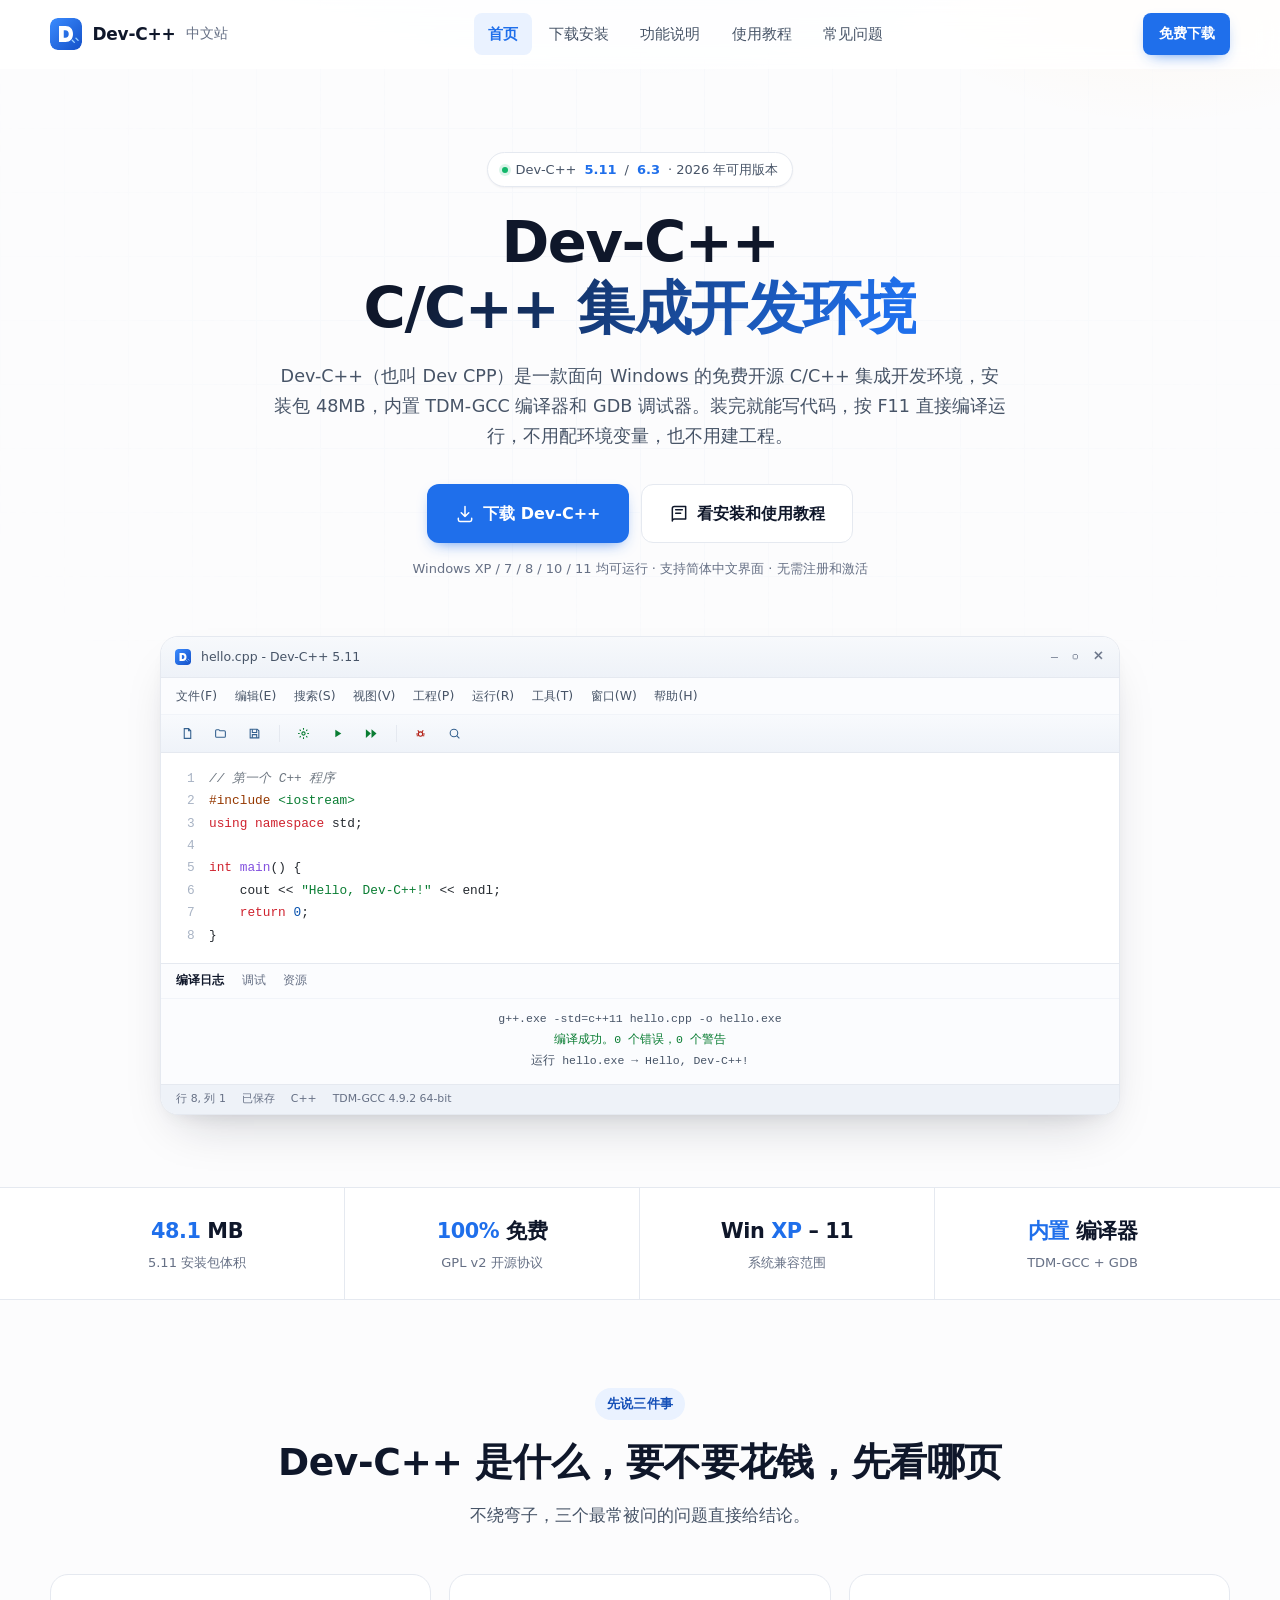
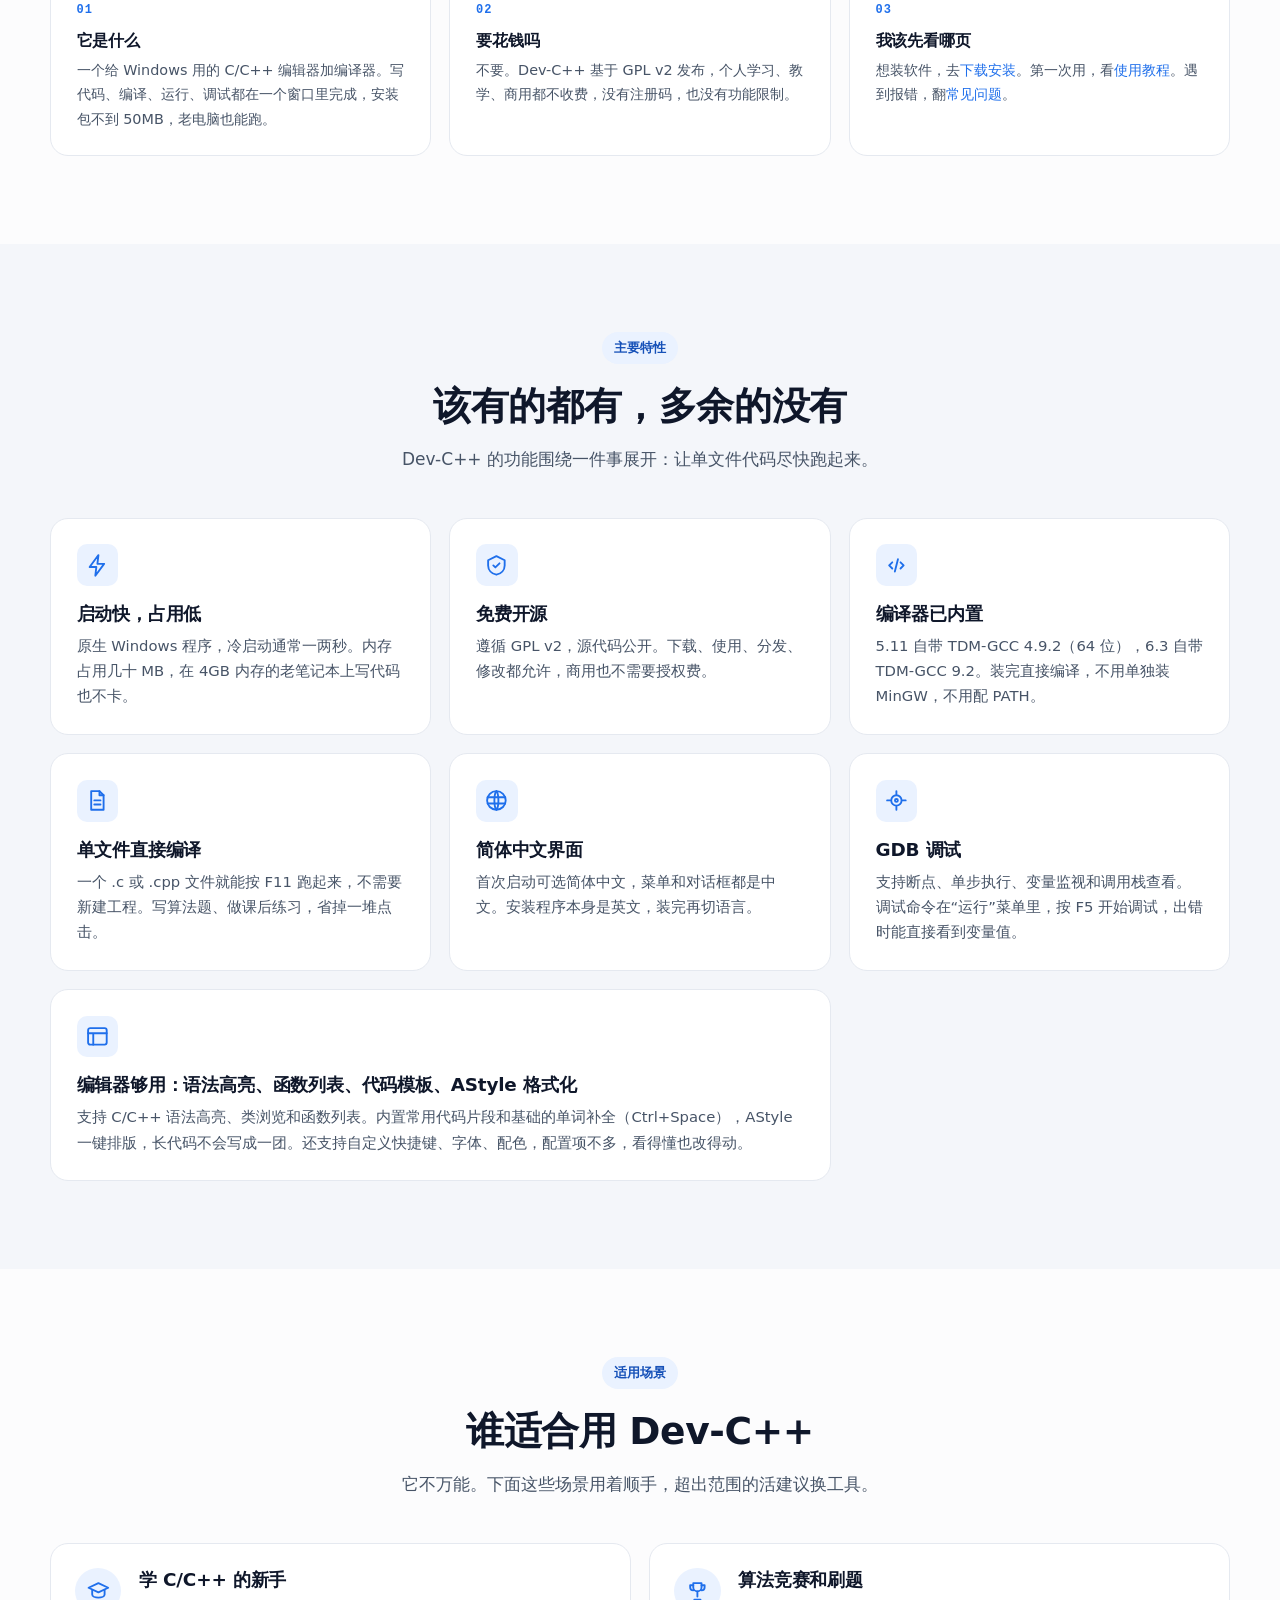
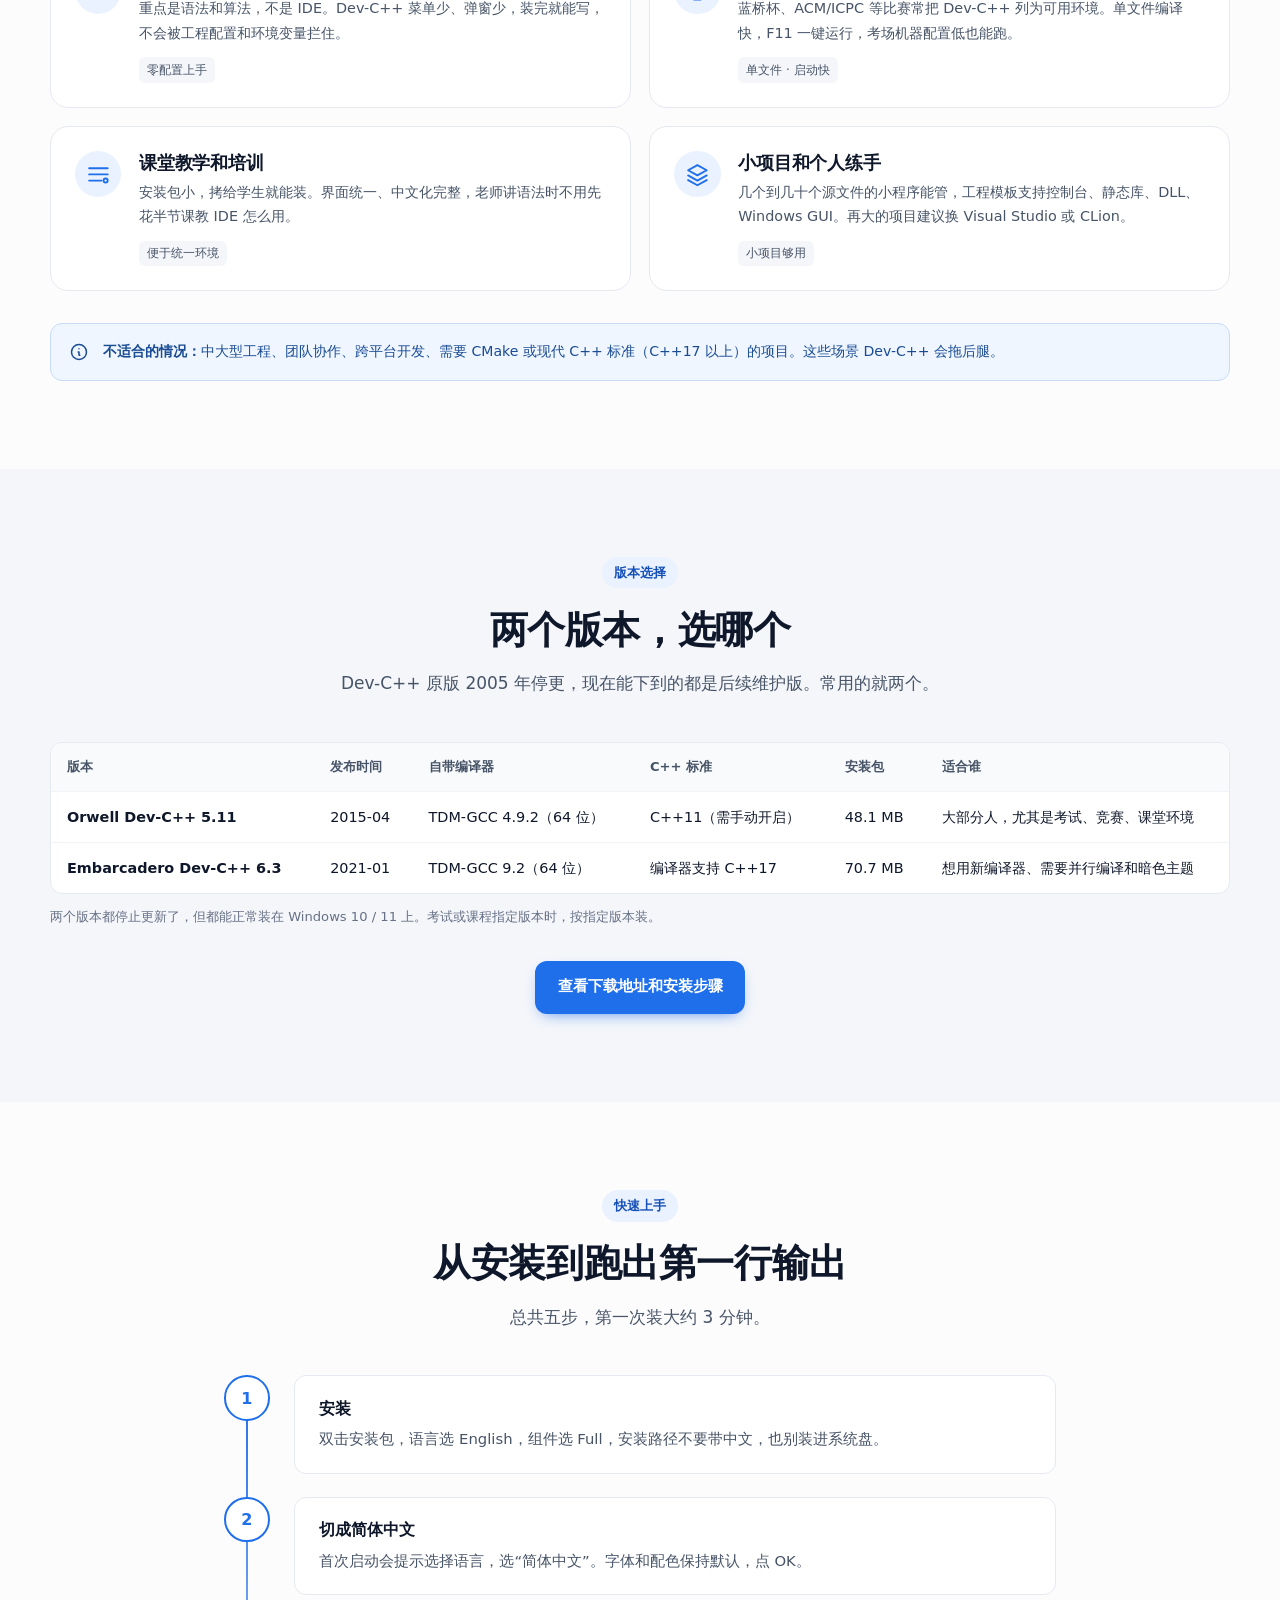
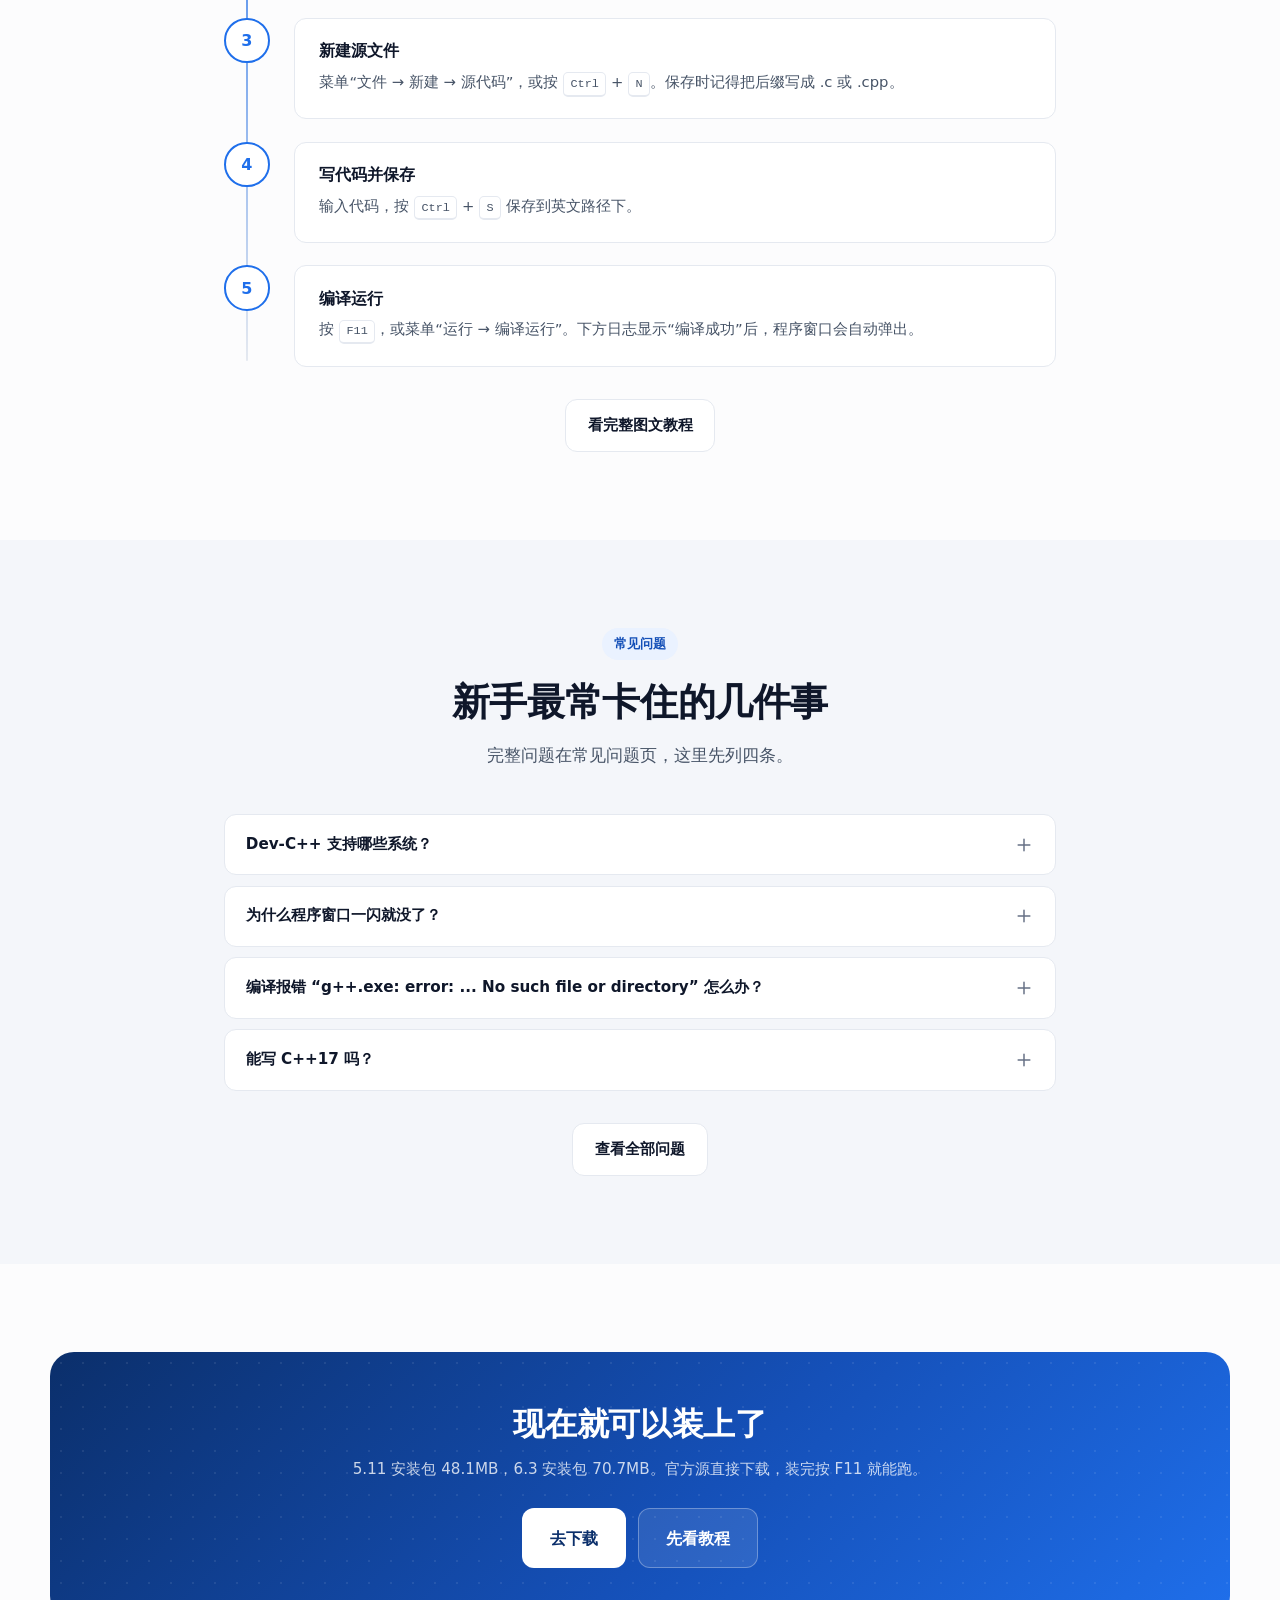
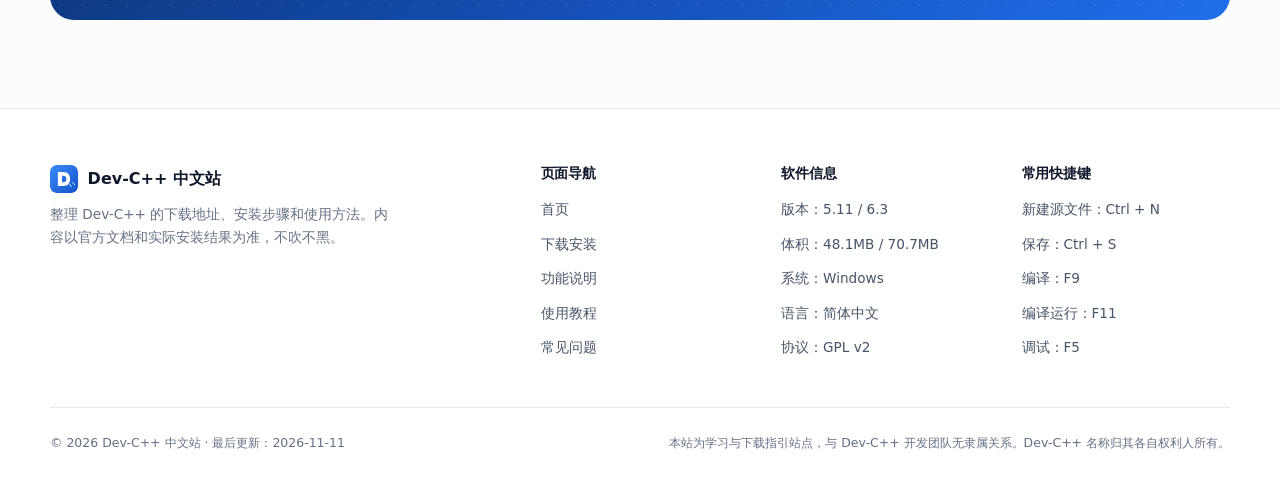
<file: index.html>
<!DOCTYPE html>
<html lang="zh-CN">
<head>
<meta charset="UTF-8">
<meta name="viewport" content="width=device-width, initial-scale=1">
<title>Dev-C++下载｜2026最新版安装包（5.11/6.3）</title>
<meta name="description" content="Dev-C++ 5.11 与 6.3 官方安装包下载，附安装步骤、简体中文设置、编译运行、断点调试和常见报错解决。免费开源的 Windows C/C++ 集成开发环境，安装包 48MB。">
<meta name="keywords" content="Dev-C++,Dev C++,Dev-C++下载,Dev C++下载,Dev-C++安装教程,C/C++ IDE">

<meta name="theme-color" content="#1f6feb">
<meta property="og:type" content="website">
<meta property="og:site_name" content="Dev-C++ 中文站">
<meta property="og:title" content="Dev-C++下载｜2026最新版安装包（5.11/6.3）">
<meta property="og:description" content="Dev-C++ 5.11 与 6.3 官方安装包下载，附安装步骤、简体中文设置、编译运行、断点调试和常见报错解决。免费开源的 Windows C/C++ 集成开发环境，安装包 48MB。">
<meta name="twitter:card" content="summary">
<meta property="og:url" content="https://devcpp-cn.github.io/">
<link rel="canonical" href="https://devcpp-cn.github.io/">
<link rel="icon" href="assets/logo.svg" type="image/svg+xml">
<script>document.documentElement.classList.add("js");</script>
<link rel="stylesheet" href="assets/style.css">
<script type="application/ld+json">
{
  "@context": "https://schema.org",
  "@type": "SoftwareApplication",
  "name": "Dev-C++",
  "alternateName": "Dev C++",
  "applicationCategory": "DeveloperApplication",
  "operatingSystem": "Windows XP, Windows 7, Windows 8, Windows 10, Windows 11",
  "softwareVersion": "5.11 / 6.3",
  "inLanguage": "zh-CN",
  "url": "https://devcpp-cn.github.io/",
  "downloadUrl": "https://devcpp-cn.github.io/download.html",
  "offers": { "@type": "Offer", "price": "0", "priceCurrency": "CNY" },
  "description": "Dev-C++ 是一款免费开源的 Windows C/C++ 集成开发环境，内置 TDM-GCC 编译器与 GDB 调试器，安装包 48MB，适合 C/C++ 入门、算法竞赛和课堂教学。"
}
</script>
</head>
<body>

<!-- ===== 顶栏 ===== -->
<header class="topbar">
	<div class="wrap topbar__inner">
		<a class="brand" href="index.html">
			<img src="assets/logo.svg" alt="Dev-C++">
			Dev-C++ <span>中文站</span>
		</a>
		<nav class="nav" aria-label="主导航">
			<a class="is-active" href="index.html">首页</a>
			<a href="download.html">下载安装</a>
			<a href="features.html">功能说明</a>
			<a href="tutorial.html">使用教程</a>
			<a href="faq.html">常见问题</a>
		</nav>
		<div class="topbar__right">
			<a class="btn btn--pri btn--sm" href="download.html">免费下载</a>
			<button type="button" class="burger" aria-label="打开菜单" aria-expanded="false"><span></span></button>
		</div>
	</div>
</header>
<nav class="mobnav" aria-label="移动端导航">
	<a href="index.html">首页</a>
	<a href="download.html">下载安装</a>
	<a href="features.html">功能说明</a>
	<a href="tutorial.html">使用教程</a>
	<a href="faq.html">常见问题</a>
	<a class="btn btn--pri" href="download.html">免费下载</a>
</nav>

<!-- ===== 首屏 ===== -->
<section class="hero">
	<div class="wrap center">
		<div class="hero__badge">
			<span class="dot"></span>
			Dev-C++ <b>5.11</b> / <b>6.3</b> · 2026 年可用版本
		</div>
		<h1 class="h1">
			Dev-C++<br>
			<span class="text-gradient">C/C++ 集成开发环境</span>
		</h1>
		<p class="lead">
			Dev-C++（也叫 Dev CPP）是一款面向 Windows 的免费开源 C/C++ 集成开发环境，安装包 48MB，内置 TDM-GCC 编译器和 GDB 调试器。装完就能写代码，按 F11 直接编译运行，不用配环境变量，也不用建工程。
		</p>
		<div class="hero__actions">
			<a class="btn btn--pri btn--lg" href="download.html">
				<svg class="ic" viewBox="0 0 24 24"><path d="M12 3v12m0 0l-4.5-4.5M12 15l4.5-4.5"/><path d="M4 17v2a2 2 0 002 2h12a2 2 0 002-2v-2"/></svg>
				下载 Dev-C++
			</a>
			<a class="btn btn--ghost btn--lg" href="tutorial.html">
				<svg class="ic" viewBox="0 0 24 24"><path d="M4 5.5A2.5 2.5 0 016.5 3H20v15H6.5A2.5 2.5 0 004 20.5z"/><path d="M8 7h8M8 11h6"/></svg>
				看安装和使用教程
			</a>
		</div>
		<p class="hero__note">Windows XP / 7 / 8 / 10 / 11 均可运行 · 支持简体中文界面 · 无需注册和激活</p>

		<!-- IDE 界面模拟 -->
		<div class="hero__mockup">
			<div class="ide" role="img" aria-label="Dev-C++ 编辑器界面示意">
				<div class="ide__titlebar">
					<img src="assets/logo.svg" alt="">
					<span class="ide__title">hello.cpp - Dev-C++ 5.11</span>
					<span class="ide__winbtns"><span>—</span><span>▢</span><span>✕</span></span>
				</div>
				<div class="ide__menubar">
					<span>文件(F)</span><span>编辑(E)</span><span>搜索(S)</span><span>视图(V)</span><span>工程(P)</span><span>运行(R)</span><span>工具(T)</span><span>窗口(W)</span><span>帮助(H)</span>
				</div>
				<div class="ide__toolbar">
					<span class="tb" title="新建"><svg width="13" height="13" viewBox="0 0 24 24" fill="none" stroke="currentColor" stroke-width="2"><path d="M6 3h8l4 4v14H6z"/><path d="M14 3v4h4"/></svg></span>
					<span class="tb" title="打开"><svg width="13" height="13" viewBox="0 0 24 24" fill="none" stroke="currentColor" stroke-width="2"><path d="M3 7a2 2 0 012-2h4l2 2h8a2 2 0 012 2v8a2 2 0 01-2 2H5a2 2 0 01-2-2z"/></svg></span>
					<span class="tb" title="保存"><svg width="13" height="13" viewBox="0 0 24 24" fill="none" stroke="currentColor" stroke-width="2"><path d="M4 4h13l3 3v13H4z"/><path d="M8 4v6h8V4M8 20v-6h8v6"/></svg></span>
					<span class="tb--sep"></span>
					<span class="tb tb--run" title="编译"><svg width="13" height="13" viewBox="0 0 24 24" fill="none" stroke="currentColor" stroke-width="2"><circle cx="12" cy="12" r="3"/><path d="M12 2v3M12 19v3M2 12h3M19 12h3M4.9 4.9l2.1 2.1M17 17l2.1 2.1M19.1 4.9L17 7M7 17l-2.1 2.1"/></svg></span>
					<span class="tb tb--run" title="运行"><svg width="13" height="13" viewBox="0 0 24 24" fill="currentColor"><path d="M8 5l11 7-11 7z"/></svg></span>
					<span class="tb tb--run" title="编译运行"><svg width="15" height="15" viewBox="0 0 24 24" fill="currentColor"><path d="M3 5l8 7-8 7z"/><path d="M12 5l8 7-8 7z"/></svg></span>
					<span class="tb--sep"></span>
					<span class="tb tb--dbg" title="调试"><svg width="13" height="13" viewBox="0 0 24 24" fill="none" stroke="currentColor" stroke-width="2"><circle cx="12" cy="13" r="4"/><path d="M9 9l-2-3M15 9l2-3M8 13H4M20 13h-4M8 16H5M19 16h-3"/></svg></span>
					<span class="tb" title="查找"><svg width="13" height="13" viewBox="0 0 24 24" fill="none" stroke="currentColor" stroke-width="2"><circle cx="11" cy="11" r="7"/><path d="M16 16l5 5"/></svg></span>
				</div>
				<div class="ide__body">
					<div class="ide__editor">
						<div class="code">
							<div class="row"><span class="ln">1</span><span class="cl"><span class="c-com">// 第一个 C++ 程序</span></span></div>
							<div class="row"><span class="ln">2</span><span class="cl"><span class="c-inc">#include</span> <span class="c-str">&lt;iostream&gt;</span></span></div>
							<div class="row"><span class="ln">3</span><span class="cl"><span class="c-key">using</span> <span class="c-key">namespace</span> std;</span></div>
							<div class="row"><span class="ln">4</span><span class="cl"></span></div>
							<div class="row"><span class="ln">5</span><span class="cl"><span class="c-key">int</span> <span class="c-fn">main</span>() {</span></div>
							<div class="row"><span class="ln">6</span><span class="cl">    cout &lt;&lt; <span class="c-str">"Hello, Dev-C++!"</span> &lt;&lt; endl;</span></div>
							<div class="row"><span class="ln">7</span><span class="cl">    <span class="c-key">return</span> <span class="c-num">0</span>;</span></div>
							<div class="row"><span class="ln">8</span><span class="cl">}</span></div>
						</div>
					</div>
					<div class="ide__log">
						<div class="ide__logtabs"><b>编译日志</b><span>调试</span><span>资源</span></div>
						<div class="ide__logbody">
							<div>g++.exe -std=c++11 hello.cpp -o hello.exe</div>
							<div class="ok">编译成功。0 个错误，0 个警告</div>
							<div>运行 hello.exe → Hello, Dev-C++!</div>
						</div>
					</div>
					<div class="ide__statusbar">
						<span>行 8, 列 1</span><span>已保存</span><span>C++</span><span>TDM-GCC 4.9.2 64-bit</span>
					</div>
				</div>
			</div>
		</div>
	</div>
</section>

<!-- ===== 数据条 ===== -->
<section class="stats">
	<div class="wrap stats__grid">
		<div class="stats__item">
			<div class="stats__val"><em>48.1</em> MB</div>
			<div class="stats__lbl">5.11 安装包体积</div>
		</div>
		<div class="stats__item">
			<div class="stats__val"><em>100%</em> 免费</div>
			<div class="stats__lbl">GPL v2 开源协议</div>
		</div>
		<div class="stats__item">
			<div class="stats__val">Win <em>XP</em> – 11</div>
			<div class="stats__lbl">系统兼容范围</div>
		</div>
		<div class="stats__item">
			<div class="stats__val"><em>内置</em> 编译器</div>
			<div class="stats__lbl">TDM-GCC + GDB</div>
		</div>
	</div>
</section>

<!-- ===== 三个速答 ===== -->
<section class="sec">
	<div class="wrap">
		<div class="sec-head center reveal">
			<span class="eyebrow">先说三件事</span>
			<h2 class="h2">Dev-C++ 是什么，要不要花钱，先看哪页</h2>
			<p class="lead">不绕弯子，三个最常被问的问题直接给结论。</p>
		</div>
		<div class="qa reveal">
			<div class="qa__item">
				<h3>它是什么</h3>
				<p>一个给 Windows 用的 C/C++ 编辑器加编译器。写代码、编译、运行、调试都在一个窗口里完成，安装包不到 50MB，老电脑也能跑。</p>
			</div>
			<div class="qa__item">
				<h3>要花钱吗</h3>
				<p>不要。Dev-C++ 基于 GPL v2 发布，个人学习、教学、商用都不收费，没有注册码，也没有功能限制。</p>
			</div>
			<div class="qa__item">
				<h3>我该先看哪页</h3>
				<p>想装软件，去<a href="download.html">下载安装</a>。第一次用，看<a href="tutorial.html">使用教程</a>。遇到报错，翻<a href="faq.html">常见问题</a>。</p>
			</div>
		</div>
	</div>
</section>

<!-- ===== 功能 ===== -->
<section class="sec sec--alt" id="features">
	<div class="wrap">
		<div class="sec-head center reveal">
			<span class="eyebrow">主要特性</span>
			<h2 class="h2">该有的都有，多余的没有</h2>
			<p class="lead">Dev-C++ 的功能围绕一件事展开：让单文件代码尽快跑起来。</p>
		</div>
		<div class="grid grid--3 reveal">
			<article class="card">
				<div class="card__icon">
					<svg class="ic ic-lg" viewBox="0 0 24 24"><path d="M13 2L4.5 13.5H11L10 22l8.5-11.5H12z"/></svg>
				</div>
				<h3 class="h3">启动快，占用低</h3>
				<p>原生 Windows 程序，冷启动通常一两秒。内存占用几十 MB，在 4GB 内存的老笔记本上写代码也不卡。</p>
			</article>
			<article class="card">
				<div class="card__icon">
					<svg class="ic ic-lg" viewBox="0 0 24 24"><path d="M12 3l8 4v5c0 4.4-3.2 7.9-8 9-4.8-1.1-8-4.6-8-9V7z"/><path d="M9 12l2 2 4-4"/></svg>
				</div>
				<h3 class="h3">免费开源</h3>
				<p>遵循 GPL v2，源代码公开。下载、使用、分发、修改都允许，商用也不需要授权费。</p>
			</article>
			<article class="card">
				<div class="card__icon">
					<svg class="ic ic-lg" viewBox="0 0 24 24"><path d="M8 9l-3 3 3 3M16 9l3 3-3 3M13.5 6l-3 12"/></svg>
				</div>
				<h3 class="h3">编译器已内置</h3>
				<p>5.11 自带 TDM-GCC 4.9.2（64 位），6.3 自带 TDM-GCC 9.2。装完直接编译，不用单独装 MinGW，不用配 PATH。</p>
			</article>
			<article class="card">
				<div class="card__icon">
					<svg class="ic ic-lg" viewBox="0 0 24 24"><path d="M6 3h8l4 4v14H6z"/><path d="M14 3v4h4M9 12h6M9 16h6"/></svg>
				</div>
				<h3 class="h3">单文件直接编译</h3>
				<p>一个 .c 或 .cpp 文件就能按 F11 跑起来，不需要新建工程。写算法题、做课后练习，省掉一堆点击。</p>
			</article>
			<article class="card">
				<div class="card__icon">
					<svg class="ic ic-lg" viewBox="0 0 24 24"><circle cx="12" cy="12" r="9"/><path d="M3.6 9h16.8M3.6 15h16.8M12 3c2.6 3 2.6 15 0 18M12 3c-2.6 3-2.6 15 0 18"/></svg>
				</div>
				<h3 class="h3">简体中文界面</h3>
				<p>首次启动可选简体中文，菜单和对话框都是中文。安装程序本身是英文，装完再切语言。</p>
			</article>
			<article class="card">
				<div class="card__icon">
					<svg class="ic ic-lg" viewBox="0 0 24 24"><path d="M12 3v3M12 18v3M3 12h3M18 12h3"/><circle cx="12" cy="12" r="5"/><circle cx="12" cy="12" r="1.4"/></svg>
				</div>
				<h3 class="h3">GDB 调试</h3>
				<p>支持断点、单步执行、变量监视和调用栈查看。调试命令在“运行”菜单里，按 F5 开始调试，出错时能直接看到变量值。</p>
			</article>
			<article class="card card--wide">
				<div class="card__icon">
					<svg class="ic ic-lg" viewBox="0 0 24 24"><rect x="3" y="4" width="18" height="16" rx="2"/><path d="M3 9h18M8 9v11"/></svg>
				</div>
				<h3 class="h3">编辑器够用：语法高亮、函数列表、代码模板、AStyle 格式化</h3>
				<p>支持 C/C++ 语法高亮、类浏览和函数列表。内置常用代码片段和基础的单词补全（Ctrl+Space），AStyle 一键排版，长代码不会写成一团。还支持自定义快捷键、字体、配色，配置项不多，看得懂也改得动。</p>
			</article>
		</div>
	</div>
</section>

<!-- ===== 场景 ===== -->
<section class="sec">
	<div class="wrap">
		<div class="sec-head center reveal">
			<span class="eyebrow">适用场景</span>
			<h2 class="h2">谁适合用 Dev-C++</h2>
			<p class="lead">它不万能。下面这些场景用着顺手，超出范围的活建议换工具。</p>
		</div>
		<div class="scene reveal">
			<div class="scene__item">
				<div class="scene__icon">
					<svg class="ic ic-lg" viewBox="0 0 24 24"><path d="M12 4L2.5 8.5 12 13l9.5-4.5z"/><path d="M6 10.5V15c0 1.7 2.7 3 6 3s6-1.3 6-3v-4.5"/></svg>
				</div>
				<div>
					<h3 class="h3">学 C/C++ 的新手</h3>
					<p>重点是语法和算法，不是 IDE。Dev-C++ 菜单少、弹窗少，装完就能写，不会被工程配置和环境变量拦住。</p>
					<span class="tag">零配置上手</span>
				</div>
			</div>
			<div class="scene__item">
				<div class="scene__icon">
					<svg class="ic ic-lg" viewBox="0 0 24 24"><path d="M8 4h8v4a4 4 0 01-8 0z"/><path d="M8 6H5v2a3 3 0 003 3M16 6h3v2a3 3 0 01-3 3"/><path d="M12 12v5M9 20h6"/></svg>
				</div>
				<div>
					<h3 class="h3">算法竞赛和刷题</h3>
					<p>蓝桥杯、ACM/ICPC 等比赛常把 Dev-C++ 列为可用环境。单文件编译快，F11 一键运行，考场机器配置低也能跑。</p>
					<span class="tag">单文件 · 启动快</span>
				</div>
			</div>
			<div class="scene__item">
				<div class="scene__icon">
					<svg class="ic ic-lg" viewBox="0 0 24 24"><path d="M3 6h18M3 12h18M3 18h12"/><circle cx="19" cy="18" r="2"/></svg>
				</div>
				<div>
					<h3 class="h3">课堂教学和培训</h3>
					<p>安装包小，拷给学生就能装。界面统一、中文化完整，老师讲语法时不用先花半节课教 IDE 怎么用。</p>
					<span class="tag">便于统一环境</span>
				</div>
			</div>
			<div class="scene__item">
				<div class="scene__icon">
					<svg class="ic ic-lg" viewBox="0 0 24 24"><path d="M12 3l9 5-9 5-9-5z"/><path d="M3 13l9 5 9-5M3 17.5l9 5 9-5"/></svg>
				</div>
				<div>
					<h3 class="h3">小项目和个人练手</h3>
					<p>几个到几十个源文件的小程序能管，工程模板支持控制台、静态库、DLL、Windows GUI。再大的项目建议换 Visual Studio 或 CLion。</p>
					<span class="tag">小项目够用</span>
				</div>
			</div>
		</div>
		<div class="note note--blue mt-8 reveal">
			<svg class="ic" viewBox="0 0 24 24"><circle cx="12" cy="12" r="9"/><path d="M12 8h.01M11 12h1v4h1"/></svg>
			<div><b>不适合的情况：</b>中大型工程、团队协作、跨平台开发、需要 CMake 或现代 C++ 标准（C++17 以上）的项目。这些场景 Dev-C++ 会拖后腿。</div>
		</div>
	</div>
</section>

<!-- ===== 版本 ===== -->
<section class="sec sec--alt">
	<div class="wrap">
		<div class="sec-head center reveal">
			<span class="eyebrow">版本选择</span>
			<h2 class="h2">两个版本，选哪个</h2>
			<p class="lead">Dev-C++ 原版 2005 年停更，现在能下到的都是后续维护版。常用的就两个。</p>
		</div>
		<div class="table-wrap reveal">
			<table>
					<tbody><tr>
						<th scope="col">版本</th>
						<th scope="col">发布时间</th>
						<th scope="col">自带编译器</th>
						<th scope="col">C++ 标准</th>
						<th scope="col">安装包</th>
						<th scope="col">适合谁</th>
					</tr>
					<tr>
						<td><b>Orwell Dev-C++ 5.11</b></td>
						<td>2015-04</td>
						<td>TDM-GCC 4.9.2（64 位）</td>
						<td>C++11（需手动开启）</td>
						<td>48.1 MB</td>
						<td>大部分人，尤其是考试、竞赛、课堂环境</td>
					</tr>
					<tr>
						<td><b>Embarcadero Dev-C++ 6.3</b></td>
						<td>2021-01</td>
						<td>TDM-GCC 9.2（64 位）</td>
						<td>编译器支持 C++17</td>
						<td>70.7 MB</td>
						<td>想用新编译器、需要并行编译和暗色主题</td>
					</tr>
				</tbody>
			</table>
		</div>
		<p class="table-note reveal">两个版本都停止更新了，但都能正常装在 Windows 10 / 11 上。考试或课程指定版本时，按指定版本装。</p>
		<div class="center mt-8 reveal">
			<a class="btn btn--pri" href="download.html">查看下载地址和安装步骤</a>
		</div>
	</div>
</section>

<!-- ===== 五步上手 ===== -->
<section class="sec">
	<div class="wrap">
		<div class="sec-head center reveal">
			<span class="eyebrow">快速上手</span>
			<h2 class="h2">从安装到跑出第一行输出</h2>
			<p class="lead">总共五步，第一次装大约 3 分钟。</p>
		</div>
		<div class="timeline reveal">
			<div class="step">
				<div class="step__num">1</div>
				<div class="step__box">
					<h3>安装</h3>
					<p>双击安装包，语言选 English，组件选 Full，安装路径不要带中文，也别装进系统盘。</p>
				</div>
			</div>
			<div class="step">
				<div class="step__num">2</div>
				<div class="step__box">
					<h3>切成简体中文</h3>
					<p>首次启动会提示选择语言，选“简体中文”。字体和配色保持默认，点 OK。</p>
				</div>
			</div>
			<div class="step">
				<div class="step__num">3</div>
				<div class="step__box">
					<h3>新建源文件</h3>
					<p>菜单“文件 → 新建 → 源代码”，或按 <span class="kbd">Ctrl</span> + <span class="kbd">N</span>。保存时记得把后缀写成 .c 或 .cpp。</p>
				</div>
			</div>
			<div class="step">
				<div class="step__num">4</div>
				<div class="step__box">
					<h3>写代码并保存</h3>
					<p>输入代码，按 <span class="kbd">Ctrl</span> + <span class="kbd">S</span> 保存到英文路径下。</p>
				</div>
			</div>
			<div class="step">
				<div class="step__num">5</div>
				<div class="step__box">
					<h3>编译运行</h3>
					<p>按 <span class="kbd">F11</span>，或菜单“运行 → 编译运行”。下方日志显示“编译成功”后，程序窗口会自动弹出。</p>
				</div>
			</div>
		</div>
		<div class="center mt-8 reveal">
			<a class="btn btn--ghost" href="tutorial.html">看完整图文教程</a>
		</div>
	</div>
</section>

<!-- ===== 常见问题 ===== -->
<section class="sec sec--alt">
	<div class="wrap">
		<div class="sec-head center reveal">
			<span class="eyebrow">常见问题</span>
			<h2 class="h2">新手最常卡住的几件事</h2>
			<p class="lead">完整问题在常见问题页，这里先列四条。</p>
		</div>
		<div class="faq reveal">
			<div class="faq__item">
				<button type="button" class="faq__q" aria-expanded="false">
					Dev-C++ 支持哪些系统？
					<svg class="ic" viewBox="0 0 24 24"><path d="M12 5v14M5 12h14"/></svg>
				</button>
				<div class="faq__a"><div>5.11 可以在 Windows XP、Vista、7、8、8.1、10、11 上运行。6.3 需要 Windows 7 及以上。它没有 Linux 和 macOS 版本。</div></div>
			</div>
			<div class="faq__item">
				<button type="button" class="faq__q" aria-expanded="false">
					为什么程序窗口一闪就没了？
					<svg class="ic" viewBox="0 0 24 24"><path d="M12 5v14M5 12h14"/></svg>
				</button>
				<div class="faq__a"><div>双击 exe 运行时，程序执行完就退出，窗口自然关闭。用 F11 编译运行不会闪退。如果直接运行 exe，可在 return 0 前加 <code>system("pause");</code>，并 <code>#include &lt;stdlib.h&gt;</code>。</div></div>
			</div>
			<div class="faq__item">
				<button type="button" class="faq__q" aria-expanded="false">
					编译报错 “g++.exe: error: ... No such file or directory” 怎么办？
					<svg class="ic" viewBox="0 0 24 24"><path d="M12 5v14M5 12h14"/></svg>
				</button>
				<div class="faq__a"><div>九成是路径问题。源文件放在中文名文件夹或桌面路径里，编译器找不到。把文件挪到 D:\code 这类纯英文、无空格的目录再编译。</div></div>
			</div>
			<div class="faq__item">
				<button type="button" class="faq__q" aria-expanded="false">
					能写 C++17 吗？
					<svg class="ic" viewBox="0 0 24 24"><path d="M12 5v14M5 12h14"/></svg>
				</button>
				<div class="faq__a"><div>5.11 自带的 GCC 4.9.2 最高支持 C++11，且要在编译选项里手动加 -std=c++11。要用 C++17，装 6.3（GCC 9.2），或在工具 → 编译选项里换成新版 MinGW。</div></div>
			</div>
		</div>
		<div class="center mt-8 reveal">
			<a class="btn btn--ghost" href="faq.html">查看全部问题</a>
		</div>
	</div>
</section>

<!-- ===== CTA ===== -->
<section class="sec">
	<div class="wrap">
		<div class="cta reveal">
			<h2>现在就可以装上了</h2>
			<p>5.11 安装包 48.1MB，6.3 安装包 70.7MB。官方源直接下载，装完按 F11 就能跑。</p>
			<div class="hero__actions actions--flush">
				<a class="btn btn--dark btn--lg" href="download.html">去下载</a>
				<a class="btn btn--ghost btn--lg" href="tutorial.html">先看教程</a>
			</div>
		</div>
	</div>
</section>

<!-- ===== 页脚 ===== -->
<footer class="footer">
	<div class="wrap">
		<div class="footer__grid">
			<div>
				<div class="footer__brand"><img src="assets/logo.svg" alt="">Dev-C++ 中文站</div>
				<p class="footer__desc">整理 Dev-C++ 的下载地址、安装步骤和使用方法。内容以官方文档和实际安装结果为准，不吹不黑。</p>
			</div>
			<div>
				<h4>页面导航</h4>
				<ul>
					<li><a href="index.html">首页</a></li>
					<li><a href="download.html">下载安装</a></li>
					<li><a href="features.html">功能说明</a></li>
					<li><a href="tutorial.html">使用教程</a></li>
					<li><a href="faq.html">常见问题</a></li>
				</ul>
			</div>
			<div>
				<h4>软件信息</h4>
				<ul>
					<li><span>版本：5.11 / 6.3</span></li>
					<li><span>体积：48.1MB / 70.7MB</span></li>
					<li><span>系统：Windows</span></li>
					<li><span>语言：简体中文</span></li>
					<li><span>协议：GPL v2</span></li>
				</ul>
			</div>
			<div>
				<h4>常用快捷键</h4>
				<ul>
					<li><span>新建源文件：Ctrl + N</span></li>
					<li><span>保存：Ctrl + S</span></li>
					<li><span>编译：F9</span></li>
					<li><span>编译运行：F11</span></li>
					<li><span>调试：F5</span></li>
				</ul>
			</div>
		</div>
		<div class="footer__bottom">
			<span>© 2026 Dev-C++ 中文站 · 最后更新：2026-11-11</span>
			<span>本站为学习与下载指引站点，与 Dev-C++ 开发团队无隶属关系。Dev-C++ 名称归其各自权利人所有。</span>
		</div>
	</div>
</footer>

<button type="button" class="to-top" aria-label="返回顶部">
	<svg class="ic" viewBox="0 0 24 24"><path d="M12 19V5M6 11l6-6 6 6"/></svg>
</button>

<script src="assets/app.js"></script>
</body>
</html>
</file>
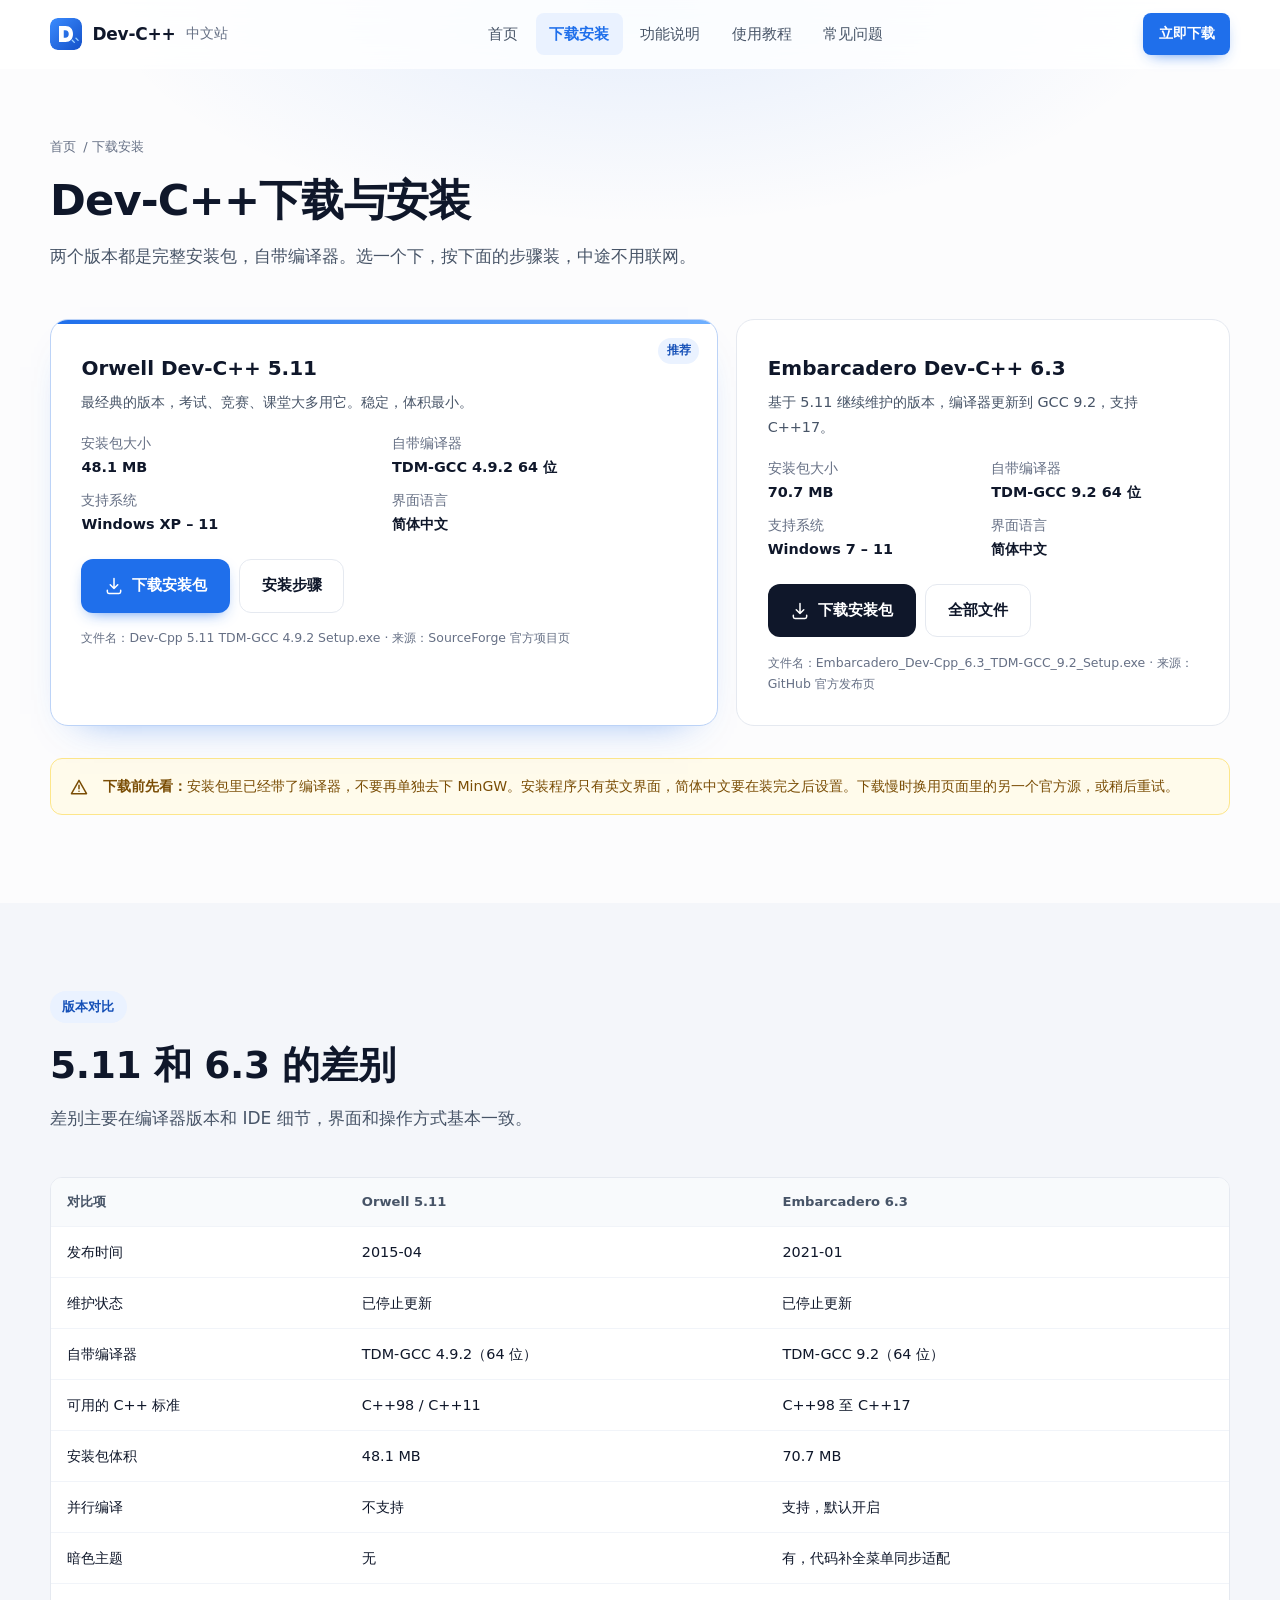
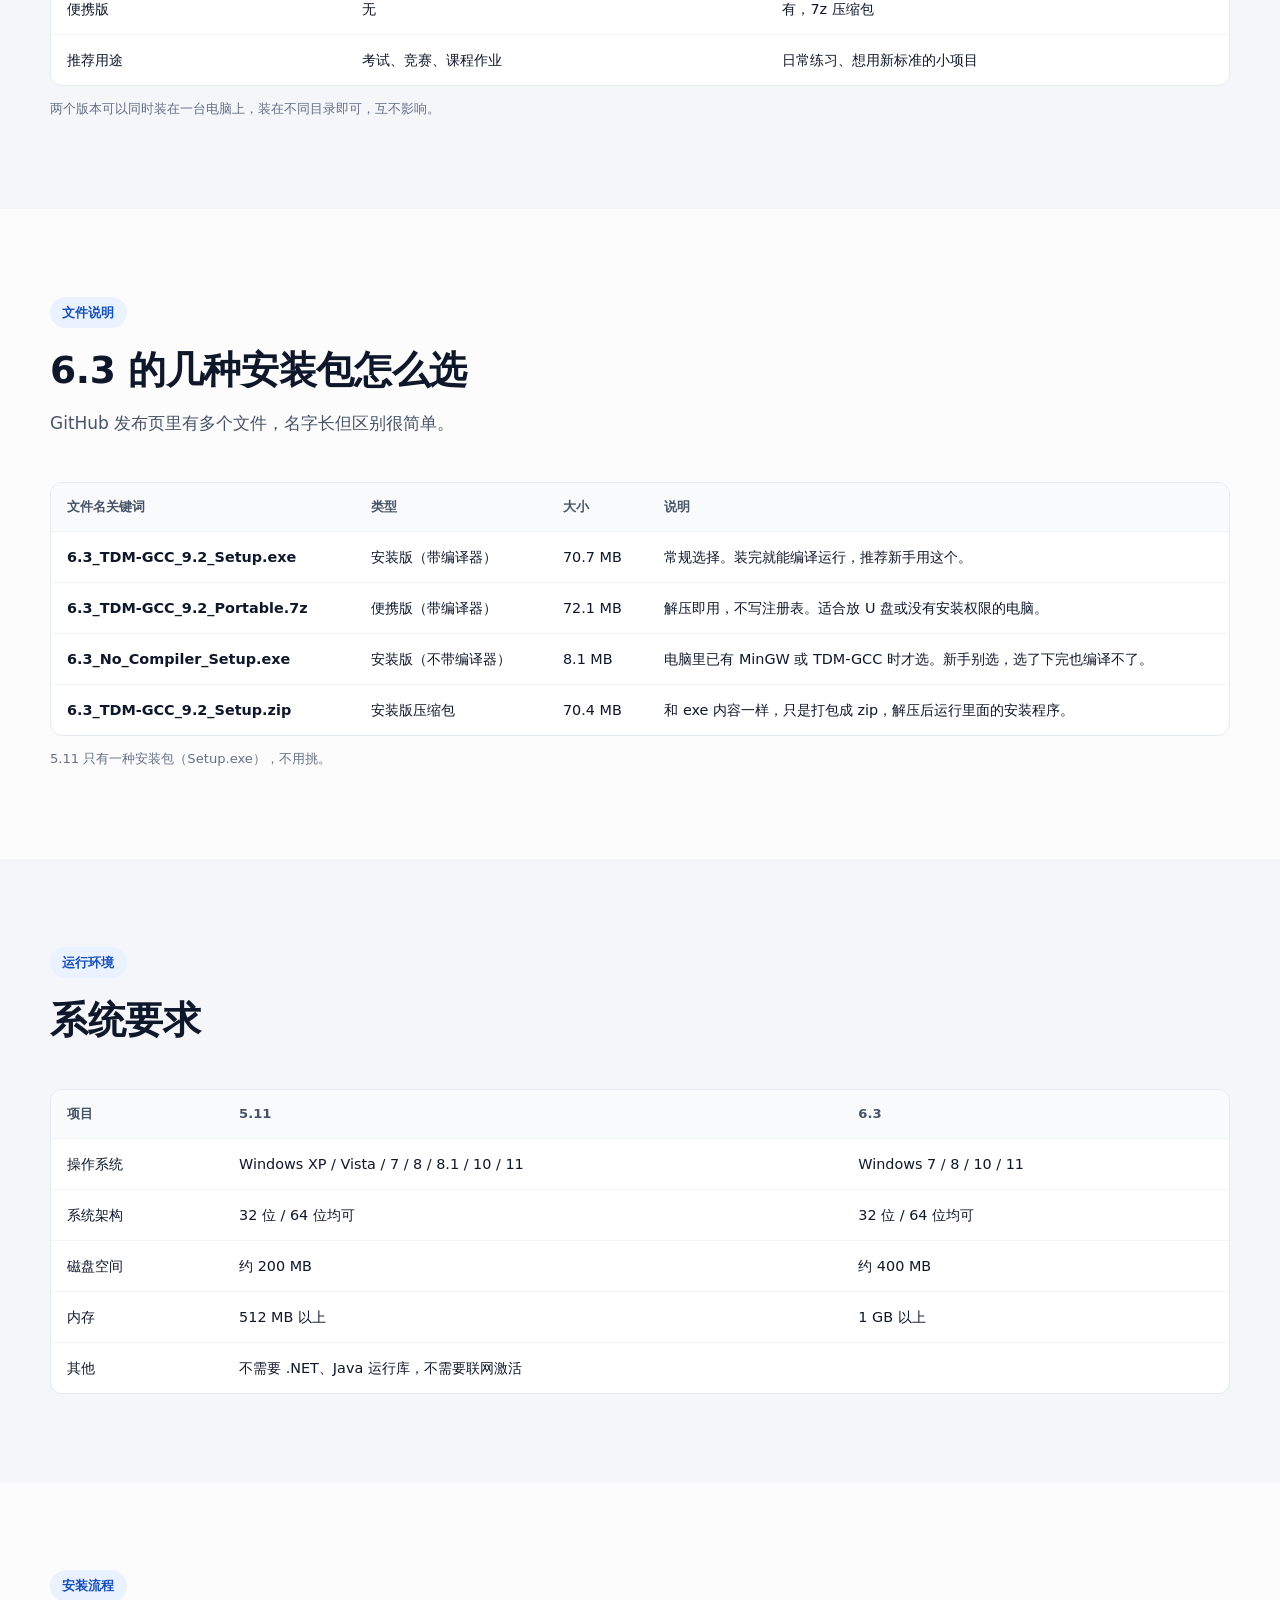
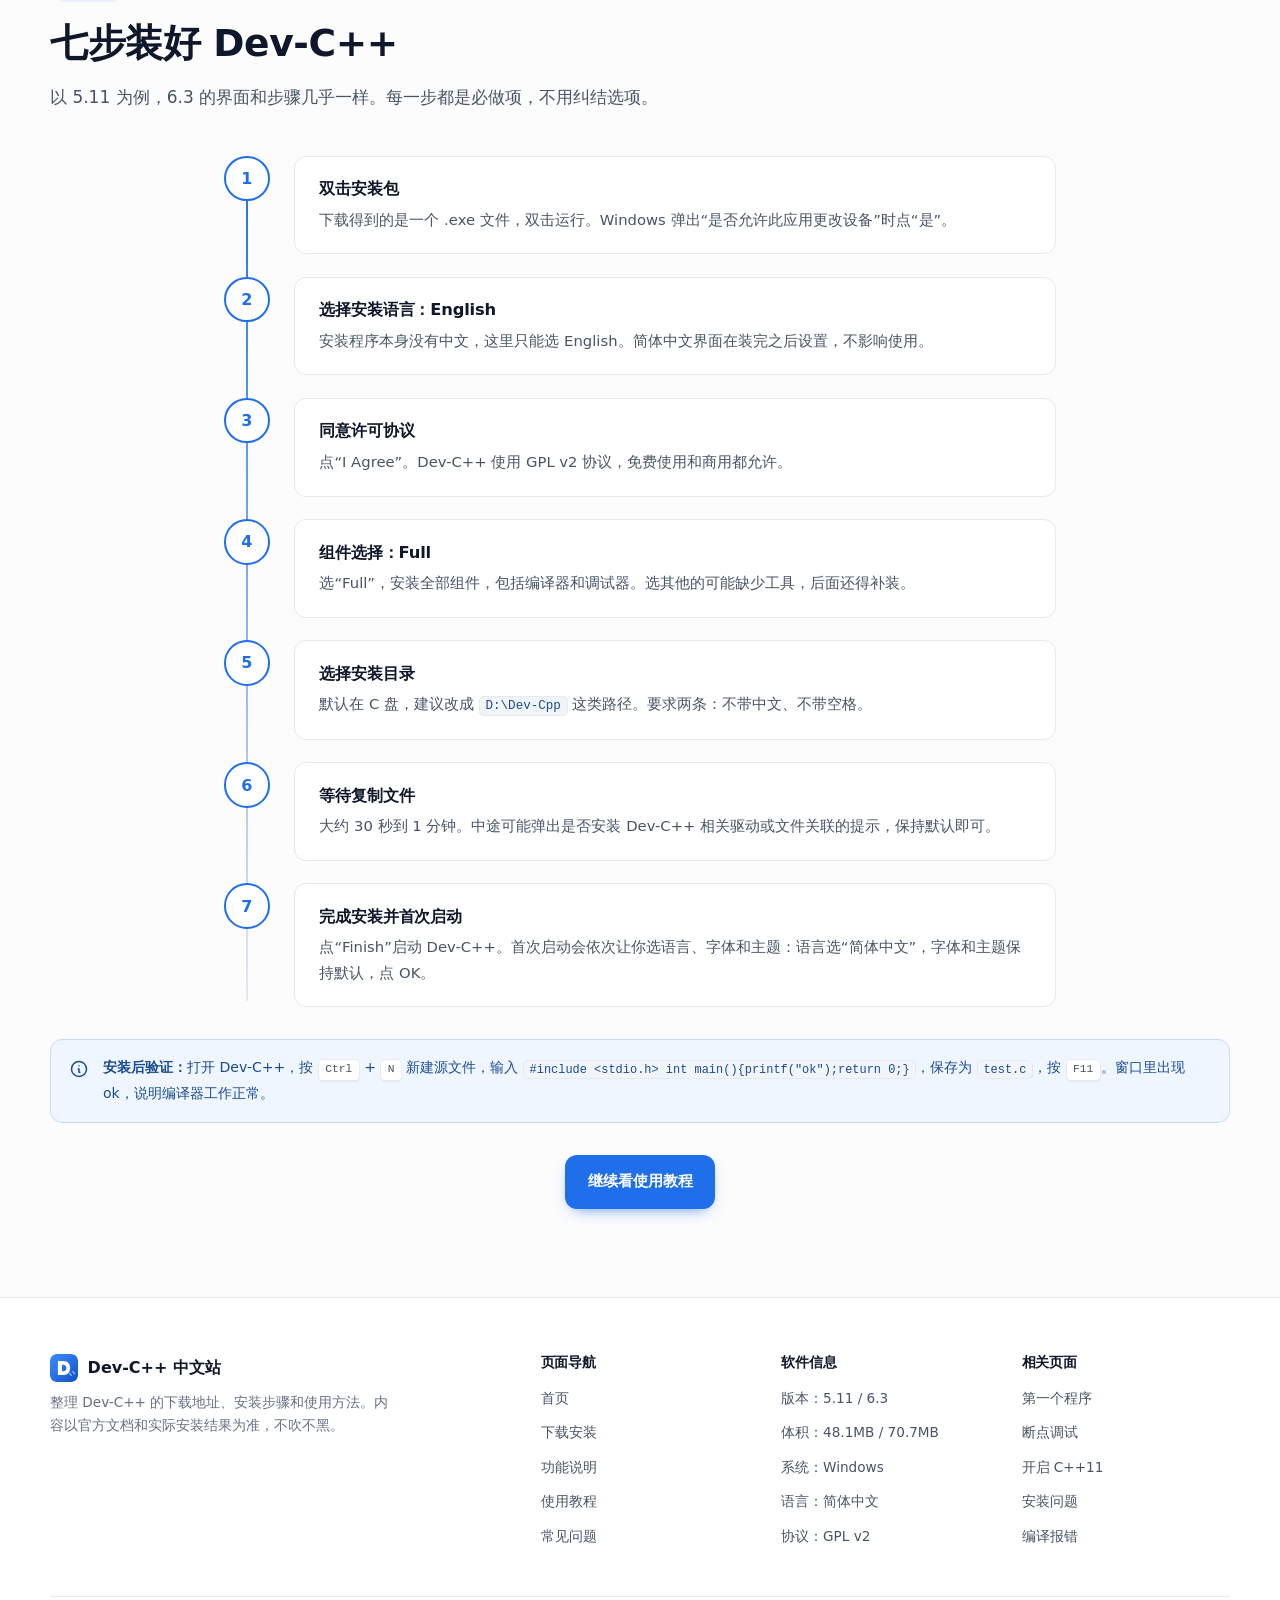
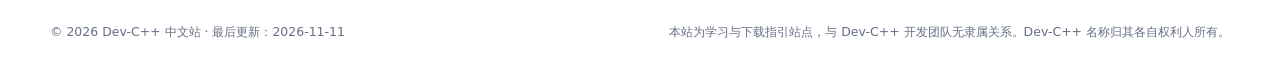
<file: download.html>
<!DOCTYPE html>
<html lang="zh-CN">
<head>
<meta charset="UTF-8">
<meta name="viewport" content="width=device-width, initial-scale=1">
<title>Dev-C++ 5.11 / 6.3下载地址与安装步骤</title>
<meta name="description" content="Dev-C++ 5.11 和 6.3 官方安装包下载地址，含安装包类型说明、系统要求、七步安装流程和安装后验证方法，两个版本可同时安装。">

<meta name="theme-color" content="#1f6feb">
<meta property="og:type" content="website">
<meta property="og:site_name" content="Dev-C++ 中文站">
<meta property="og:title" content="Dev-C++ 5.11 / 6.3下载地址与安装步骤">
<meta property="og:description" content="Dev-C++ 5.11 和 6.3 官方安装包下载地址，含安装包类型说明、系统要求、七步安装流程和安装后验证方法，两个版本可同时安装。">
<meta name="twitter:card" content="summary">
<meta property="og:url" content="https://devcpp-cn.github.io/download.html">
<link rel="canonical" href="https://devcpp-cn.github.io/download.html">
<link rel="icon" href="assets/logo.svg" type="image/svg+xml">
<script>document.documentElement.classList.add("js");</script>
<link rel="stylesheet" href="assets/style.css">
</head>
<body>

<header class="topbar">
	<div class="wrap topbar__inner">
		<a class="brand" href="index.html"><img src="assets/logo.svg" alt="Dev-C++">Dev-C++ <span>中文站</span></a>
		<nav class="nav" aria-label="主导航">
			<a href="index.html">首页</a>
			<a class="is-active" href="download.html">下载安装</a>
			<a href="features.html">功能说明</a>
			<a href="tutorial.html">使用教程</a>
			<a href="faq.html">常见问题</a>
		</nav>
		<div class="topbar__right">
			<a class="btn btn--pri btn--sm" href="#dl-511">立即下载</a>
			<button type="button" class="burger" aria-label="打开菜单" aria-expanded="false"><span></span></button>
		</div>
	</div>
</header>
<nav class="mobnav" aria-label="移动端导航">
	<a href="index.html">首页</a>
	<a href="download.html">下载安装</a>
	<a href="features.html">功能说明</a>
	<a href="tutorial.html">使用教程</a>
	<a href="faq.html">常见问题</a>
	<a class="btn btn--pri" href="#dl-511">立即下载</a>
</nav>

<section class="pagehead">
	<div class="wrap">
		<div class="crumb"><a href="index.html">首页</a> / 下载安装</div>
		<h1>Dev-C++下载与安装</h1>
		<p class="lead">两个版本都是完整安装包，自带编译器。选一个下，按下面的步骤装，中途不用联网。</p>
	</div>
</section>

<!-- 下载卡片 -->
<section class="sec sec--flush">
	<div class="wrap">
		<div class="dl">
			<article class="dl__card dl__card--rec" id="dl-511">
				<span class="dl__flag">推荐</span>
				<div class="dl__name">Orwell Dev-C++ 5.11</div>
				<p class="dl__sub">最经典的版本，考试、竞赛、课堂大多用它。稳定，体积最小。</p>
				<div class="dl__meta">
					<div>安装包大小<b>48.1 MB</b></div>
					<div>自带编译器<b>TDM-GCC 4.9.2 64 位</b></div>
					<div>支持系统<b>Windows XP – 11</b></div>
					<div>界面语言<b>简体中文</b></div>
				</div>
				<div class="dl__actions">
					<a class="btn btn--pri" href="https://pan.quark.cn/s/59701b2a4f7e" target="_blank" rel="noopener">
						<svg class="ic" viewBox="0 0 24 24"><path d="M12 3v12m0 0l-4.5-4.5M12 15l4.5-4.5"/><path d="M4 17v2a2 2 0 002 2h12a2 2 0 002-2v-2"/></svg>
						下载安装包
					</a>
					<a class="btn btn--ghost" href="#install">安装步骤</a>
				</div>
				<p class="dl__hint">文件名：Dev-Cpp 5.11 TDM-GCC 4.9.2 Setup.exe · 来源：SourceForge 官方项目页</p>
			</article>

			<article class="dl__card" id="dl-63">
				<div class="dl__name">Embarcadero Dev-C++ 6.3</div>
				<p class="dl__sub">基于 5.11 继续维护的版本，编译器更新到 GCC 9.2，支持 C++17。</p>
				<div class="dl__meta">
					<div>安装包大小<b>70.7 MB</b></div>
					<div>自带编译器<b>TDM-GCC 9.2 64 位</b></div>
					<div>支持系统<b>Windows 7 – 11</b></div>
					<div>界面语言<b>简体中文</b></div>
				</div>
				<div class="dl__actions">
					<a class="btn btn--dark" href="https://pan.quark.cn/s/d5df83becab6" target="_blank" rel="noopener">
						<svg class="ic" viewBox="0 0 24 24"><path d="M12 3v12m0 0l-4.5-4.5M12 15l4.5-4.5"/><path d="M4 17v2a2 2 0 002 2h12a2 2 0 002-2v-2"/></svg>
						下载安装包
					</a>
					<a class="btn btn--ghost" href="https://pan.quark.cn/s/1cf033ffa0ce" target="_blank" rel="noopener">全部文件</a>
				</div>
				<p class="dl__hint">文件名：Embarcadero_Dev-Cpp_6.3_TDM-GCC_9.2_Setup.exe · 来源：GitHub 官方发布页</p>
			</article>
		</div>

		<div class="note mt-8">
			<svg class="ic" viewBox="0 0 24 24"><path d="M12 4l9 16H3z"/><path d="M12 10v4M12 17h.01"/></svg>
			<div><b>下载前先看：</b>安装包里已经带了编译器，不要再单独去下 MinGW。安装程序只有英文界面，简体中文要在装完之后设置。下载慢时换用页面里的另一个官方源，或稍后重试。</div>
		</div>
	</div>
</section>

<!-- 版本对比 -->
<section class="sec sec--alt">
	<div class="wrap">
		<div class="sec-head reveal">
			<span class="eyebrow">版本对比</span>
			<h2 class="h2">5.11 和 6.3 的差别</h2>
			<p class="lead">差别主要在编译器版本和 IDE 细节，界面和操作方式基本一致。</p>
		</div>
		<div class="table-wrap reveal">
			<table>
					<tbody><tr><th scope="col">对比项</th><th scope="col">Orwell 5.11</th><th scope="col">Embarcadero 6.3</th></tr>
					<tr><td>发布时间</td><td>2015-04</td><td>2021-01</td></tr>
					<tr><td>维护状态</td><td>已停止更新</td><td>已停止更新</td></tr>
					<tr><td>自带编译器</td><td>TDM-GCC 4.9.2（64 位）</td><td>TDM-GCC 9.2（64 位）</td></tr>
					<tr><td>可用的 C++ 标准</td><td>C++98 / C++11</td><td>C++98 至 C++17</td></tr>
					<tr><td>安装包体积</td><td>48.1 MB</td><td>70.7 MB</td></tr>
					<tr><td>并行编译</td><td>不支持</td><td>支持，默认开启</td></tr>
					<tr><td>暗色主题</td><td>无</td><td>有，代码补全菜单同步适配</td></tr>
					<tr><td>便携版</td><td>无</td><td>有，7z 压缩包</td></tr>
					<tr><td>推荐用途</td><td>考试、竞赛、课程作业</td><td>日常练习、想用新标准的小项目</td></tr>
				</tbody>
			</table>
		</div>
		<p class="table-note reveal">两个版本可以同时装在一台电脑上，装在不同目录即可，互不影响。</p>
	</div>
</section>

<!-- 安装包类型 -->
<section class="sec">
	<div class="wrap">
		<div class="sec-head reveal">
			<span class="eyebrow">文件说明</span>
			<h2 class="h2">6.3 的几种安装包怎么选</h2>
			<p class="lead">GitHub 发布页里有多个文件，名字长但区别很简单。</p>
		</div>
		<div class="table-wrap reveal">
			<table>
					<tbody><tr><th scope="col">文件名关键词</th><th scope="col">类型</th><th scope="col">大小</th><th scope="col">说明</th></tr>
					<tr><td><b>6.3_TDM-GCC_9.2_Setup.exe</b></td><td>安装版（带编译器）</td><td>70.7 MB</td><td>常规选择。装完就能编译运行，推荐新手用这个。</td></tr>
					<tr><td><b>6.3_TDM-GCC_9.2_Portable.7z</b></td><td>便携版（带编译器）</td><td>72.1 MB</td><td>解压即用，不写注册表。适合放 U 盘或没有安装权限的电脑。</td></tr>
					<tr><td><b>6.3_No_Compiler_Setup.exe</b></td><td>安装版（不带编译器）</td><td>8.1 MB</td><td>电脑里已有 MinGW 或 TDM-GCC 时才选。新手别选，选了下完也编译不了。</td></tr>
					<tr><td><b>6.3_TDM-GCC_9.2_Setup.zip</b></td><td>安装版压缩包</td><td>70.4 MB</td><td>和 exe 内容一样，只是打包成 zip，解压后运行里面的安装程序。</td></tr>
				</tbody>
			</table>
		</div>
		<p class="table-note reveal">5.11 只有一种安装包（Setup.exe），不用挑。</p>
	</div>
</section>

<!-- 系统要求 -->
<section class="sec sec--alt">
	<div class="wrap">
		<div class="sec-head reveal">
			<span class="eyebrow">运行环境</span>
			<h2 class="h2">系统要求</h2>
		</div>
		<div class="table-wrap reveal">
			<table>
					<tbody><tr><th scope="col">项目</th><th scope="col">5.11</th><th scope="col">6.3</th></tr>
					<tr><td>操作系统</td><td>Windows XP / Vista / 7 / 8 / 8.1 / 10 / 11</td><td>Windows 7 / 8 / 10 / 11</td></tr>
					<tr><td>系统架构</td><td>32 位 / 64 位均可</td><td>32 位 / 64 位均可</td></tr>
					<tr><td>磁盘空间</td><td>约 200 MB</td><td>约 400 MB</td></tr>
					<tr><td>内存</td><td>512 MB 以上</td><td>1 GB 以上</td></tr>
					<tr><td>其他</td><td colspan="2">不需要 .NET、Java 运行库，不需要联网激活</td></tr>
				</tbody>
			</table>
		</div>
	</div>
</section>

<!-- 安装步骤 -->
<section class="sec" id="install">
	<div class="wrap">
		<div class="sec-head reveal">
			<span class="eyebrow">安装流程</span>
			<h2 class="h2">七步装好 Dev-C++</h2>
			<p class="lead">以 5.11 为例，6.3 的界面和步骤几乎一样。每一步都是必做项，不用纠结选项。</p>
		</div>
		<div class="timeline reveal">
			<div class="step">
				<div class="step__num">1</div>
				<div class="step__box">
					<h3>双击安装包</h3>
					<p>下载得到的是一个 .exe 文件，双击运行。Windows 弹出“是否允许此应用更改设备”时点“是”。</p>
				</div>
			</div>
			<div class="step">
				<div class="step__num">2</div>
				<div class="step__box">
					<h3>选择安装语言：English</h3>
					<p>安装程序本身没有中文，这里只能选 English。简体中文界面在装完之后设置，不影响使用。</p>
				</div>
			</div>
			<div class="step">
				<div class="step__num">3</div>
				<div class="step__box">
					<h3>同意许可协议</h3>
					<p>点“I Agree”。Dev-C++ 使用 GPL v2 协议，免费使用和商用都允许。</p>
				</div>
			</div>
			<div class="step">
				<div class="step__num">4</div>
				<div class="step__box">
					<h3>组件选择：Full</h3>
					<p>选“Full”，安装全部组件，包括编译器和调试器。选其他的可能缺少工具，后面还得补装。</p>
				</div>
			</div>
			<div class="step">
				<div class="step__num">5</div>
				<div class="step__box">
					<h3>选择安装目录</h3>
					<p>默认在 C 盘，建议改成 <code class="inline-code">D:\Dev-Cpp</code> 这类路径。要求两条：不带中文、不带空格。</p>
				</div>
			</div>
			<div class="step">
				<div class="step__num">6</div>
				<div class="step__box">
					<h3>等待复制文件</h3>
					<p>大约 30 秒到 1 分钟。中途可能弹出是否安装 Dev-C++ 相关驱动或文件关联的提示，保持默认即可。</p>
				</div>
			</div>
			<div class="step">
				<div class="step__num">7</div>
				<div class="step__box">
					<h3>完成安装并首次启动</h3>
					<p>点“Finish”启动 Dev-C++。首次启动会依次让你选语言、字体和主题：语言选“简体中文”，字体和主题保持默认，点 OK。</p>
				</div>
			</div>
		</div>

		<div class="note note--blue mt-8 reveal">
			<svg class="ic" viewBox="0 0 24 24"><circle cx="12" cy="12" r="9"/><path d="M12 8h.01M11 12h1v4h1"/></svg>
			<div><b>安装后验证：</b>打开 Dev-C++，按 <span class="kbd">Ctrl</span> + <span class="kbd">N</span> 新建源文件，输入 <code class="inline-code">#include &lt;stdio.h&gt; int main(){printf("ok");return 0;}</code>，保存为 <code class="inline-code">test.c</code>，按 <span class="kbd">F11</span>。窗口里出现 ok，说明编译器工作正常。</div>
		</div>

		<div class="center mt-8 reveal">
			<a class="btn btn--pri" href="tutorial.html">继续看使用教程</a>
		</div>
	</div>
</section>

<footer class="footer">
	<div class="wrap">
		<div class="footer__grid">
			<div>
				<div class="footer__brand"><img src="assets/logo.svg" alt="">Dev-C++ 中文站</div>
				<p class="footer__desc">整理 Dev-C++ 的下载地址、安装步骤和使用方法。内容以官方文档和实际安装结果为准，不吹不黑。</p>
			</div>
			<div>
				<h4>页面导航</h4>
				<ul>
					<li><a href="index.html">首页</a></li>
					<li><a href="download.html">下载安装</a></li>
					<li><a href="features.html">功能说明</a></li>
					<li><a href="tutorial.html">使用教程</a></li>
					<li><a href="faq.html">常见问题</a></li>
				</ul>
			</div>
			<div>
				<h4>软件信息</h4>
				<ul>
					<li><span>版本：5.11 / 6.3</span></li>
					<li><span>体积：48.1MB / 70.7MB</span></li>
					<li><span>系统：Windows</span></li>
					<li><span>语言：简体中文</span></li>
					<li><span>协议：GPL v2</span></li>
				</ul>
			</div>
			<div>
				<h4>相关页面</h4>
				<ul>
					<li><a href="tutorial.html#first-program">第一个程序</a></li>
					<li><a href="tutorial.html#debug">断点调试</a></li>
					<li><a href="tutorial.html#cpp11">开启 C++11</a></li>
					<li><a href="faq.html#install">安装问题</a></li>
					<li><a href="faq.html#compile">编译报错</a></li>
				</ul>
			</div>
		</div>
		<div class="footer__bottom">
			<span>© 2026 Dev-C++ 中文站 · 最后更新：2026-11-11</span>
			<span>本站为学习与下载指引站点，与 Dev-C++ 开发团队无隶属关系。Dev-C++ 名称归其各自权利人所有。</span>
		</div>
	</div>
</footer>

<button type="button" class="to-top" aria-label="返回顶部">
	<svg class="ic" viewBox="0 0 24 24"><path d="M12 19V5M6 11l6-6 6 6"/></svg>
</button>

<script src="assets/app.js"></script>
</body>
</html>
</file>
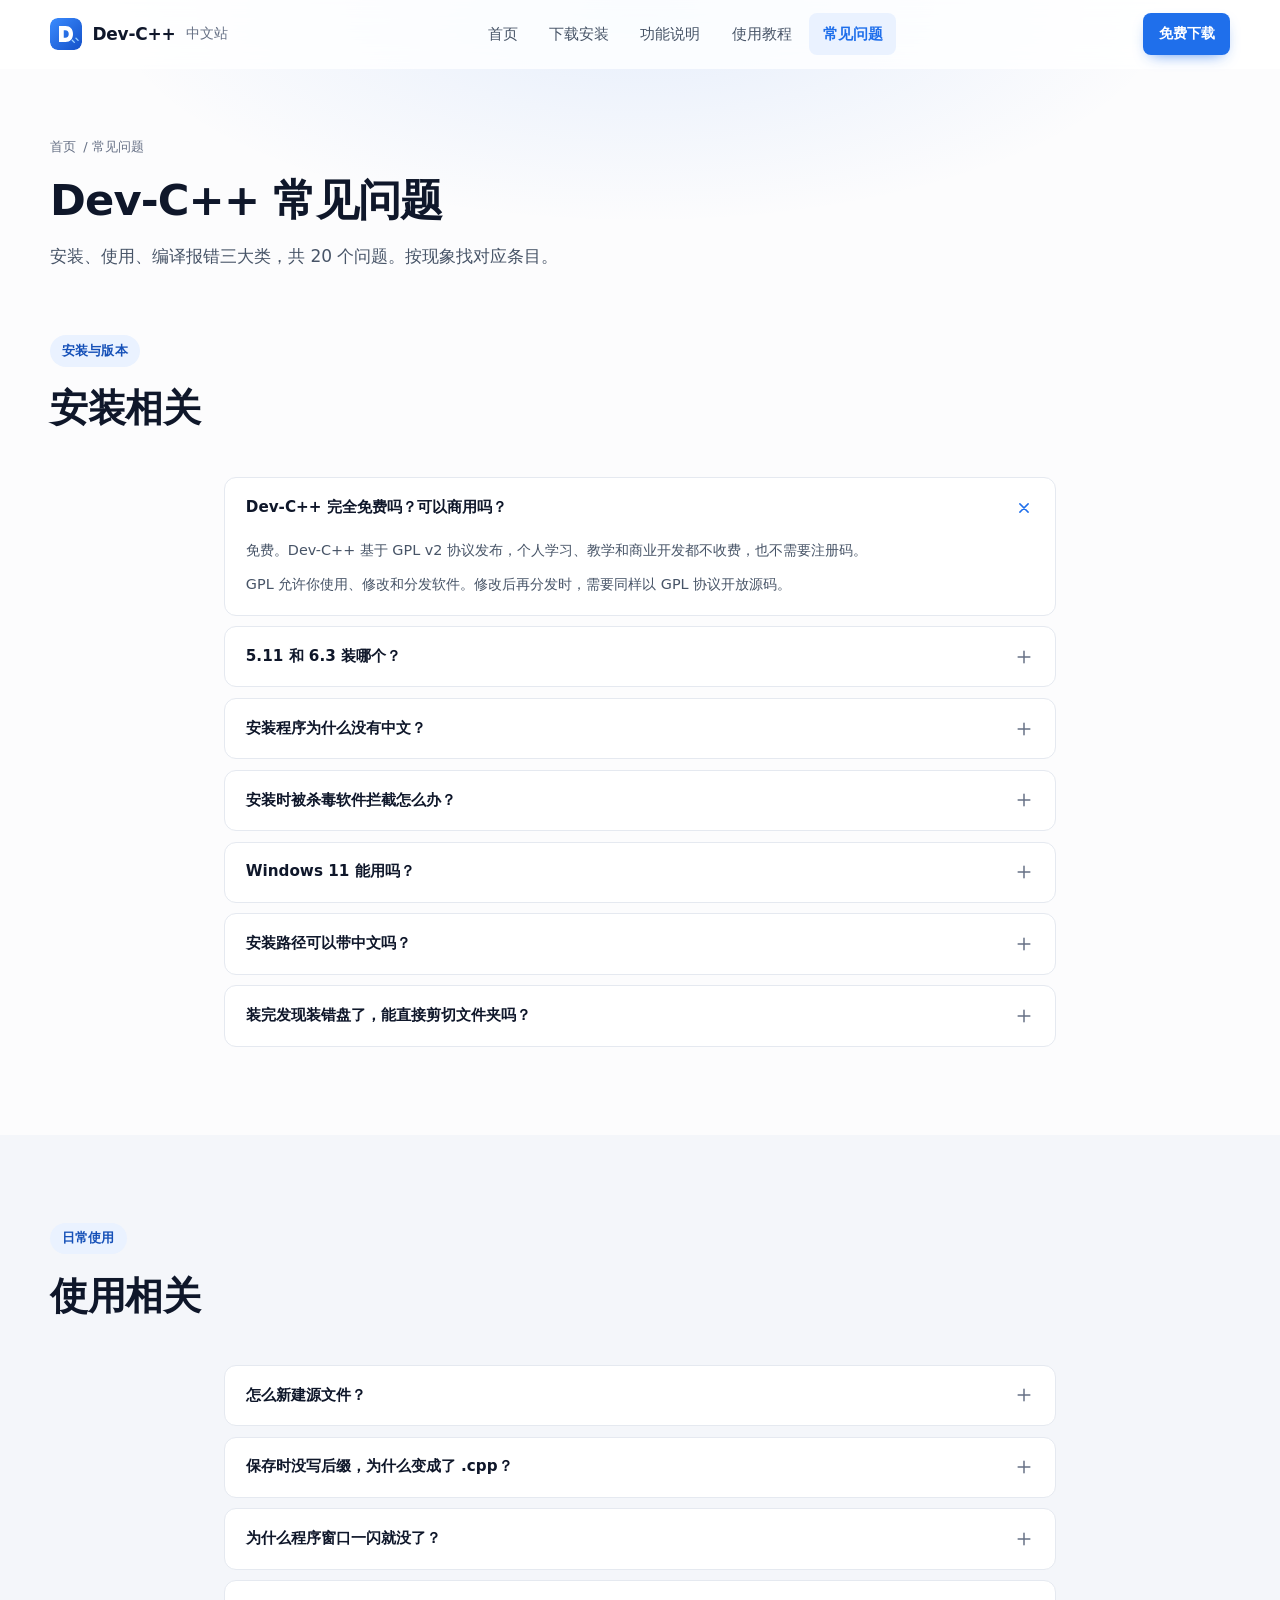
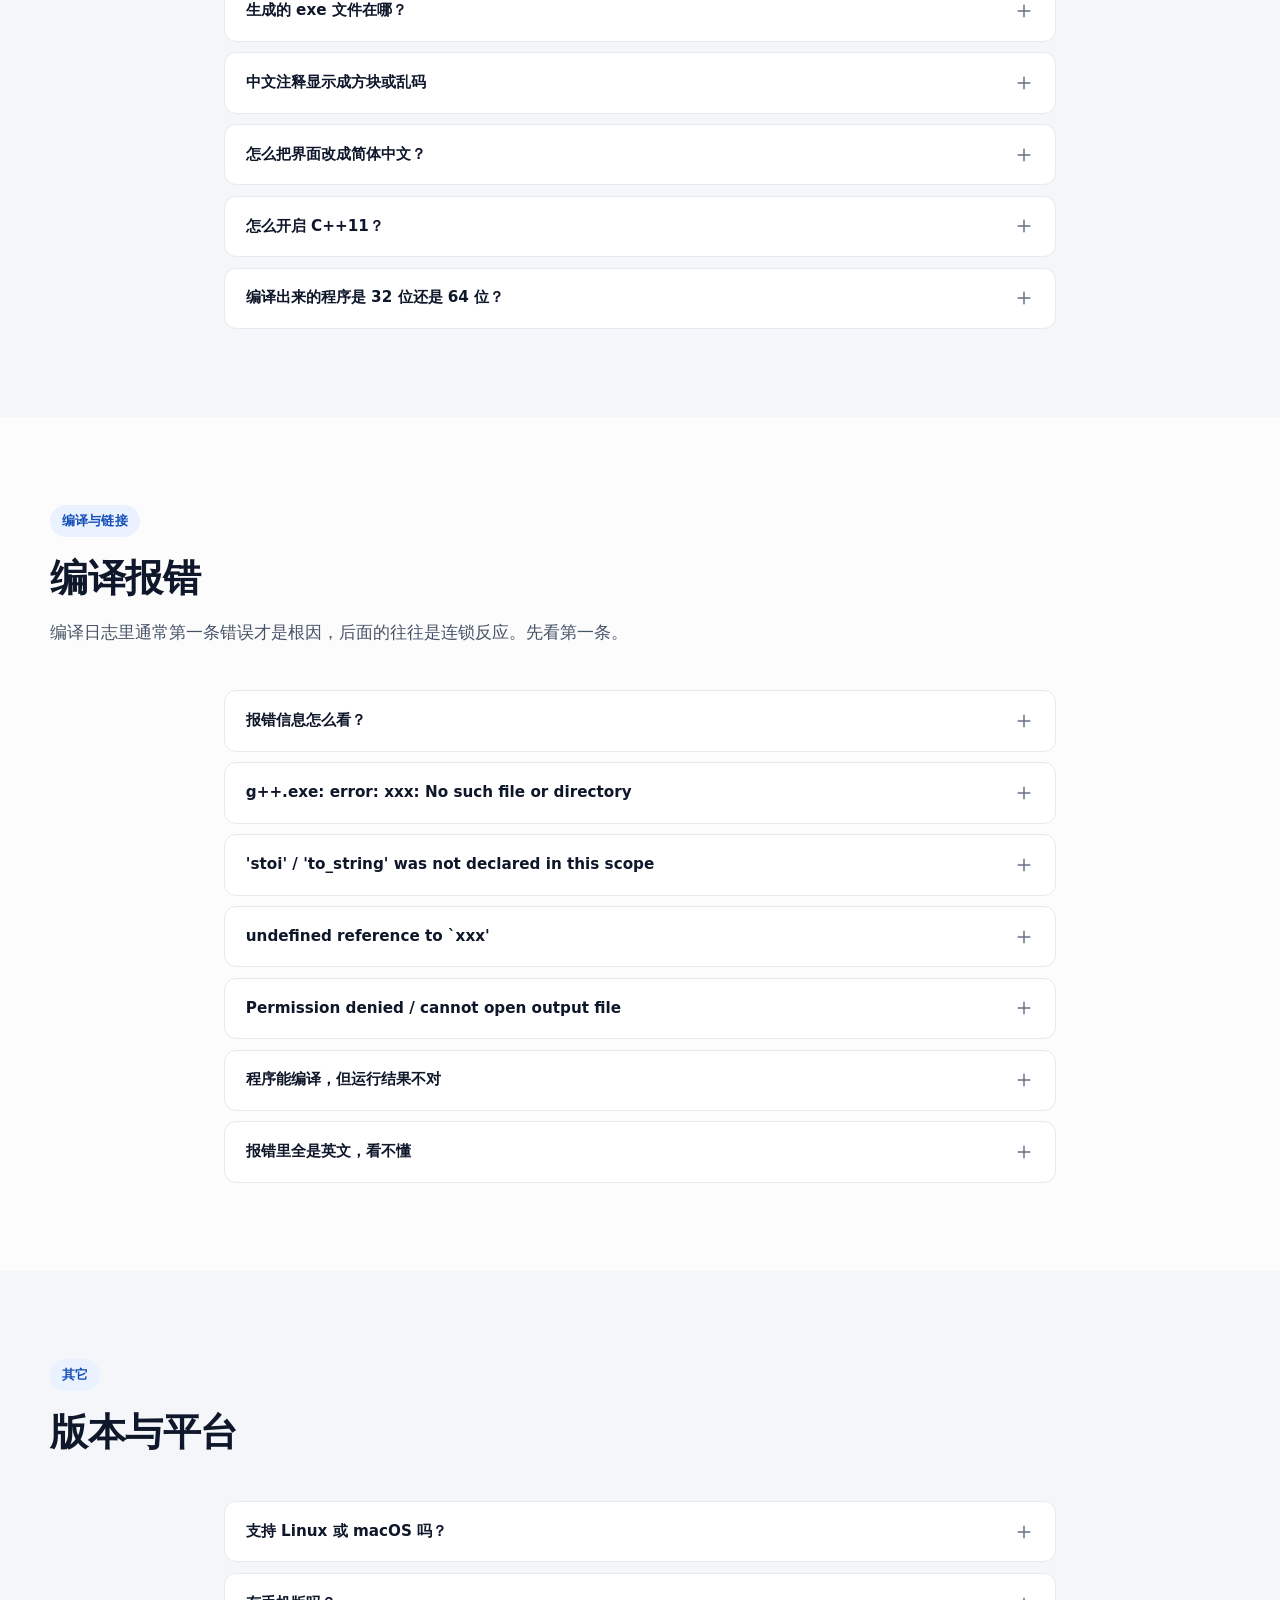
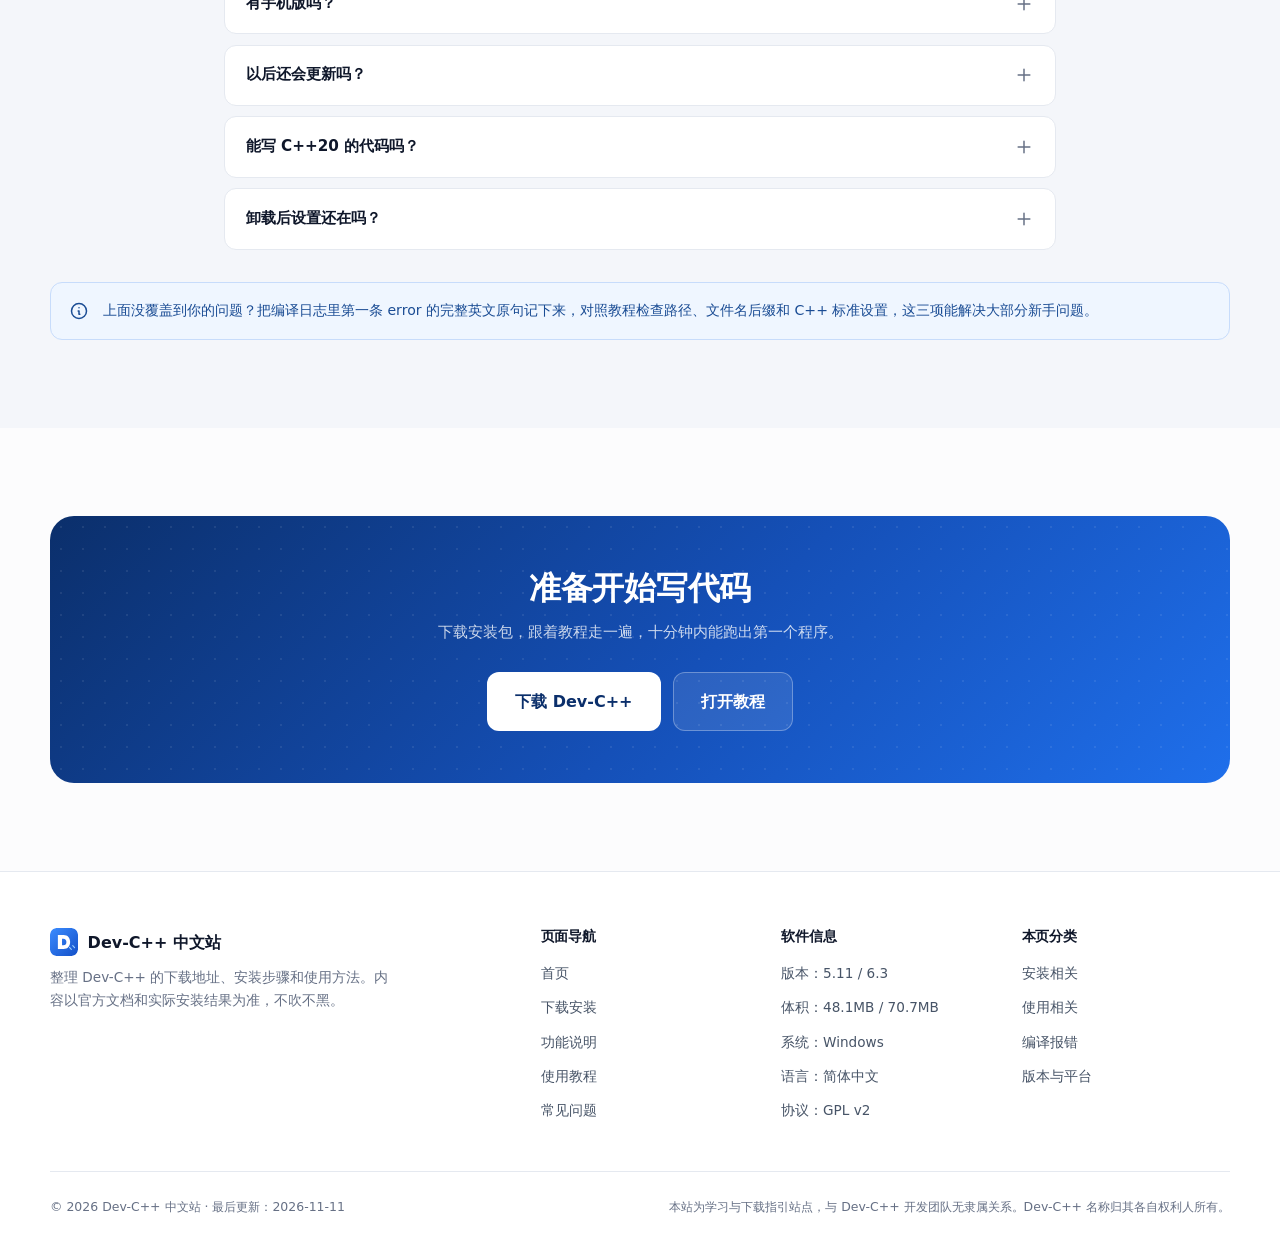
<file: faq.html>
<!DOCTYPE html>
<html lang="zh-CN">
<head>
<meta charset="UTF-8">
<meta name="viewport" content="width=device-width, initial-scale=1">
<title>Dev-C++常见问题：安装失败、程序闪退、编译报错怎么解决</title>
<meta name="description" content="Dev-C++ 常见问题汇总：安装报错、程序一闪而过、中文乱码、C++11 不生效、undefined reference、Permission denied 等问题的原因和解决办法。">

<meta name="theme-color" content="#1f6feb">
<meta property="og:type" content="website">
<meta property="og:site_name" content="Dev-C++ 中文站">
<meta property="og:title" content="Dev-C++常见问题：安装失败、程序闪退、编译报错怎么解决">
<meta property="og:description" content="Dev-C++ 常见问题汇总：安装报错、程序一闪而过、中文乱码、C++11 不生效、undefined reference、Permission denied 等问题的原因和解决办法。">
<meta name="twitter:card" content="summary">
<meta property="og:url" content="https://devcpp-cn.github.io/faq.html">
<link rel="canonical" href="https://devcpp-cn.github.io/faq.html">
<link rel="icon" href="assets/logo.svg" type="image/svg+xml">
<script>document.documentElement.classList.add("js");</script>
<link rel="stylesheet" href="assets/style.css">
<script type="application/ld+json">
{
  "@context": "https://schema.org",
  "@type": "FAQPage",
  "mainEntity": [
    {
      "@type": "Question",
      "name": "Dev-C++ 完全免费吗？可以商用吗？",
      "acceptedAnswer": { "@type": "Answer", "text": "免费。Dev-C++ 基于 GPL v2 协议发布，个人学习、教学和商业开发都不收费，也不需要注册码。" }
    },
    {
      "@type": "Question",
      "name": "Dev-C++ 5.11 和 6.3 装哪个？",
      "acceptedAnswer": { "@type": "Answer", "text": "考试、竞赛、课堂指定版本就按指定版本装，一般是 5.11。自己练习想用 C++17 或暗色主题，装 6.3。两个版本可以同时安装。" }
    },
    {
      "@type": "Question",
      "name": "为什么程序窗口一闪就没了？",
      "acceptedAnswer": { "@type": "Answer", "text": "程序执行完就退出，窗口自然关闭。按 F11 编译运行不会闪退。直接双击 exe 时，可以在 return 0 前加 system(\"pause\"); 并包含 stdlib.h。" }
    },
    {
      "@type": "Question",
      "name": "编译时报 No such file or directory 怎么办？",
      "acceptedAnswer": { "@type": "Answer", "text": "多数是路径问题。源文件放在中文名或带空格的目录里，编译器找不到。把文件移到 D:\\code 这类纯英文路径再编译。" }
    }
  ]
}
</script>
</head>
<body>

<header class="topbar">
	<div class="wrap topbar__inner">
		<a class="brand" href="index.html"><img src="assets/logo.svg" alt="Dev-C++">Dev-C++ <span>中文站</span></a>
		<nav class="nav" aria-label="主导航">
			<a href="index.html">首页</a>
			<a href="download.html">下载安装</a>
			<a href="features.html">功能说明</a>
			<a href="tutorial.html">使用教程</a>
			<a class="is-active" href="faq.html">常见问题</a>
		</nav>
		<div class="topbar__right">
			<a class="btn btn--pri btn--sm" href="download.html">免费下载</a>
			<button type="button" class="burger" aria-label="打开菜单" aria-expanded="false"><span></span></button>
		</div>
	</div>
</header>
<nav class="mobnav" aria-label="移动端导航">
	<a href="index.html">首页</a>
	<a href="download.html">下载安装</a>
	<a href="features.html">功能说明</a>
	<a href="tutorial.html">使用教程</a>
	<a href="faq.html">常见问题</a>
	<a class="btn btn--pri" href="download.html">免费下载</a>
</nav>

<section class="pagehead">
	<div class="wrap">
		<div class="crumb"><a href="index.html">首页</a> / 常见问题</div>
		<h1>Dev-C++ 常见问题</h1>
		<p class="lead">安装、使用、编译报错三大类，共 20 个问题。按现象找对应条目。</p>
	</div>
</section>

<!-- 安装 -->
<section class="sec sec--top" id="install">
	<div class="wrap">
		<div class="sec-head reveal">
			<span class="eyebrow">安装与版本</span>
			<h2 class="h2">安装相关</h2>
		</div>
		<div class="faq reveal">
			<div class="faq__item" data-open="1">
				<button type="button" class="faq__q" aria-expanded="true">Dev-C++ 完全免费吗？可以商用吗？<svg class="ic" viewBox="0 0 24 24"><path d="M12 5v14M5 12h14"/></svg></button>
				<div class="faq__a"><div><p>免费。Dev-C++ 基于 GPL v2 协议发布，个人学习、教学和商业开发都不收费，也不需要注册码。</p><p>GPL 允许你使用、修改和分发软件。修改后再分发时，需要同样以 GPL 协议开放源码。</p></div></div>
			</div>
			<div class="faq__item">
				<button type="button" class="faq__q" aria-expanded="false">5.11 和 6.3 装哪个？<svg class="ic" viewBox="0 0 24 24"><path d="M12 5v14M5 12h14"/></svg></button>
				<div class="faq__a"><div><p>考试、竞赛、课堂指定了版本就按指定的装，一般是 5.11。自己练习、想用 C++17 或暗色主题，装 6.3。</p><p>两个版本可以同时装在一台电脑上，装在不同目录即可，互不冲突。</p></div></div>
			</div>
			<div class="faq__item">
				<button type="button" class="faq__q" aria-expanded="false">安装程序为什么没有中文？<svg class="ic" viewBox="0 0 24 24"><path d="M12 5v14M5 12h14"/></svg></button>
				<div class="faq__a"><div>安装程序只有英文界面，这是正常的。简体中文要在安装完成后，首次启动时选择，或在“工具 → 环境选项”的 Language 里改。</div></div>
			</div>
			<div class="faq__item">
				<button type="button" class="faq__q" aria-expanded="false">安装时被杀毒软件拦截怎么办？<svg class="ic" viewBox="0 0 24 24"><path d="M12 5v14M5 12h14"/></svg></button>
				<div class="faq__a"><div><p>先核对文件来源和文件名。本文提供的两个地址分别来自 SourceForge 和 GitHub 的官方发布页，文件名应与页面写的一致。</p><p>如果确认来源无误仍被拦截，可把安装包加入杀毒软件的白名单后再安装。来源不明的安装包不要放行。</p></div></div>
			</div>
			<div class="faq__item">
				<button type="button" class="faq__q" aria-expanded="false">Windows 11 能用吗？<svg class="ic" viewBox="0 0 24 24"><path d="M12 5v14M5 12h14"/></svg></button>
				<div class="faq__a"><div>能。5.11 和 6.3 在 Windows 11 上都能正常安装和编译，右键以管理员身份运行安装包可以减少权限问题。</div></div>
			</div>
			<div class="faq__item">
				<button type="button" class="faq__q" aria-expanded="false">安装路径可以带中文吗？<svg class="ic" viewBox="0 0 24 24"><path d="M12 5v14M5 12h14"/></svg></button>
				<div class="faq__a"><div>不建议。安装程序可能不报错，但编译器调用路径时容易失败。统一用纯英文、无空格的路径，例如 <code class="inline-code">D:\Dev-Cpp</code>。</div></div>
			</div>
			<div class="faq__item">
				<button type="button" class="faq__q" aria-expanded="false">装完发现装错盘了，能直接剪切文件夹吗？<svg class="ic" viewBox="0 0 24 24"><path d="M12 5v14M5 12h14"/></svg></button>
				<div class="faq__a"><div>不建议。安装过程会写注册表和文件关联，直接移动目录会导致快捷方式和卸载项失效。卸载后重装到目标目录更稳妥。</div></div>
			</div>
		</div>
	</div>
</section>

<!-- 使用 -->
<section class="sec sec--alt" id="use">
	<div class="wrap">
		<div class="sec-head reveal">
			<span class="eyebrow">日常使用</span>
			<h2 class="h2">使用相关</h2>
		</div>
		<div class="faq reveal">
			<div class="faq__item">
				<button type="button" class="faq__q" aria-expanded="false">怎么新建源文件？<svg class="ic" viewBox="0 0 24 24"><path d="M12 5v14M5 12h14"/></svg></button>
				<div class="faq__a"><div>菜单“文件 → 新建 → 源代码”，或按 <span class="kbd">Ctrl</span> + <span class="kbd">N</span>。要写 C 代码就保存成 .c，写 C++ 就保存成 .cpp。</div></div>
			</div>
			<div class="faq__item">
				<button type="button" class="faq__q" aria-expanded="false">保存时没写后缀，为什么变成了 .cpp？<svg class="ic" viewBox="0 0 24 24"><path d="M12 5v14M5 12h14"/></svg></button>
				<div class="faq__a"><div>Dev-C++ 默认按 C++ 处理，会自动补 .cpp。想写 C 语言，保存时手动把文件名写成 <code class="inline-code">hello.c</code>，并在保存类型里选 C source files。</div></div>
			</div>
			<div class="faq__item">
				<button type="button" class="faq__q" aria-expanded="false">为什么程序窗口一闪就没了？<svg class="ic" viewBox="0 0 24 24"><path d="M12 5v14M5 12h14"/></svg></button>
				<div class="faq__a"><div><p>程序执行完就退出，窗口自然关闭。用 <span class="kbd">F11</span> 编译运行，Dev-C++ 会自动暂停。</p><p>直接双击 exe 时，在 <code class="inline-code">return 0;</code> 前加 <code class="inline-code">system("pause");</code>，并在开头 <code class="inline-code">#include &lt;stdlib.h&gt;</code>。</p></div></div>
			</div>
			<div class="faq__item">
				<button type="button" class="faq__q" aria-expanded="false">生成的 exe 文件在哪？<svg class="ic" viewBox="0 0 24 24"><path d="M12 5v14M5 12h14"/></svg></button>
				<div class="faq__a"><div>和源文件在同一个目录里，文件名与源文件相同。比如保存的是 <code class="inline-code">D:\code\hello.cpp</code>，exe 就是 <code class="inline-code">D:\code\hello.exe</code>。</div></div>
			</div>
			<div class="faq__item">
				<button type="button" class="faq__q" aria-expanded="false">中文注释显示成方块或乱码<svg class="ic" viewBox="0 0 24 24"><path d="M12 5v14M5 12h14"/></svg></button>
				<div class="faq__a"><div><p>两种原因。字体不支持中文，就在“工具 → 编辑器选项 → 显示”里换微软雅黑。文件编码不对，就在“文件 → 另存为”里把编码改成 ANSI（GBK）。</p><p>控制台输出中文乱码，通常是文件存成了 UTF-8 而控制台用 GBK，同样改存 ANSI 即可。</p></div></div>
			</div>
			<div class="faq__item">
				<button type="button" class="faq__q" aria-expanded="false">怎么把界面改成简体中文？<svg class="ic" viewBox="0 0 24 24"><path d="M12 5v14M5 12h14"/></svg></button>
				<div class="faq__a"><div>菜单“工具 → 环境选项”，在 Language 下拉框里选 Chinese (Simplified)，确定后重启 Dev-C++。</div></div>
			</div>
			<div class="faq__item">
				<button type="button" class="faq__q" aria-expanded="false">怎么开启 C++11？<svg class="ic" viewBox="0 0 24 24"><path d="M12 5v14M5 12h14"/></svg></button>
				<div class="faq__a"><div>“工具 → 编译选项 → 设置”，在代码生成里勾选 C++11 标准。也可以直接在编译命令里加 <code class="inline-code">-std=c++11</code>。详细步骤见<a href="tutorial.html#cpp11">教程对应章节</a>。</div></div>
			</div>
			<div class="faq__item">
				<button type="button" class="faq__q" aria-expanded="false">编译出来的程序是 32 位还是 64 位？<svg class="ic" viewBox="0 0 24 24"><path d="M12 5v14M5 12h14"/></svg></button>
				<div class="faq__a"><div>看工具栏上的编译器配置。5.11 同时提供 TDM-GCC 的 32 位和 64 位配置，默认是 64 位。需要发给 32 位系统的电脑用时，切到 32 位配置重新编译。</div></div>
			</div>
		</div>
	</div>
</section>

<!-- 编译 -->
<section class="sec" id="compile">
	<div class="wrap">
		<div class="sec-head reveal">
			<span class="eyebrow">编译与链接</span>
			<h2 class="h2">编译报错</h2>
			<p class="lead">编译日志里通常第一条错误才是根因，后面的往往是连锁反应。先看第一条。</p>
		</div>
		<div class="faq reveal">
			<div class="faq__item">
				<button type="button" class="faq__q" aria-expanded="false">报错信息怎么看？<svg class="ic" viewBox="0 0 24 24"><path d="M12 5v14M5 12h14"/></svg></button>
				<div class="faq__a"><div><p>下方“编译日志”里，错误行会写明文件名、行号和原因。双击该行能跳到对应代码。</p><p>先解决第一条 error，warning 可以稍后再看。改完重新按 F11，不要只看最后一句 “ld returned 1 exit status”，那只是结果。</p></div></div>
			</div>
			<div class="faq__item">
				<button type="button" class="faq__q" aria-expanded="false">g++.exe: error: xxx: No such file or directory<svg class="ic" viewBox="0 0 24 24"><path d="M12 5v14M5 12h14"/></svg></button>
				<div class="faq__a"><div><p>编译器找不到源文件。常见原因：文件被移动或改名、路径含中文、路径含空格、工程里引用的文件已被删除。</p><p>把源文件放到 <code class="inline-code">D:\code</code> 这类纯英文无空格目录，重新打开再编译。</p></div></div>
			</div>
			<div class="faq__item">
				<button type="button" class="faq__q" aria-expanded="false">'stoi' / 'to_string' was not declared in this scope<svg class="ic" viewBox="0 0 24 24"><path d="M12 5v14M5 12h14"/></svg></button>
				<div class="faq__a"><div>这些是 C++11 才有的函数，编译器还在用 C++98 标准。按上一组的方法开启 C++11，或在编译选项里加上 <code class="inline-code">-std=c++11</code>。</div></div>
			</div>
			<div class="faq__item">
				<button type="button" class="faq__q" aria-expanded="false">undefined reference to `xxx'<svg class="ic" viewBox="0 0 24 24"><path d="M12 5v14M5 12h14"/></svg></button>
				<div class="faq__a"><div><p>函数声明了但没找到实现。依次检查：函数名拼写是否一致、定义的文件有没有加入工程、参数类型是否匹配、C 和 C++ 混编时头文件是否加了 <code class="inline-code">extern "C"</code>。</p><p>只写了声明没写函数体，也会报这个错。</p></div></div>
			</div>
			<div class="faq__item">
				<button type="button" class="faq__q" aria-expanded="false">Permission denied / cannot open output file<svg class="ic" viewBox="0 0 24 24"><path d="M12 5v14M5 12h14"/></svg></button>
				<div class="faq__a"><div><p>上一次生成的 exe 还在运行，文件被占用，新文件写不进去。关掉那个控制台窗口，或在任务管理器里结束对应进程，再编译。</p><p>杀毒软件实时扫描偶尔也会短暂锁定 exe，稍等几秒重试。</p></div></div>
			</div>
			<div class="faq__item">
				<button type="button" class="faq__q" aria-expanded="false">程序能编译，但运行结果不对<svg class="ic" viewBox="0 0 24 24"><path d="M12 5v14M5 12h14"/></svg></button>
				<div class="faq__a"><div>这是逻辑问题，不是编译问题。用断点调试：在可疑位置设断点，按 F5 运行，逐行看变量变化。步骤见<a href="tutorial.html#debug">调试教程</a>。</div></div>
			</div>
			<div class="faq__item">
				<button type="button" class="faq__q" aria-expanded="false">报错里全是英文，看不懂<svg class="ic" viewBox="0 0 24 24"><path d="M12 5v14M5 12h14"/></svg></button>
				<div class="faq__a"><div>GCC 的原始输出就是英文。抓住三个关键词够用了：<code class="inline-code">error</code> 是错误、<code class="inline-code">warning</code> 是警告、<code class="inline-code">note</code> 是补充说明。把第一条 error 的英文原句复制去搜索，基本都能找到同款问题。</div></div>
			</div>
		</div>
	</div>
</section>

<!-- 其它 -->
<section class="sec sec--alt" id="other">
	<div class="wrap">
		<div class="sec-head reveal">
			<span class="eyebrow">其它</span>
			<h2 class="h2">版本与平台</h2>
		</div>
		<div class="faq reveal">
			<div class="faq__item">
				<button type="button" class="faq__q" aria-expanded="false">支持 Linux 或 macOS 吗？<svg class="ic" viewBox="0 0 24 24"><path d="M12 5v14M5 12h14"/></svg></button>
				<div class="faq__a"><div>不支持。5.11 和 6.3 都只有 Windows 版本。Linux 用 GCC 加任意编辑器即可，macOS 用 Xcode 或 VS Code 加 Clang。</div></div>
			</div>
			<div class="faq__item">
				<button type="button" class="faq__q" aria-expanded="false">有手机版吗？<svg class="ic" viewBox="0 0 24 24"><path d="M12 5v14M5 12h14"/></svg></button>
				<div class="faq__a"><div>没有。Dev-C++ 是 Windows 桌面程序，安卓和 iOS 上都装不了。</div></div>
			</div>
			<div class="faq__item">
				<button type="button" class="faq__q" aria-expanded="false">以后还会更新吗？<svg class="ic" viewBox="0 0 24 24"><path d="M12 5v14M5 12h14"/></svg></button>
				<div class="faq__a"><div>5.11 在 2016 年停止更新，6.3 在 2021 年停止更新。目前没有新的官方版本，但现有版本在 Windows 10 / 11 上仍能正常使用。</div></div>
			</div>
			<div class="faq__item">
				<button type="button" class="faq__q" aria-expanded="false">能写 C++20 的代码吗？<svg class="ic" viewBox="0 0 24 24"><path d="M12 5v14M5 12h14"/></svg></button>
				<div class="faq__a"><div>5.11 不行，它的 GCC 4.9.2 只到 C++11。6.3 的 GCC 9.2 可以用 <code class="inline-code">-std=c++2a</code> 编译部分 C++20 特性，但支持不完整。要完整支持得换编译器或换 IDE。</div></div>
			</div>
			<div class="faq__item">
				<button type="button" class="faq__q" aria-expanded="false">卸载后设置还在吗？<svg class="ic" viewBox="0 0 24 24"><path d="M12 5v14M5 12h14"/></svg></button>
				<div class="faq__a"><div>卸载时会询问是否保留个人配置。想彻底清干净就选不保留，再把安装目录残留的文件夹删掉。</div></div>
			</div>
		</div>

		<div class="note note--blue mt-8 reveal">
			<svg class="ic" viewBox="0 0 24 24"><circle cx="12" cy="12" r="9"/><path d="M12 8h.01M11 12h1v4h1"/></svg>
			<div>上面没覆盖到你的问题？把编译日志里第一条 error 的完整英文原句记下来，对照<a href="tutorial.html">教程</a>检查路径、文件名后缀和 C++ 标准设置，这三项能解决大部分新手问题。</div>
		</div>
	</div>
</section>

<section class="sec">
	<div class="wrap">
		<div class="cta reveal">
			<h2>准备开始写代码</h2>
			<p>下载安装包，跟着教程走一遍，十分钟内能跑出第一个程序。</p>
			<div class="hero__actions actions--flush">
				<a class="btn btn--dark btn--lg" href="download.html">下载 Dev-C++</a>
				<a class="btn btn--ghost btn--lg" href="tutorial.html">打开教程</a>
			</div>
		</div>
	</div>
</section>

<footer class="footer">
	<div class="wrap">
		<div class="footer__grid">
			<div>
				<div class="footer__brand"><img src="assets/logo.svg" alt="">Dev-C++ 中文站</div>
				<p class="footer__desc">整理 Dev-C++ 的下载地址、安装步骤和使用方法。内容以官方文档和实际安装结果为准，不吹不黑。</p>
			</div>
			<div>
				<h4>页面导航</h4>
				<ul>
					<li><a href="index.html">首页</a></li>
					<li><a href="download.html">下载安装</a></li>
					<li><a href="features.html">功能说明</a></li>
					<li><a href="tutorial.html">使用教程</a></li>
					<li><a href="faq.html">常见问题</a></li>
				</ul>
			</div>
			<div>
				<h4>软件信息</h4>
				<ul>
					<li><span>版本：5.11 / 6.3</span></li>
					<li><span>体积：48.1MB / 70.7MB</span></li>
					<li><span>系统：Windows</span></li>
					<li><span>语言：简体中文</span></li>
					<li><span>协议：GPL v2</span></li>
				</ul>
			</div>
			<div>
				<h4>本页分类</h4>
				<ul>
					<li><a href="#install">安装相关</a></li>
					<li><a href="#use">使用相关</a></li>
					<li><a href="#compile">编译报错</a></li>
					<li><a href="#other">版本与平台</a></li>
				</ul>
			</div>
		</div>
		<div class="footer__bottom">
			<span>© 2026 Dev-C++ 中文站 · 最后更新：2026-11-11</span>
			<span>本站为学习与下载指引站点，与 Dev-C++ 开发团队无隶属关系。Dev-C++ 名称归其各自权利人所有。</span>
		</div>
	</div>
</footer>

<button type="button" class="to-top" aria-label="返回顶部">
	<svg class="ic" viewBox="0 0 24 24"><path d="M12 19V5M6 11l6-6 6 6"/></svg>
</button>

<script src="assets/app.js"></script>
</body>
</html>
</file>
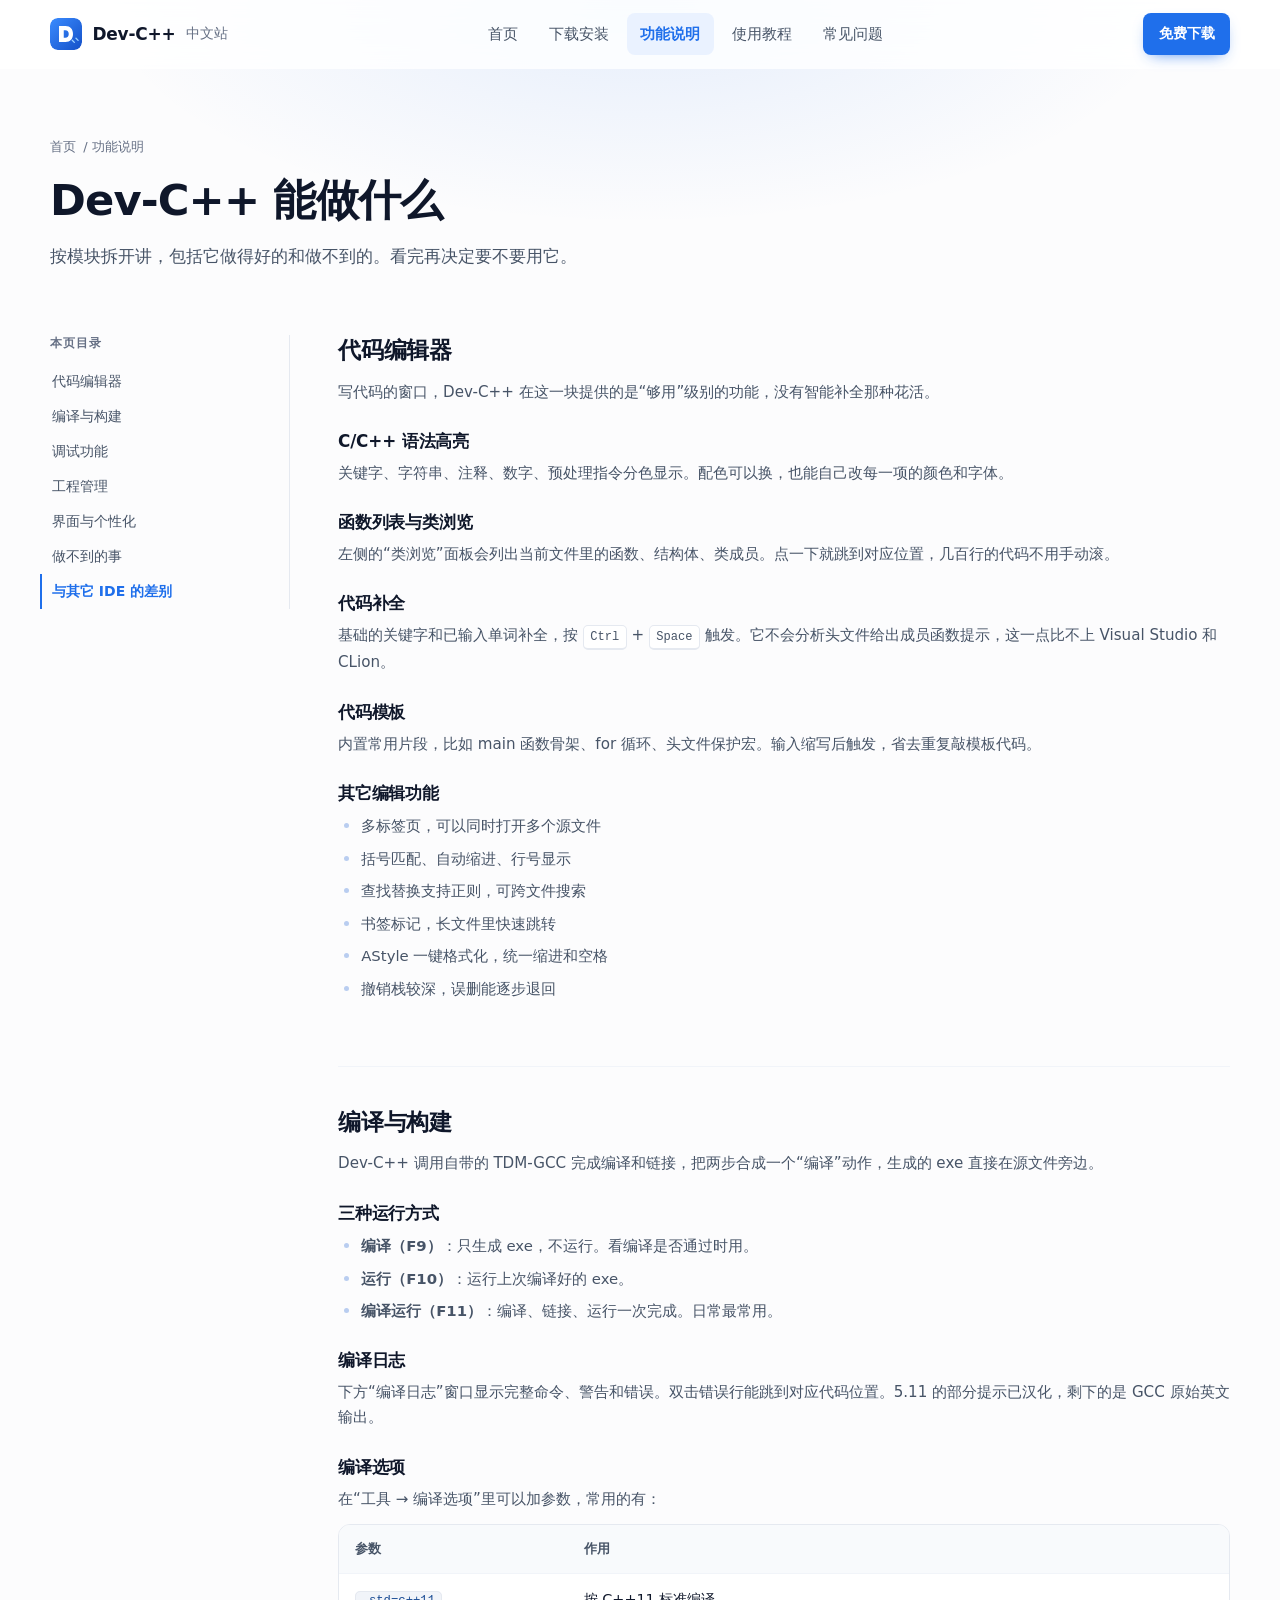
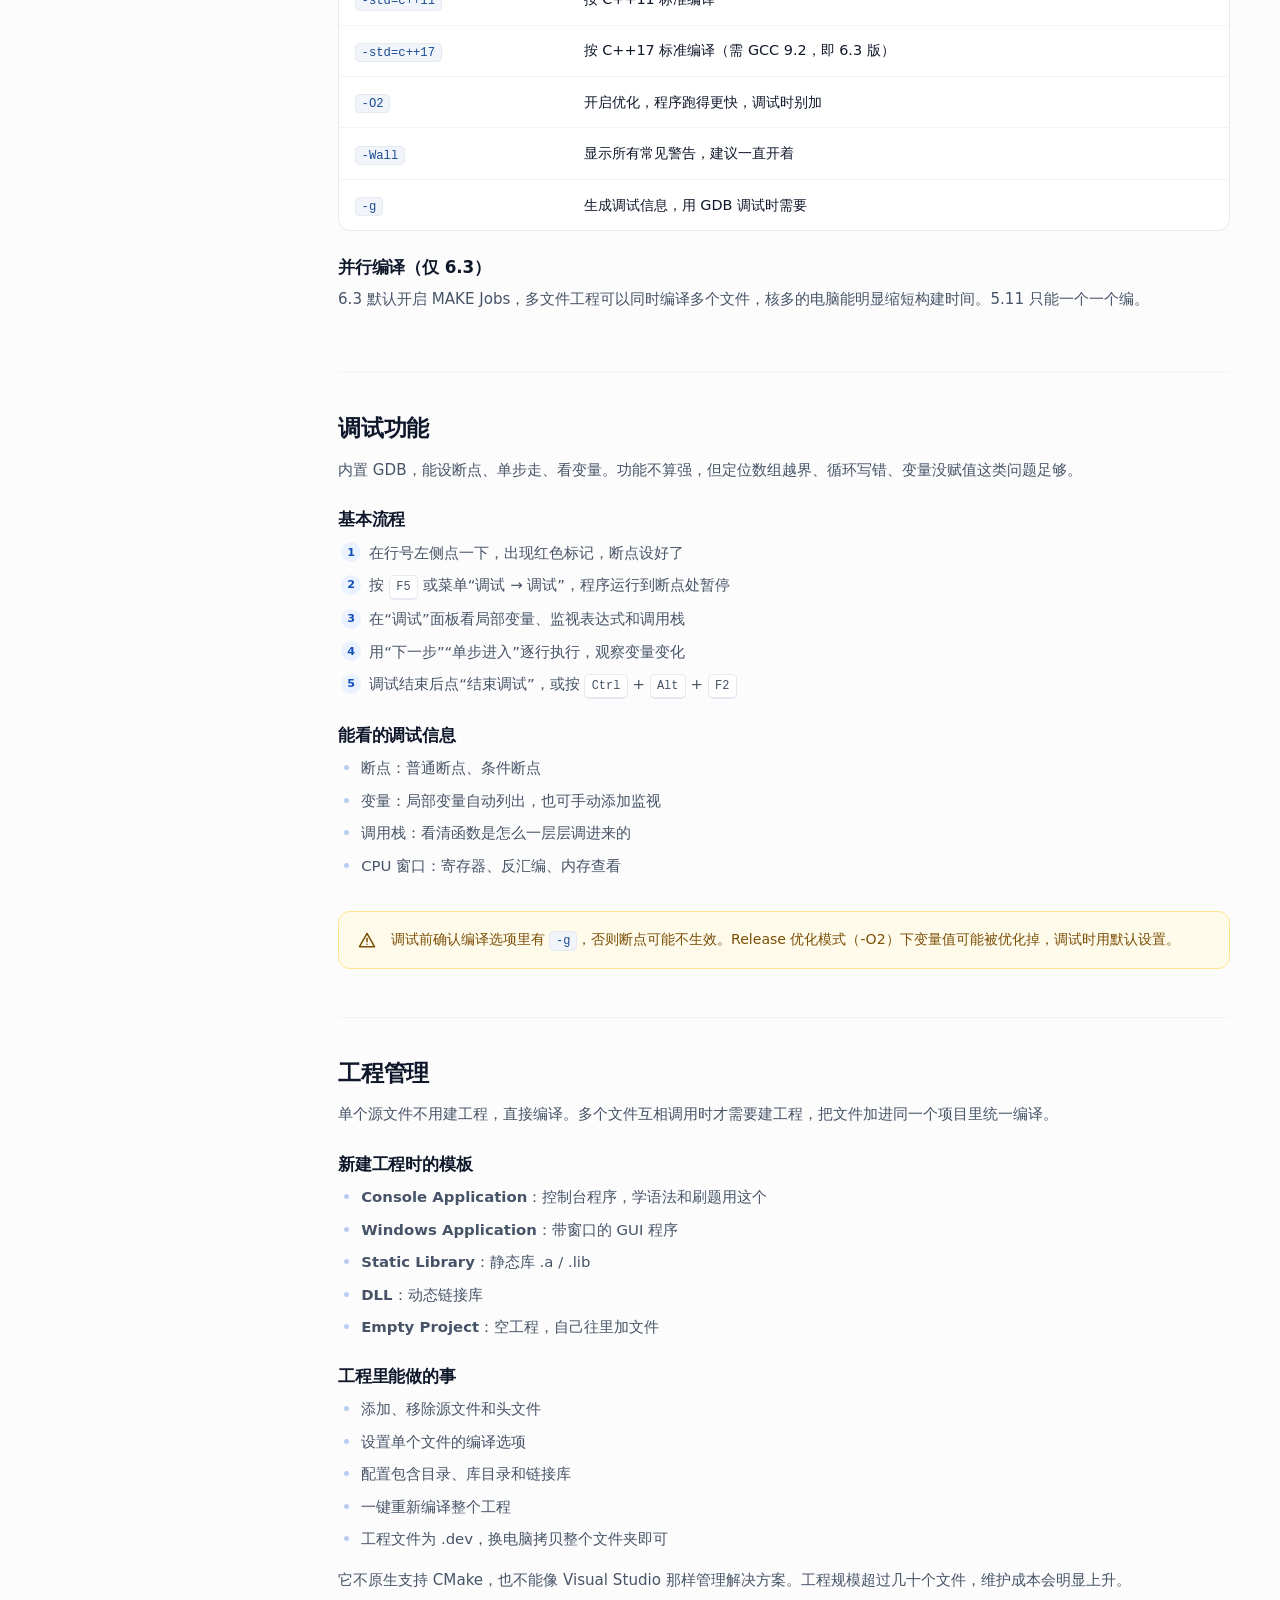
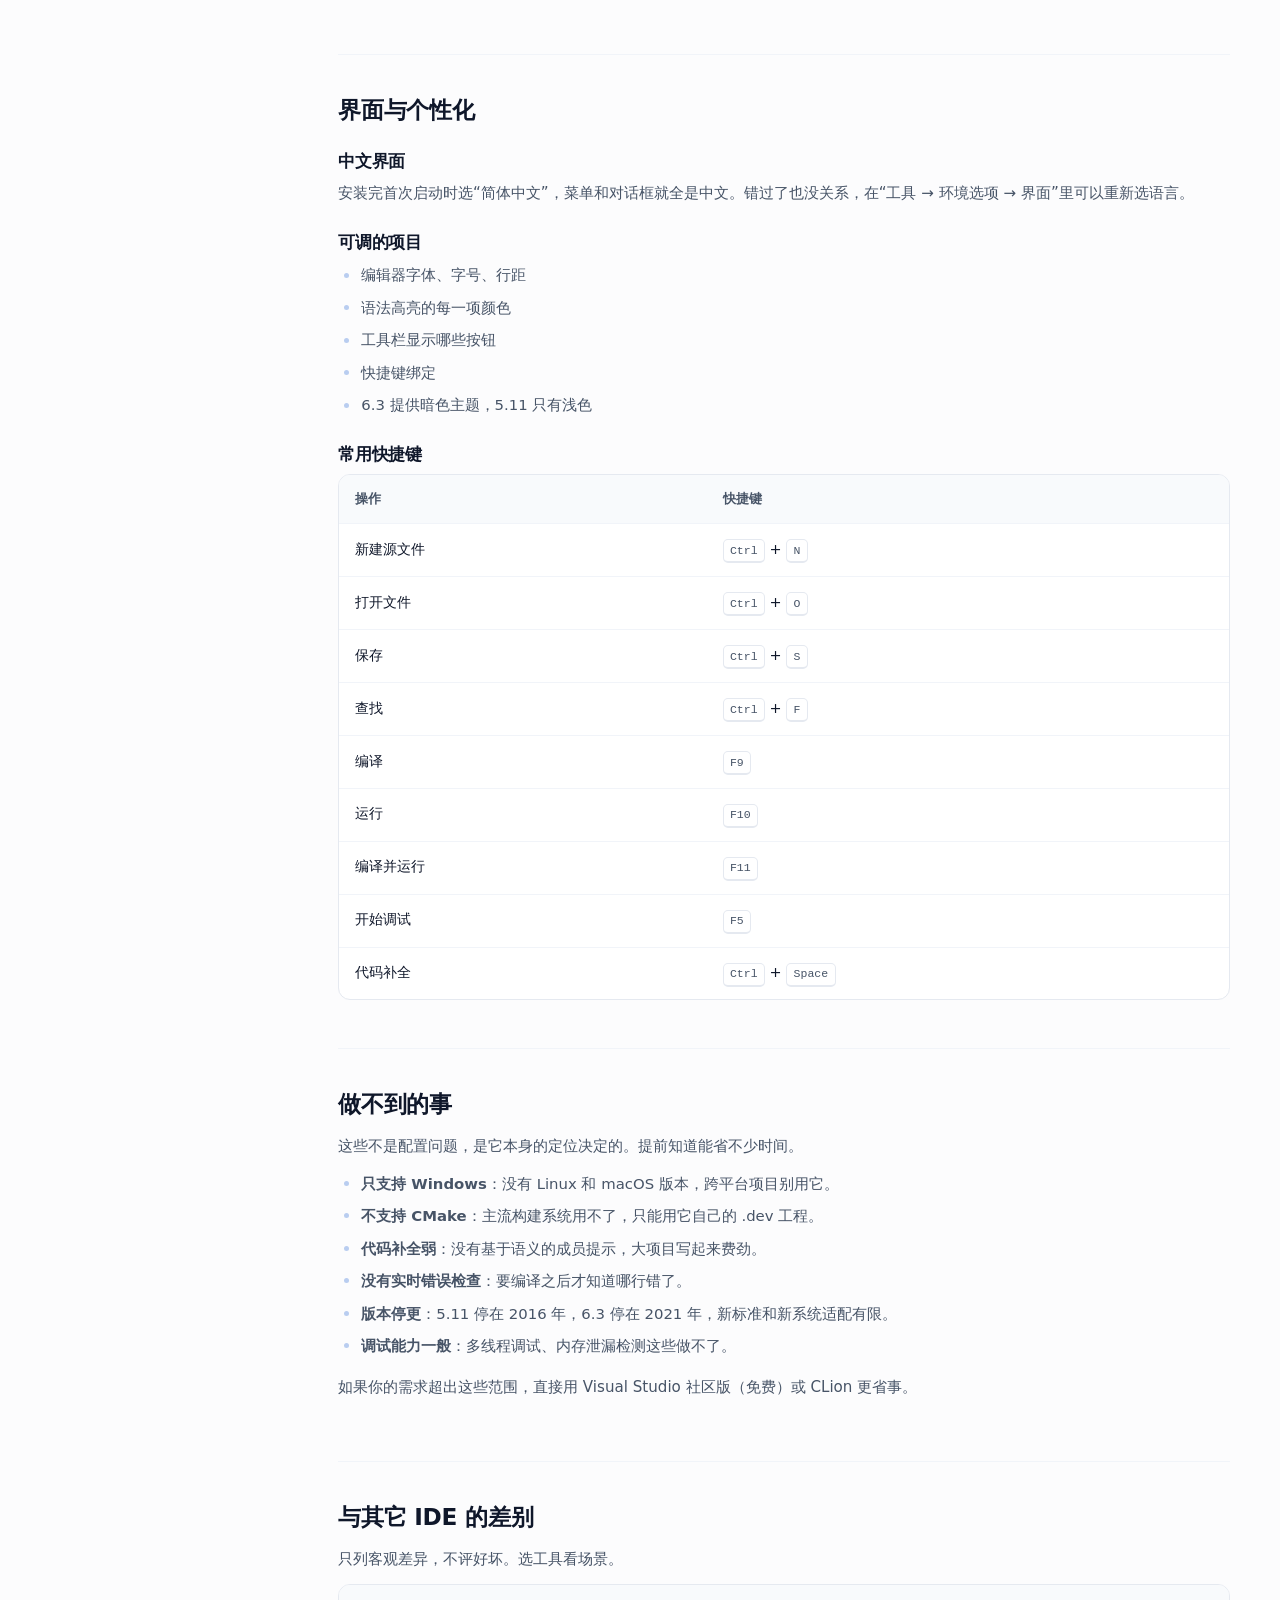
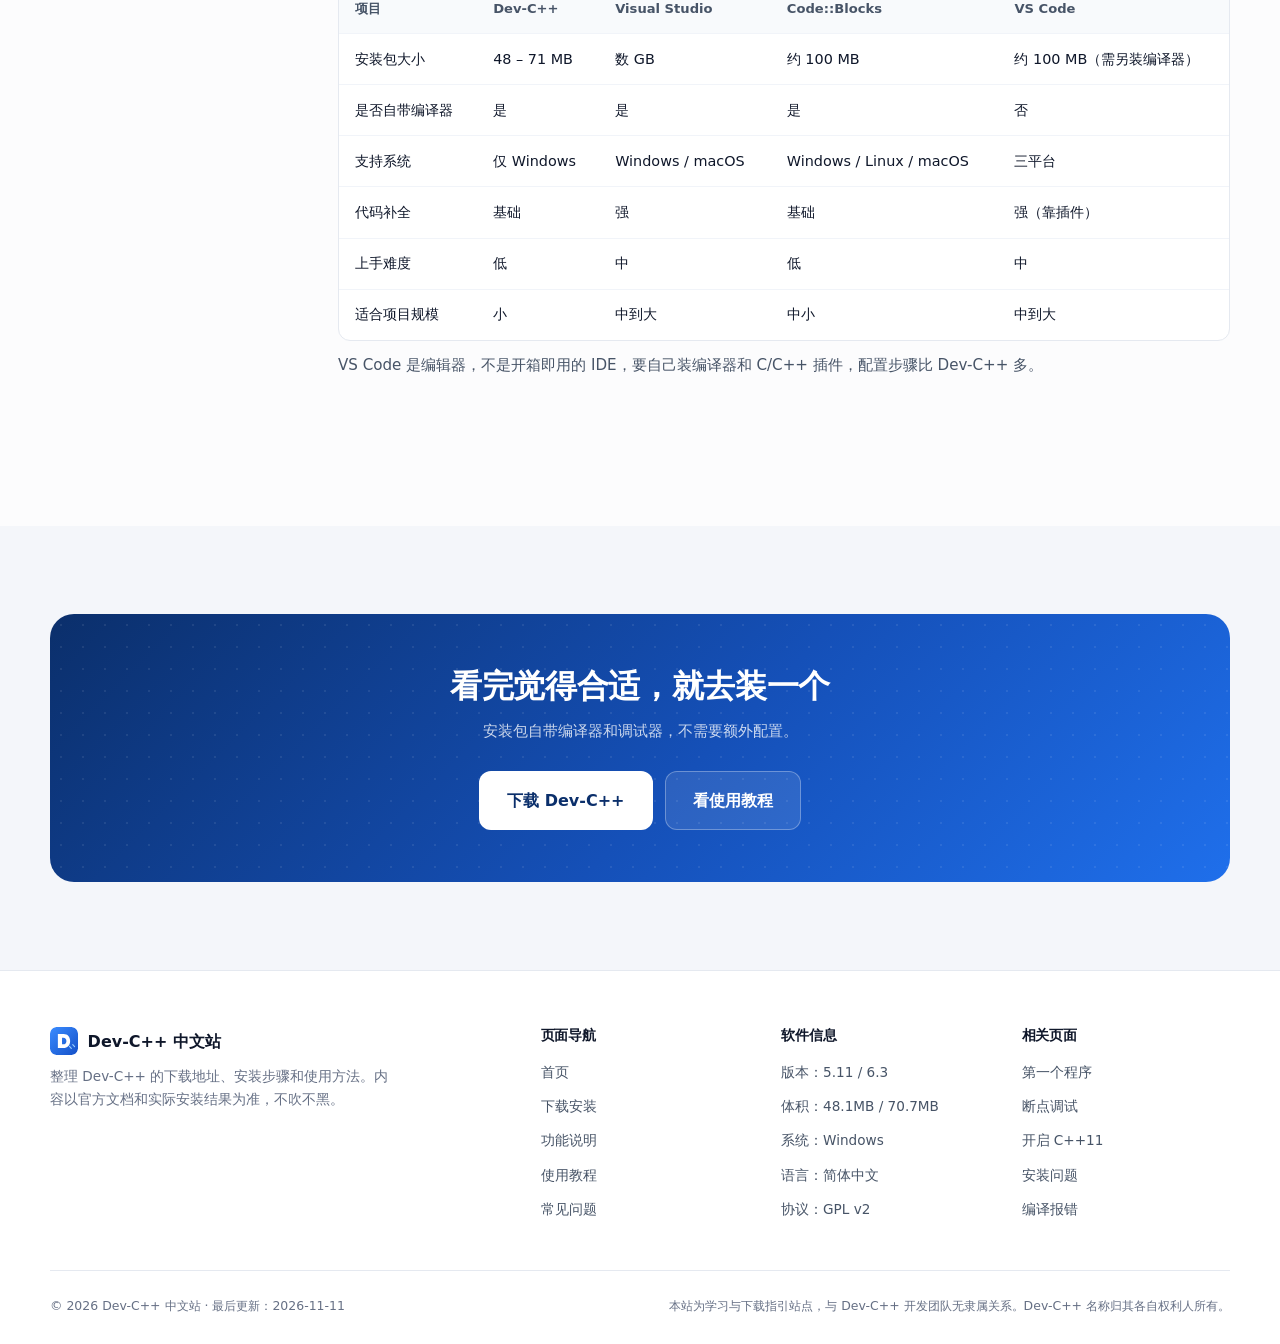
<file: features.html>
<!DOCTYPE html>
<html lang="zh-CN">
<head>
<meta charset="UTF-8">
<meta name="viewport" content="width=device-width, initial-scale=1">
<title>Dev-C++功能说明：编辑器、编译器、调试、工程管理</title>
<meta name="description" content="Dev-C++ 各模块功能说明：语法高亮、函数列表、代码模板、一键编译、GDB 断点调试、工程模板、中文界面，以及它做不到的事和同类工具对比。">

<meta name="theme-color" content="#1f6feb">
<meta property="og:type" content="website">
<meta property="og:site_name" content="Dev-C++ 中文站">
<meta property="og:title" content="Dev-C++功能说明：编辑器、编译器、调试、工程管理">
<meta property="og:description" content="Dev-C++ 各模块功能说明：语法高亮、函数列表、代码模板、一键编译、GDB 断点调试、工程模板、中文界面，以及它做不到的事和同类工具对比。">
<meta name="twitter:card" content="summary">
<meta property="og:url" content="https://devcpp-cn.github.io/features.html">
<link rel="canonical" href="https://devcpp-cn.github.io/features.html">
<link rel="icon" href="assets/logo.svg" type="image/svg+xml">
<script>document.documentElement.classList.add("js");</script>
<link rel="stylesheet" href="assets/style.css">
</head>
<body>

<header class="topbar">
	<div class="wrap topbar__inner">
		<a class="brand" href="index.html"><img src="assets/logo.svg" alt="Dev-C++">Dev-C++ <span>中文站</span></a>
		<nav class="nav" aria-label="主导航">
			<a href="index.html">首页</a>
			<a href="download.html">下载安装</a>
			<a class="is-active" href="features.html">功能说明</a>
			<a href="tutorial.html">使用教程</a>
			<a href="faq.html">常见问题</a>
		</nav>
		<div class="topbar__right">
			<a class="btn btn--pri btn--sm" href="download.html">免费下载</a>
			<button type="button" class="burger" aria-label="打开菜单" aria-expanded="false"><span></span></button>
		</div>
	</div>
</header>
<nav class="mobnav" aria-label="移动端导航">
	<a href="index.html">首页</a>
	<a href="download.html">下载安装</a>
	<a href="features.html">功能说明</a>
	<a href="tutorial.html">使用教程</a>
	<a href="faq.html">常见问题</a>
	<a class="btn btn--pri" href="download.html">免费下载</a>
</nav>

<section class="pagehead">
	<div class="wrap">
		<div class="crumb"><a href="index.html">首页</a> / 功能说明</div>
		<h1>Dev-C++ 能做什么</h1>
		<p class="lead">按模块拆开讲，包括它做得好的和做不到的。看完再决定要不要用它。</p>
	</div>
</section>

<section class="sec sec--top">
	<div class="wrap doc">
		<aside class="toc">
			<h4>本页目录</h4>
			<a href="#editor">代码编辑器</a>
			<a href="#build">编译与构建</a>
			<a href="#debug">调试功能</a>
			<a href="#project">工程管理</a>
			<a href="#ui">界面与个性化</a>
			<a href="#limits">做不到的事</a>
			<a href="#compare">与其它 IDE 的差别</a>
		</aside>

		<div class="doc__body">
			<section id="editor">
				<h2>代码编辑器</h2>
				<p>写代码的窗口，Dev-C++ 在这一块提供的是“够用”级别的功能，没有智能补全那种花活。</p>

				<h3>C/C++ 语法高亮</h3>
				<p>关键字、字符串、注释、数字、预处理指令分色显示。配色可以换，也能自己改每一项的颜色和字体。</p>

				<h3>函数列表与类浏览</h3>
				<p>左侧的“类浏览”面板会列出当前文件里的函数、结构体、类成员。点一下就跳到对应位置，几百行的代码不用手动滚。</p>

				<h3>代码补全</h3>
				<p>基础的关键字和已输入单词补全，按 <span class="kbd">Ctrl</span> + <span class="kbd">Space</span> 触发。它不会分析头文件给出成员函数提示，这一点比不上 Visual Studio 和 CLion。</p>

				<h3>代码模板</h3>
				<p>内置常用片段，比如 main 函数骨架、for 循环、头文件保护宏。输入缩写后触发，省去重复敲模板代码。</p>

				<h3>其它编辑功能</h3>
				<ul>
					<li>多标签页，可以同时打开多个源文件</li>
					<li>括号匹配、自动缩进、行号显示</li>
					<li>查找替换支持正则，可跨文件搜索</li>
					<li>书签标记，长文件里快速跳转</li>
					<li>AStyle 一键格式化，统一缩进和空格</li>
					<li>撤销栈较深，误删能逐步退回</li>
				</ul>
			</section>

			<section id="build">
				<h2>编译与构建</h2>
				<p>Dev-C++ 调用自带的 TDM-GCC 完成编译和链接，把两步合成一个“编译”动作，生成的 exe 直接在源文件旁边。</p>

				<h3>三种运行方式</h3>
				<ul>
					<li><b>编译（F9）</b>：只生成 exe，不运行。看编译是否通过时用。</li>
					<li><b>运行（F10）</b>：运行上次编译好的 exe。</li>
					<li><b>编译运行（F11）</b>：编译、链接、运行一次完成。日常最常用。</li>
				</ul>

				<h3>编译日志</h3>
				<p>下方“编译日志”窗口显示完整命令、警告和错误。双击错误行能跳到对应代码位置。5.11 的部分提示已汉化，剩下的是 GCC 原始英文输出。</p>

				<h3>编译选项</h3>
				<p>在“工具 → 编译选项”里可以加参数，常用的有：</p>
				<div class="table-wrap">
					<table>
						<tbody><tr><th scope="col">参数</th><th scope="col">作用</th></tr>
							<tr><td><code>-std=c++11</code></td><td>按 C++11 标准编译</td></tr>
							<tr><td><code>-std=c++17</code></td><td>按 C++17 标准编译（需 GCC 9.2，即 6.3 版）</td></tr>
							<tr><td><code>-O2</code></td><td>开启优化，程序跑得更快，调试时别加</td></tr>
							<tr><td><code>-Wall</code></td><td>显示所有常见警告，建议一直开着</td></tr>
							<tr><td><code>-g</code></td><td>生成调试信息，用 GDB 调试时需要</td></tr>
						</tbody>
					</table>
				</div>

				<h3>并行编译（仅 6.3）</h3>
				<p>6.3 默认开启 MAKE Jobs，多文件工程可以同时编译多个文件，核多的电脑能明显缩短构建时间。5.11 只能一个一个编。</p>
			</section>

			<section id="debug">
				<h2>调试功能</h2>
				<p>内置 GDB，能设断点、单步走、看变量。功能不算强，但定位数组越界、循环写错、变量没赋值这类问题足够。</p>

				<h3>基本流程</h3>
				<ol>
					<li>在行号左侧点一下，出现红色标记，断点设好了</li>
					<li>按 <span class="kbd">F5</span> 或菜单“调试 → 调试”，程序运行到断点处暂停</li>
					<li>在“调试”面板看局部变量、监视表达式和调用栈</li>
					<li>用“下一步”“单步进入”逐行执行，观察变量变化</li>
					<li>调试结束后点“结束调试”，或按 <span class="kbd">Ctrl</span> + <span class="kbd">Alt</span> + <span class="kbd">F2</span></li>
				</ol>

				<h3>能看的调试信息</h3>
				<ul>
					<li>断点：普通断点、条件断点</li>
					<li>变量：局部变量自动列出，也可手动添加监视</li>
					<li>调用栈：看清函数是怎么一层层调进来的</li>
					<li>CPU 窗口：寄存器、反汇编、内存查看</li>
				</ul>
				<div class="note mt-8">
					<svg class="ic" viewBox="0 0 24 24"><path d="M12 4l9 16H3z"/><path d="M12 10v4M12 17h.01"/></svg>
					<div>调试前确认编译选项里有 <code class="inline-code">-g</code>，否则断点可能不生效。Release 优化模式（-O2）下变量值可能被优化掉，调试时用默认设置。</div>
				</div>
			</section>

			<section id="project">
				<h2>工程管理</h2>
				<p>单个源文件不用建工程，直接编译。多个文件互相调用时才需要建工程，把文件加进同一个项目里统一编译。</p>

				<h3>新建工程时的模板</h3>
				<ul>
					<li><b>Console Application</b>：控制台程序，学语法和刷题用这个</li>
					<li><b>Windows Application</b>：带窗口的 GUI 程序</li>
					<li><b>Static Library</b>：静态库 .a / .lib</li>
					<li><b>DLL</b>：动态链接库</li>
					<li><b>Empty Project</b>：空工程，自己往里加文件</li>
				</ul>

				<h3>工程里能做的事</h3>
				<ul>
					<li>添加、移除源文件和头文件</li>
					<li>设置单个文件的编译选项</li>
					<li>配置包含目录、库目录和链接库</li>
					<li>一键重新编译整个工程</li>
					<li>工程文件为 .dev，换电脑拷贝整个文件夹即可</li>
				</ul>
				<p>它不原生支持 CMake，也不能像 Visual Studio 那样管理解决方案。工程规模超过几十个文件，维护成本会明显上升。</p>
			</section>

			<section id="ui">
				<h2>界面与个性化</h2>
				<h3>中文界面</h3>
				<p>安装完首次启动时选“简体中文”，菜单和对话框就全是中文。错过了也没关系，在“工具 → 环境选项 → 界面”里可以重新选语言。</p>

				<h3>可调的项目</h3>
				<ul>
					<li>编辑器字体、字号、行距</li>
					<li>语法高亮的每一项颜色</li>
					<li>工具栏显示哪些按钮</li>
					<li>快捷键绑定</li>
					<li>6.3 提供暗色主题，5.11 只有浅色</li>
				</ul>

				<h3>常用快捷键</h3>
				<div class="table-wrap">
					<table>
						<tbody><tr><th scope="col">操作</th><th scope="col">快捷键</th></tr>
							<tr><td>新建源文件</td><td><span class="kbd">Ctrl</span> + <span class="kbd">N</span></td></tr>
							<tr><td>打开文件</td><td><span class="kbd">Ctrl</span> + <span class="kbd">O</span></td></tr>
							<tr><td>保存</td><td><span class="kbd">Ctrl</span> + <span class="kbd">S</span></td></tr>
							<tr><td>查找</td><td><span class="kbd">Ctrl</span> + <span class="kbd">F</span></td></tr>
							<tr><td>编译</td><td><span class="kbd">F9</span></td></tr>
							<tr><td>运行</td><td><span class="kbd">F10</span></td></tr>
							<tr><td>编译并运行</td><td><span class="kbd">F11</span></td></tr>
							<tr><td>开始调试</td><td><span class="kbd">F5</span></td></tr>
							<tr><td>代码补全</td><td><span class="kbd">Ctrl</span> + <span class="kbd">Space</span></td></tr>
						</tbody>
					</table>
				</div>
			</section>

			<section id="limits">
				<h2>做不到的事</h2>
				<p>这些不是配置问题，是它本身的定位决定的。提前知道能省不少时间。</p>
				<ul>
					<li><b>只支持 Windows</b>：没有 Linux 和 macOS 版本，跨平台项目别用它。</li>
					<li><b>不支持 CMake</b>：主流构建系统用不了，只能用它自己的 .dev 工程。</li>
					<li><b>代码补全弱</b>：没有基于语义的成员提示，大项目写起来费劲。</li>
					<li><b>没有实时错误检查</b>：要编译之后才知道哪行错了。</li>
					<li><b>版本停更</b>：5.11 停在 2016 年，6.3 停在 2021 年，新标准和新系统适配有限。</li>
					<li><b>调试能力一般</b>：多线程调试、内存泄漏检测这些做不了。</li>
				</ul>
				<p>如果你的需求超出这些范围，直接用 Visual Studio 社区版（免费）或 CLion 更省事。</p>
			</section>

			<section id="compare">
				<h2>与其它 IDE 的差别</h2>
				<p>只列客观差异，不评好坏。选工具看场景。</p>
				<div class="table-wrap">
					<table>
							<tbody><tr><th scope="col">项目</th><th scope="col">Dev-C++</th><th scope="col">Visual Studio</th><th scope="col">Code::Blocks</th><th scope="col">VS Code</th></tr>
							<tr><td>安装包大小</td><td>48 – 71 MB</td><td>数 GB</td><td>约 100 MB</td><td>约 100 MB（需另装编译器）</td></tr>
							<tr><td>是否自带编译器</td><td>是</td><td>是</td><td>是</td><td>否</td></tr>
							<tr><td>支持系统</td><td>仅 Windows</td><td>Windows / macOS</td><td>Windows / Linux / macOS</td><td>三平台</td></tr>
							<tr><td>代码补全</td><td>基础</td><td>强</td><td>基础</td><td>强（靠插件）</td></tr>
							<tr><td>上手难度</td><td>低</td><td>中</td><td>低</td><td>中</td></tr>
							<tr><td>适合项目规模</td><td>小</td><td>中到大</td><td>中小</td><td>中到大</td></tr>
						</tbody>
					</table>
				</div>
				<p class="table-note">VS Code 是编辑器，不是开箱即用的 IDE，要自己装编译器和 C/C++ 插件，配置步骤比 Dev-C++ 多。</p>
			</section>
		</div>
	</div>
</section>

<section class="sec sec--alt">
	<div class="wrap">
		<div class="cta reveal">
			<h2>看完觉得合适，就去装一个</h2>
			<p>安装包自带编译器和调试器，不需要额外配置。</p>
			<div class="hero__actions actions--flush">
				<a class="btn btn--dark btn--lg" href="download.html">下载 Dev-C++</a>
				<a class="btn btn--ghost btn--lg" href="tutorial.html">看使用教程</a>
			</div>
		</div>
	</div>
</section>

<footer class="footer">
	<div class="wrap">
		<div class="footer__grid">
			<div>
				<div class="footer__brand"><img src="assets/logo.svg" alt="">Dev-C++ 中文站</div>
				<p class="footer__desc">整理 Dev-C++ 的下载地址、安装步骤和使用方法。内容以官方文档和实际安装结果为准，不吹不黑。</p>
			</div>
			<div>
				<h4>页面导航</h4>
				<ul>
					<li><a href="index.html">首页</a></li>
					<li><a href="download.html">下载安装</a></li>
					<li><a href="features.html">功能说明</a></li>
					<li><a href="tutorial.html">使用教程</a></li>
					<li><a href="faq.html">常见问题</a></li>
				</ul>
			</div>
			<div>
				<h4>软件信息</h4>
				<ul>
					<li><span>版本：5.11 / 6.3</span></li>
					<li><span>体积：48.1MB / 70.7MB</span></li>
					<li><span>系统：Windows</span></li>
					<li><span>语言：简体中文</span></li>
					<li><span>协议：GPL v2</span></li>
				</ul>
			</div>
			<div>
				<h4>相关页面</h4>
				<ul>
					<li><a href="tutorial.html#first-program">第一个程序</a></li>
					<li><a href="tutorial.html#debug">断点调试</a></li>
					<li><a href="tutorial.html#cpp11">开启 C++11</a></li>
					<li><a href="faq.html#install">安装问题</a></li>
					<li><a href="faq.html#compile">编译报错</a></li>
				</ul>
			</div>
		</div>
		<div class="footer__bottom">
			<span>© 2026 Dev-C++ 中文站 · 最后更新：2026-11-11</span>
			<span>本站为学习与下载指引站点，与 Dev-C++ 开发团队无隶属关系。Dev-C++ 名称归其各自权利人所有。</span>
		</div>
	</div>
</footer>

<button type="button" class="to-top" aria-label="返回顶部">
	<svg class="ic" viewBox="0 0 24 24"><path d="M12 19V5M6 11l6-6 6 6"/></svg>
</button>

<script src="assets/app.js"></script>
</body>
</html>
</file>
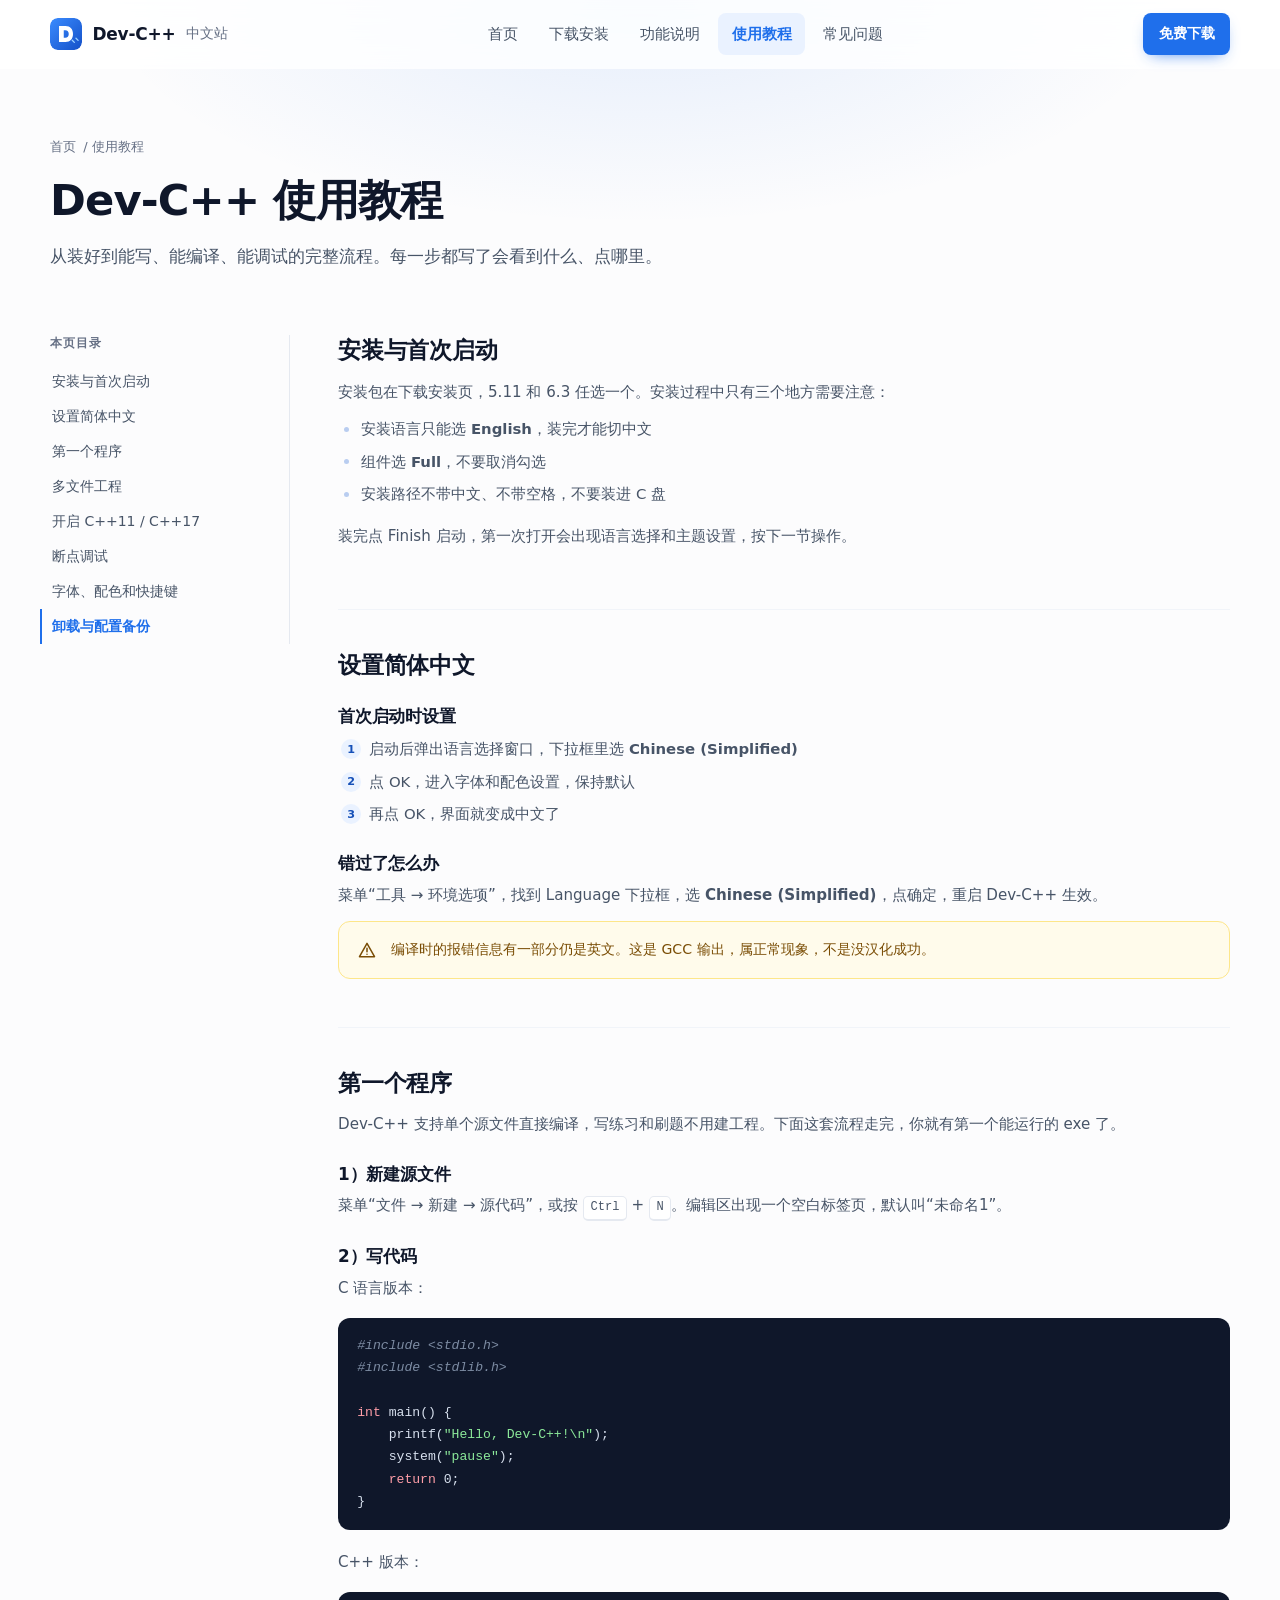
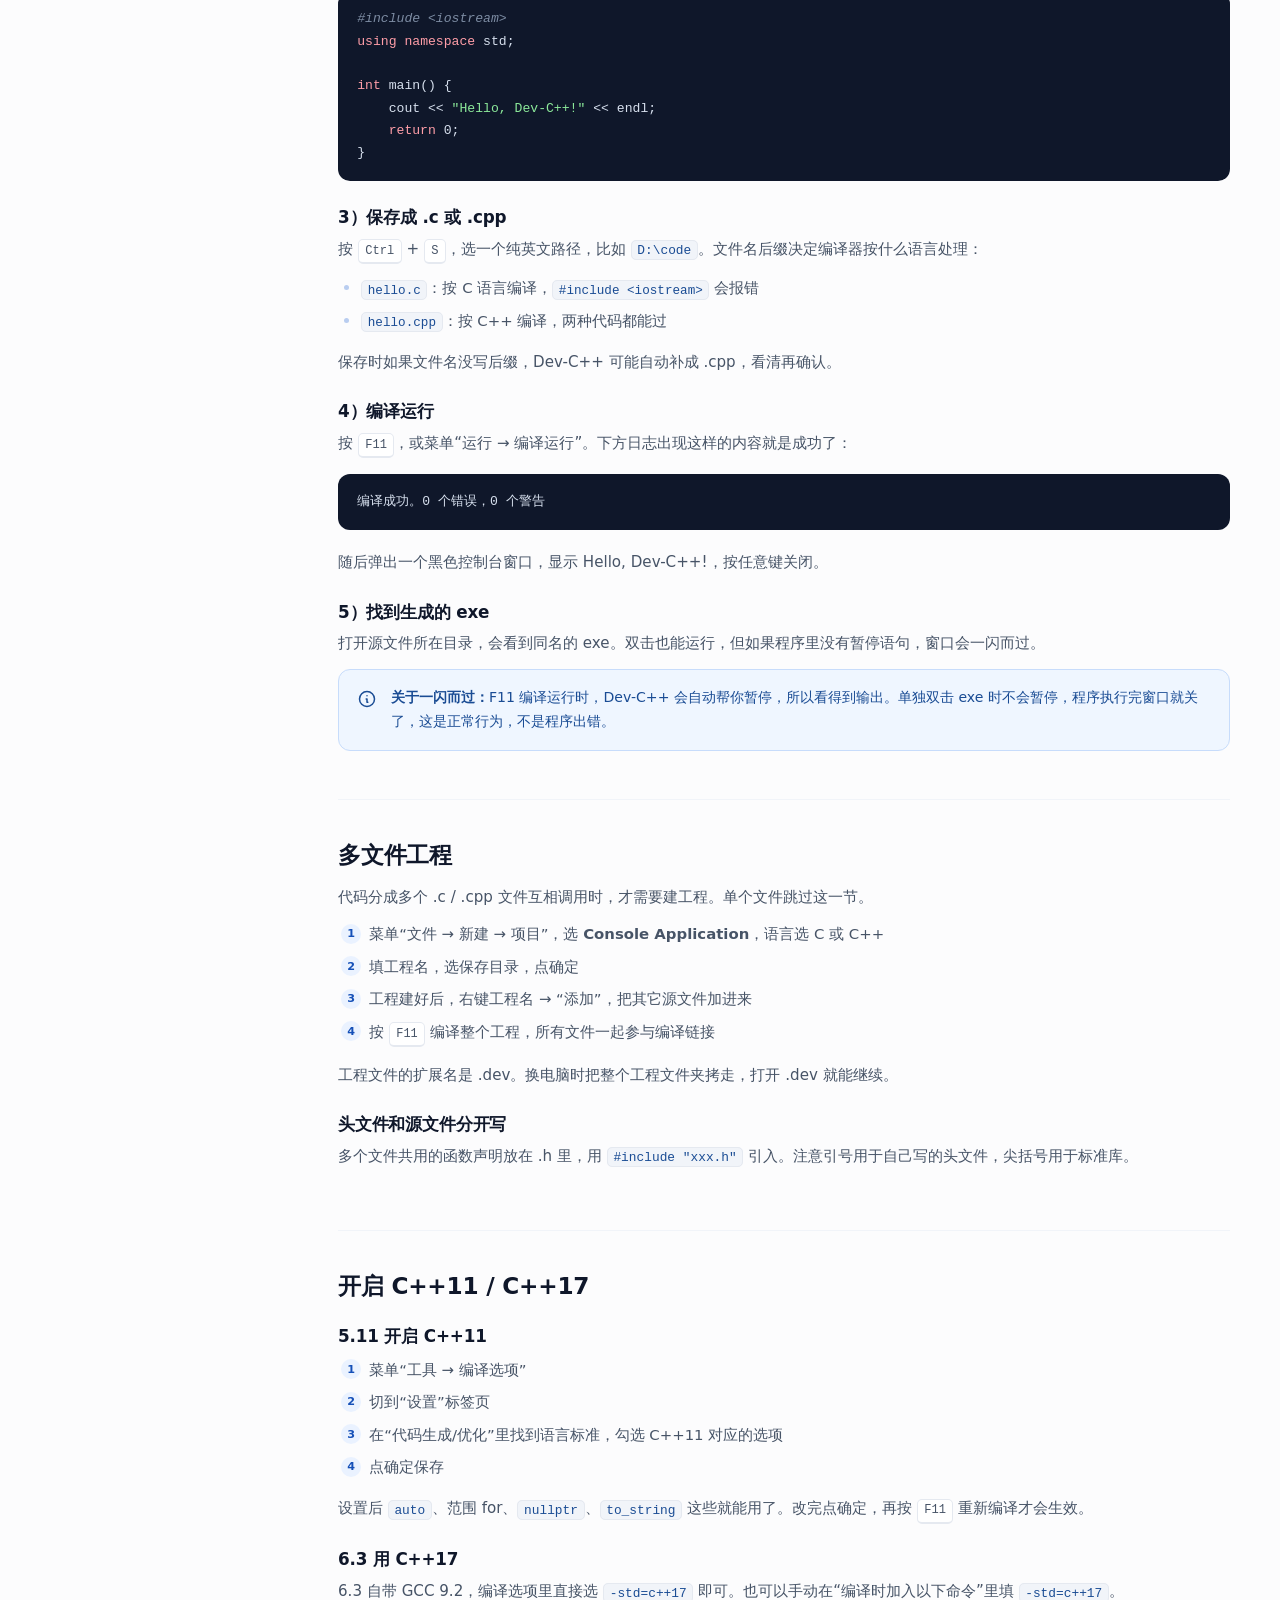
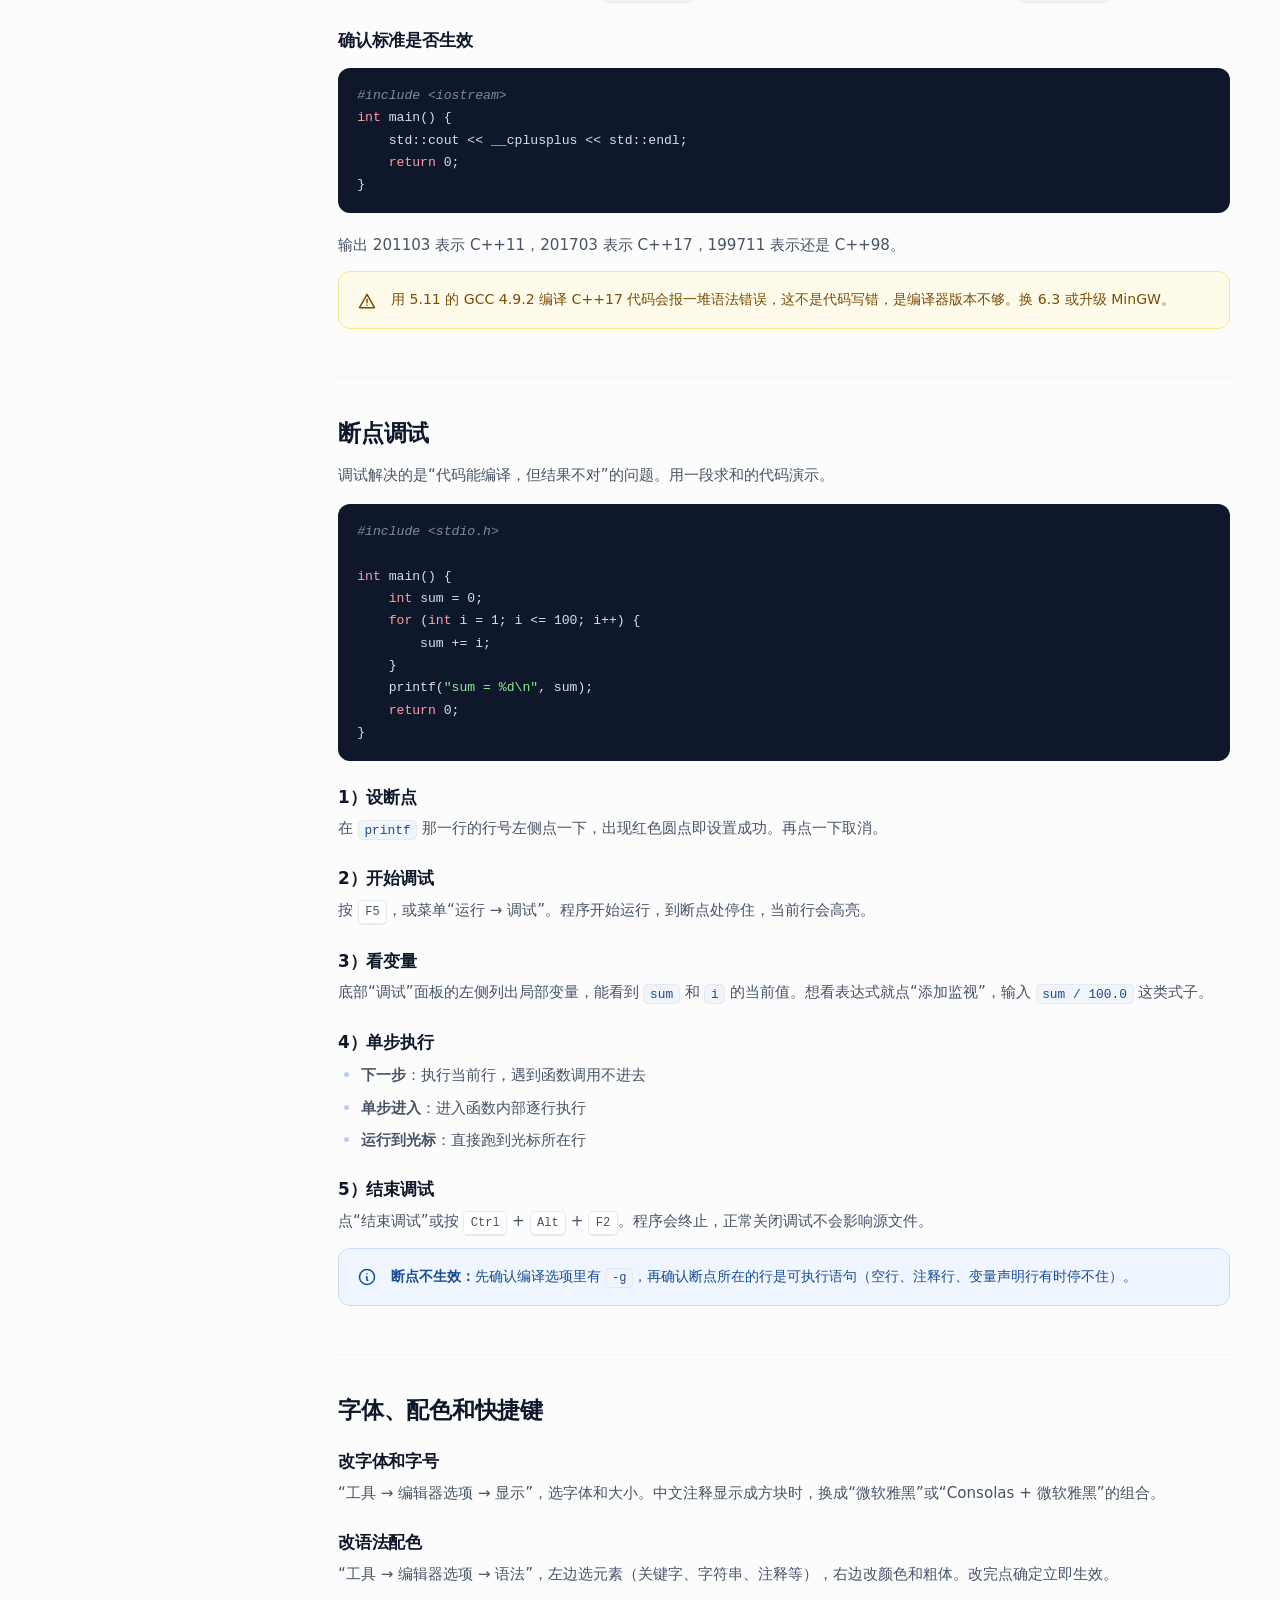
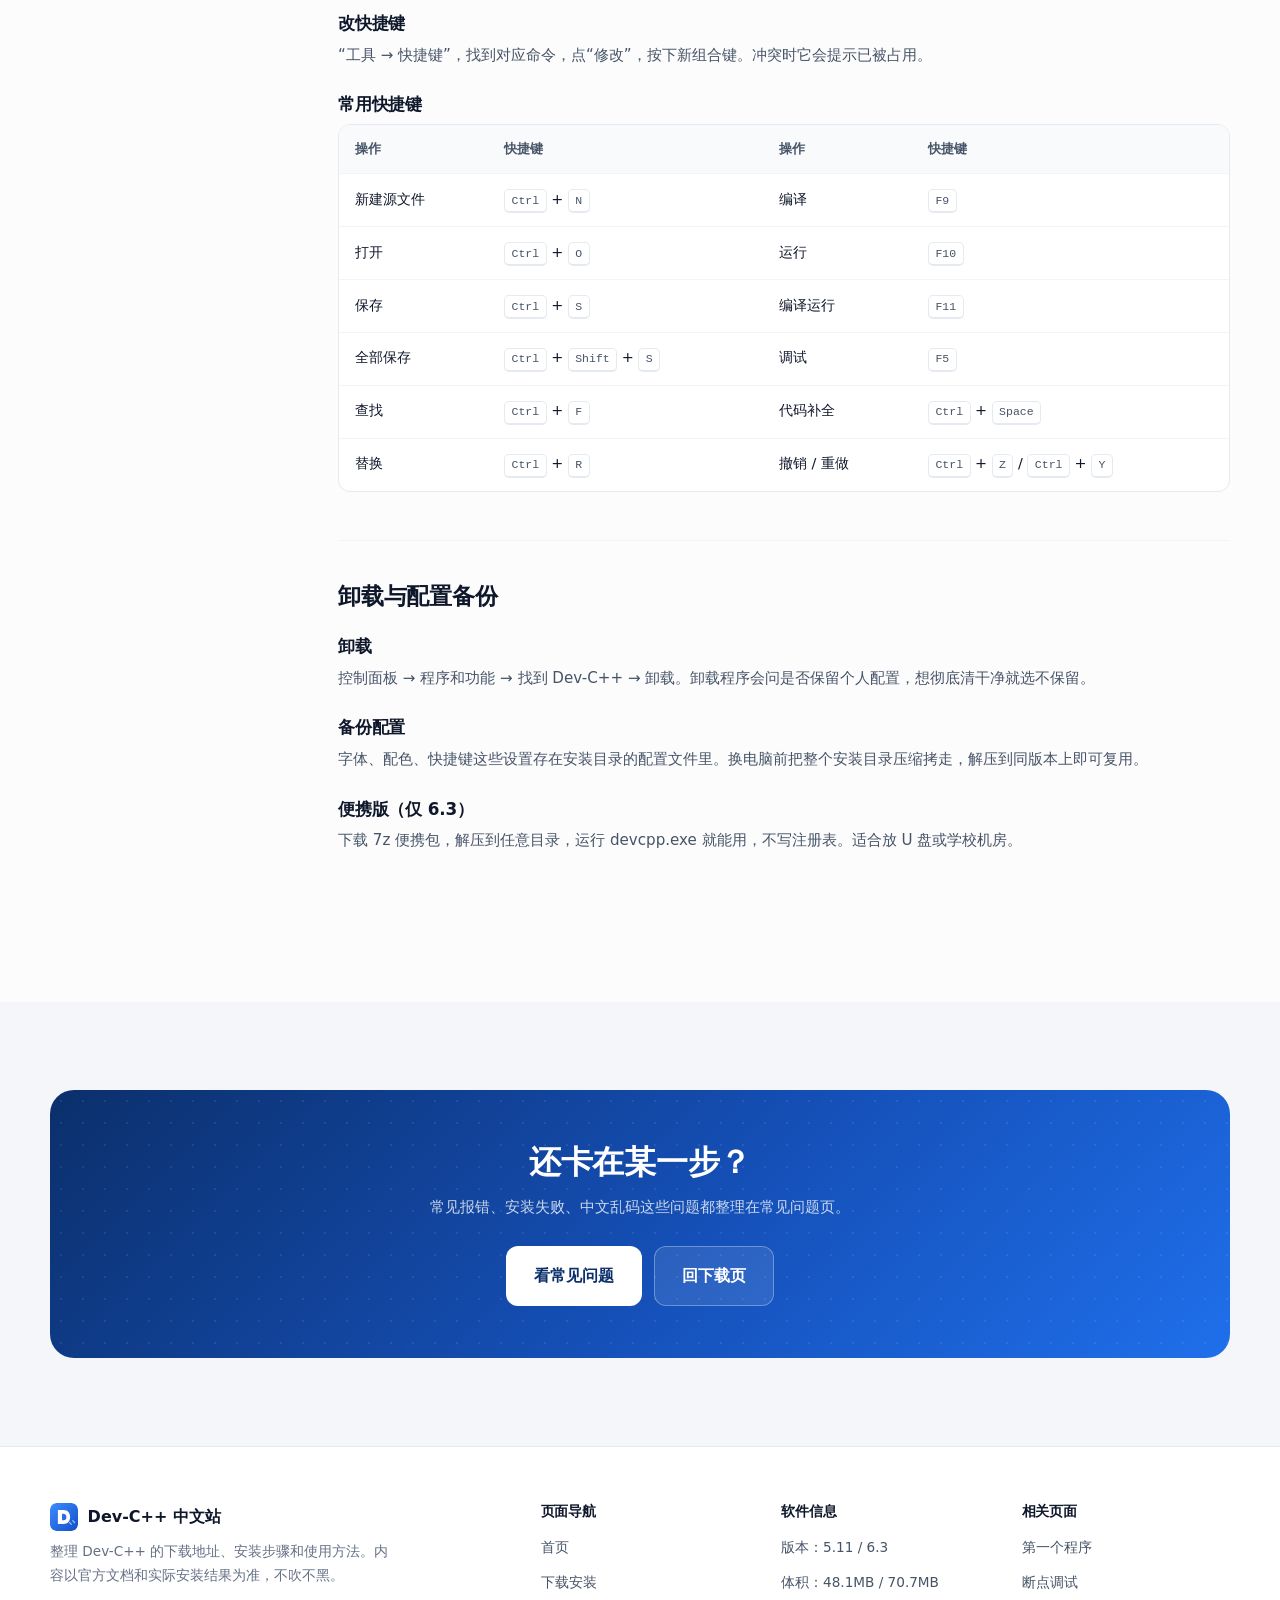
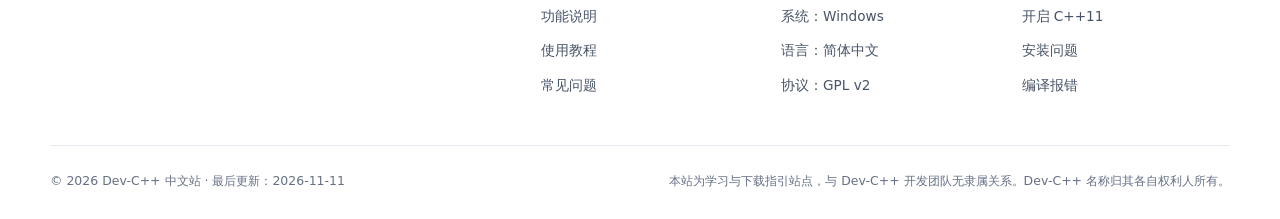
<file: tutorial.html>
<!DOCTYPE html>
<html lang="zh-CN">
<head>
<meta charset="UTF-8">
<meta name="viewport" content="width=device-width, initial-scale=1">
<title>Dev-C++使用教程：中文设置、编译运行、断点调试</title>
<meta name="description" content="Dev-C++ 完整使用教程：设置简体中文、新建源文件、F11 编译运行、多文件工程、开启 C++11、GDB 断点调试、字体配色和快捷键设置。">

<meta name="theme-color" content="#1f6feb">
<meta property="og:type" content="website">
<meta property="og:site_name" content="Dev-C++ 中文站">
<meta property="og:title" content="Dev-C++使用教程：中文设置、编译运行、断点调试">
<meta property="og:description" content="Dev-C++ 完整使用教程：设置简体中文、新建源文件、F11 编译运行、多文件工程、开启 C++11、GDB 断点调试、字体配色和快捷键设置。">
<meta name="twitter:card" content="summary">
<meta property="og:url" content="https://devcpp-cn.github.io/tutorial.html">
<link rel="canonical" href="https://devcpp-cn.github.io/tutorial.html">
<link rel="icon" href="assets/logo.svg" type="image/svg+xml">
<script>document.documentElement.classList.add("js");</script>
<link rel="stylesheet" href="assets/style.css">
</head>
<body>

<header class="topbar">
	<div class="wrap topbar__inner">
		<a class="brand" href="index.html"><img src="assets/logo.svg" alt="Dev-C++">Dev-C++ <span>中文站</span></a>
		<nav class="nav" aria-label="主导航">
			<a href="index.html">首页</a>
			<a href="download.html">下载安装</a>
			<a href="features.html">功能说明</a>
			<a class="is-active" href="tutorial.html">使用教程</a>
			<a href="faq.html">常见问题</a>
		</nav>
		<div class="topbar__right">
			<a class="btn btn--pri btn--sm" href="download.html">免费下载</a>
			<button type="button" class="burger" aria-label="打开菜单" aria-expanded="false"><span></span></button>
		</div>
	</div>
</header>
<nav class="mobnav" aria-label="移动端导航">
	<a href="index.html">首页</a>
	<a href="download.html">下载安装</a>
	<a href="features.html">功能说明</a>
	<a href="tutorial.html">使用教程</a>
	<a href="faq.html">常见问题</a>
	<a class="btn btn--pri" href="download.html">免费下载</a>
</nav>

<section class="pagehead">
	<div class="wrap">
		<div class="crumb"><a href="index.html">首页</a> / 使用教程</div>
		<h1>Dev-C++ 使用教程</h1>
		<p class="lead">从装好到能写、能编译、能调试的完整流程。每一步都写了会看到什么、点哪里。</p>
	</div>
</section>

<section class="sec sec--top">
	<div class="wrap doc">
		<aside class="toc">
			<h4>本页目录</h4>
			<a href="#prepare">安装与首次启动</a>
			<a href="#language">设置简体中文</a>
			<a href="#first-program">第一个程序</a>
			<a href="#project">多文件工程</a>
			<a href="#cpp11">开启 C++11 / C++17</a>
			<a href="#debug">断点调试</a>
			<a href="#settings">字体、配色和快捷键</a>
			<a href="#uninstall">卸载与配置备份</a>
		</aside>

		<div class="doc__body">
			<section id="prepare">
				<h2>安装与首次启动</h2>
				<p>安装包在<a href="download.html">下载安装</a>页，5.11 和 6.3 任选一个。安装过程中只有三个地方需要注意：</p>
				<ul>
					<li>安装语言只能选 <b>English</b>，装完才能切中文</li>
					<li>组件选 <b>Full</b>，不要取消勾选</li>
					<li>安装路径不带中文、不带空格，不要装进 C 盘</li>
				</ul>
				<p>装完点 Finish 启动，第一次打开会出现语言选择和主题设置，按下一节操作。</p>
			</section>

			<section id="language">
				<h2>设置简体中文</h2>
				<h3>首次启动时设置</h3>
				<ol>
					<li>启动后弹出语言选择窗口，下拉框里选 <b>Chinese (Simplified)</b></li>
					<li>点 OK，进入字体和配色设置，保持默认</li>
					<li>再点 OK，界面就变成中文了</li>
				</ol>

				<h3>错过了怎么办</h3>
				<p>菜单“工具 → 环境选项”，找到 Language 下拉框，选 <b>Chinese (Simplified)</b>，点确定，重启 Dev-C++ 生效。</p>

				<div class="note">
					<svg class="ic" viewBox="0 0 24 24"><path d="M12 4l9 16H3z"/><path d="M12 10v4M12 17h.01"/></svg>
					<div>编译时的报错信息有一部分仍是英文。这是 GCC 输出，属正常现象，不是没汉化成功。</div>
				</div>
			</section>

			<section id="first-program">
				<h2>第一个程序</h2>
				<p>Dev-C++ 支持单个源文件直接编译，写练习和刷题不用建工程。下面这套流程走完，你就有第一个能运行的 exe 了。</p>

				<h3>1）新建源文件</h3>
				<p>菜单“文件 → 新建 → 源代码”，或按 <span class="kbd">Ctrl</span> + <span class="kbd">N</span>。编辑区出现一个空白标签页，默认叫“未命名1”。</p>

				<h3>2）写代码</h3>
				<p>C 语言版本：</p>
				<div class="codeblock"><pre><span class="c-com">#include &lt;stdio.h&gt;</span>
<span class="c-com">#include &lt;stdlib.h&gt;</span>

<span class="c-key">int</span> main() {
    printf(<span class="c-str">"Hello, Dev-C++!\n"</span>);
    system(<span class="c-str">"pause"</span>);
    <span class="c-key">return</span> 0;
}</pre></div>
				<p>C++ 版本：</p>
				<div class="codeblock"><pre><span class="c-com">#include &lt;iostream&gt;</span>
<span class="c-key">using</span> <span class="c-key">namespace</span> std;

<span class="c-key">int</span> main() {
    cout &lt;&lt; <span class="c-str">"Hello, Dev-C++!"</span> &lt;&lt; endl;
    <span class="c-key">return</span> 0;
}</pre></div>

				<h3>3）保存成 .c 或 .cpp</h3>
				<p>按 <span class="kbd">Ctrl</span> + <span class="kbd">S</span>，选一个纯英文路径，比如 <code class="inline-code">D:\code</code>。文件名后缀决定编译器按什么语言处理：</p>
				<ul>
					<li><code class="inline-code">hello.c</code>：按 C 语言编译，<code class="inline-code">#include &lt;iostream&gt;</code> 会报错</li>
					<li><code class="inline-code">hello.cpp</code>：按 C++ 编译，两种代码都能过</li>
				</ul>
				<p>保存时如果文件名没写后缀，Dev-C++ 可能自动补成 .cpp，看清再确认。</p>

				<h3>4）编译运行</h3>
				<p>按 <span class="kbd">F11</span>，或菜单“运行 → 编译运行”。下方日志出现这样的内容就是成功了：</p>
				<div class="codeblock"><pre>编译成功。0 个错误，0 个警告</pre></div>
				<p>随后弹出一个黑色控制台窗口，显示 Hello, Dev-C++!，按任意键关闭。</p>

				<h3>5）找到生成的 exe</h3>
				<p>打开源文件所在目录，会看到同名的 exe。双击也能运行，但如果程序里没有暂停语句，窗口会一闪而过。</p>

				<div class="note note--blue">
					<svg class="ic" viewBox="0 0 24 24"><circle cx="12" cy="12" r="9"/><path d="M12 8h.01M11 12h1v4h1"/></svg>
					<div><b>关于一闪而过：</b>F11 编译运行时，Dev-C++ 会自动帮你暂停，所以看得到输出。单独双击 exe 时不会暂停，程序执行完窗口就关了，这是正常行为，不是程序出错。</div>
				</div>
			</section>

			<section id="project">
				<h2>多文件工程</h2>
				<p>代码分成多个 .c / .cpp 文件互相调用时，才需要建工程。单个文件跳过这一节。</p>
				<ol>
					<li>菜单“文件 → 新建 → 项目”，选 <b>Console Application</b>，语言选 C 或 C++</li>
					<li>填工程名，选保存目录，点确定</li>
					<li>工程建好后，右键工程名 → “添加”，把其它源文件加进来</li>
					<li>按 <span class="kbd">F11</span> 编译整个工程，所有文件一起参与编译链接</li>
				</ol>
				<p>工程文件的扩展名是 .dev。换电脑时把整个工程文件夹拷走，打开 .dev 就能继续。</p>

				<h3>头文件和源文件分开写</h3>
				<p>多个文件共用的函数声明放在 .h 里，用 <code class="inline-code">#include "xxx.h"</code> 引入。注意引号用于自己写的头文件，尖括号用于标准库。</p>
			</section>

			<section id="cpp11">
				<h2>开启 C++11 / C++17</h2>
				<h3>5.11 开启 C++11</h3>
				<ol>
					<li>菜单“工具 → 编译选项”</li>
					<li>切到“设置”标签页</li>
					<li>在“代码生成/优化”里找到语言标准，勾选 C++11 对应的选项</li>
					<li>点确定保存</li>
				</ol>
				<p>设置后 <code class="inline-code">auto</code>、范围 for、<code class="inline-code">nullptr</code>、<code class="inline-code">to_string</code> 这些就能用了。改完点确定，再按 <span class="kbd">F11</span> 重新编译才会生效。</p>

				<h3>6.3 用 C++17</h3>
				<p>6.3 自带 GCC 9.2，编译选项里直接选 <code class="inline-code">-std=c++17</code> 即可。也可以手动在“编译时加入以下命令”里填 <code class="inline-code">-std=c++17</code>。</p>

				<h3>确认标准是否生效</h3>
				<div class="codeblock"><pre><span class="c-com">#include &lt;iostream&gt;</span>
<span class="c-key">int</span> main() {
    std::cout &lt;&lt; __cplusplus &lt;&lt; std::endl;
    <span class="c-key">return</span> 0;
}</pre></div>
				<p>输出 201103 表示 C++11，201703 表示 C++17，199711 表示还是 C++98。</p>

				<div class="note">
					<svg class="ic" viewBox="0 0 24 24"><path d="M12 4l9 16H3z"/><path d="M12 10v4M12 17h.01"/></svg>
					<div>用 5.11 的 GCC 4.9.2 编译 C++17 代码会报一堆语法错误，这不是代码写错，是编译器版本不够。换 6.3 或升级 MinGW。</div>
				</div>
			</section>

			<section id="debug">
				<h2>断点调试</h2>
				<p>调试解决的是“代码能编译，但结果不对”的问题。用一段求和的代码演示。</p>
				<div class="codeblock"><pre><span class="c-com">#include &lt;stdio.h&gt;</span>

<span class="c-key">int</span> main() {
    <span class="c-key">int</span> sum = 0;
    <span class="c-key">for</span> (<span class="c-key">int</span> i = 1; i &lt;= 100; i++) {
        sum += i;
    }
    printf(<span class="c-str">"sum = %d\n"</span>, sum);
    <span class="c-key">return</span> 0;
}</pre></div>

				<h3>1）设断点</h3>
				<p>在 <code class="inline-code">printf</code> 那一行的行号左侧点一下，出现红色圆点即设置成功。再点一下取消。</p>

				<h3>2）开始调试</h3>
				<p>按 <span class="kbd">F5</span>，或菜单“运行 → 调试”。程序开始运行，到断点处停住，当前行会高亮。</p>

				<h3>3）看变量</h3>
				<p>底部“调试”面板的左侧列出局部变量，能看到 <code class="inline-code">sum</code> 和 <code class="inline-code">i</code> 的当前值。想看表达式就点“添加监视”，输入 <code class="inline-code">sum / 100.0</code> 这类式子。</p>

				<h3>4）单步执行</h3>
				<ul>
					<li><b>下一步</b>：执行当前行，遇到函数调用不进去</li>
					<li><b>单步进入</b>：进入函数内部逐行执行</li>
					<li><b>运行到光标</b>：直接跑到光标所在行</li>
				</ul>

				<h3>5）结束调试</h3>
				<p>点“结束调试”或按 <span class="kbd">Ctrl</span> + <span class="kbd">Alt</span> + <span class="kbd">F2</span>。程序会终止，正常关闭调试不会影响源文件。</p>

				<div class="note note--blue">
					<svg class="ic" viewBox="0 0 24 24"><circle cx="12" cy="12" r="9"/><path d="M12 8h.01M11 12h1v4h1"/></svg>
					<div><b>断点不生效：</b>先确认编译选项里有 <code class="inline-code">-g</code>，再确认断点所在的行是可执行语句（空行、注释行、变量声明行有时停不住）。</div>
				</div>
			</section>

			<section id="settings">
				<h2>字体、配色和快捷键</h2>
				<h3>改字体和字号</h3>
				<p>“工具 → 编辑器选项 → 显示”，选字体和大小。中文注释显示成方块时，换成“微软雅黑”或“Consolas + 微软雅黑”的组合。</p>

				<h3>改语法配色</h3>
				<p>“工具 → 编辑器选项 → 语法”，左边选元素（关键字、字符串、注释等），右边改颜色和粗体。改完点确定立即生效。</p>

				<h3>改快捷键</h3>
				<p>“工具 → 快捷键”，找到对应命令，点“修改”，按下新组合键。冲突时它会提示已被占用。</p>

				<h3>常用快捷键</h3>
				<div class="table-wrap">
					<table>
						<tbody><tr><th scope="col">操作</th><th scope="col">快捷键</th><th scope="col">操作</th><th scope="col">快捷键</th></tr>
							<tr><td>新建源文件</td><td><span class="kbd">Ctrl</span> + <span class="kbd">N</span></td><td>编译</td><td><span class="kbd">F9</span></td></tr>
							<tr><td>打开</td><td><span class="kbd">Ctrl</span> + <span class="kbd">O</span></td><td>运行</td><td><span class="kbd">F10</span></td></tr>
							<tr><td>保存</td><td><span class="kbd">Ctrl</span> + <span class="kbd">S</span></td><td>编译运行</td><td><span class="kbd">F11</span></td></tr>
							<tr><td>全部保存</td><td><span class="kbd">Ctrl</span> + <span class="kbd">Shift</span> + <span class="kbd">S</span></td><td>调试</td><td><span class="kbd">F5</span></td></tr>
							<tr><td>查找</td><td><span class="kbd">Ctrl</span> + <span class="kbd">F</span></td><td>代码补全</td><td><span class="kbd">Ctrl</span> + <span class="kbd">Space</span></td></tr>
							<tr><td>替换</td><td><span class="kbd">Ctrl</span> + <span class="kbd">R</span></td><td>撤销 / 重做</td><td><span class="kbd">Ctrl</span> + <span class="kbd">Z</span> / <span class="kbd">Ctrl</span> + <span class="kbd">Y</span></td></tr>
						</tbody>
					</table>
				</div>
			</section>

			<section id="uninstall">
				<h2>卸载与配置备份</h2>
				<h3>卸载</h3>
				<p>控制面板 → 程序和功能 → 找到 Dev-C++ → 卸载。卸载程序会问是否保留个人配置，想彻底清干净就选不保留。</p>

				<h3>备份配置</h3>
				<p>字体、配色、快捷键这些设置存在安装目录的配置文件里。换电脑前把整个安装目录压缩拷走，解压到同版本上即可复用。</p>

				<h3>便携版（仅 6.3）</h3>
				<p>下载 7z 便携包，解压到任意目录，运行 devcpp.exe 就能用，不写注册表。适合放 U 盘或学校机房。</p>
			</section>
		</div>
	</div>
</section>

<section class="sec sec--alt">
	<div class="wrap">
		<div class="cta reveal">
			<h2>还卡在某一步？</h2>
			<p>常见报错、安装失败、中文乱码这些问题都整理在常见问题页。</p>
			<div class="hero__actions actions--flush">
				<a class="btn btn--dark btn--lg" href="faq.html">看常见问题</a>
				<a class="btn btn--ghost btn--lg" href="download.html">回下载页</a>
			</div>
		</div>
	</div>
</section>

<footer class="footer">
	<div class="wrap">
		<div class="footer__grid">
			<div>
				<div class="footer__brand"><img src="assets/logo.svg" alt="">Dev-C++ 中文站</div>
				<p class="footer__desc">整理 Dev-C++ 的下载地址、安装步骤和使用方法。内容以官方文档和实际安装结果为准，不吹不黑。</p>
			</div>
			<div>
				<h4>页面导航</h4>
				<ul>
					<li><a href="index.html">首页</a></li>
					<li><a href="download.html">下载安装</a></li>
					<li><a href="features.html">功能说明</a></li>
					<li><a href="tutorial.html">使用教程</a></li>
					<li><a href="faq.html">常见问题</a></li>
				</ul>
			</div>
			<div>
				<h4>软件信息</h4>
				<ul>
					<li><span>版本：5.11 / 6.3</span></li>
					<li><span>体积：48.1MB / 70.7MB</span></li>
					<li><span>系统：Windows</span></li>
					<li><span>语言：简体中文</span></li>
					<li><span>协议：GPL v2</span></li>
				</ul>
			</div>
			<div>
				<h4>相关页面</h4>
				<ul>
					<li><a href="tutorial.html#first-program">第一个程序</a></li>
					<li><a href="tutorial.html#debug">断点调试</a></li>
					<li><a href="tutorial.html#cpp11">开启 C++11</a></li>
					<li><a href="faq.html#install">安装问题</a></li>
					<li><a href="faq.html#compile">编译报错</a></li>
				</ul>
			</div>
		</div>
		<div class="footer__bottom">
			<span>© 2026 Dev-C++ 中文站 · 最后更新：2026-11-11</span>
			<span>本站为学习与下载指引站点，与 Dev-C++ 开发团队无隶属关系。Dev-C++ 名称归其各自权利人所有。</span>
		</div>
	</div>
</footer>

<button type="button" class="to-top" aria-label="返回顶部">
	<svg class="ic" viewBox="0 0 24 24"><path d="M12 19V5M6 11l6-6 6 6"/></svg>
</button>

<script src="assets/app.js"></script>
</body>
</html>
</file>
<file: assets/style.css>
/* ==========================================================================
   Dev-C++ 中文站 · 共享样式
   参考：devc.biancheng.net / codeblocks.biancheng.net / tbtol.cn / luoxues.cn
   ========================================================================== */

:root {
	--bg: #fcfcfd;
	--bg-alt: #f4f6fa;
	--bg-card: #ffffff;

	--ink: #0f172a;
	--ink-2: #475467;
	--ink-3: #667085;

	--primary: #1f6feb;
	--primary-dark: #1550b8;
	--primary-light: #eaf2ff;
	--accent: #f59e0b;

	--line: #e5e9f0;
	--line-soft: #f1f4f9;

	--font: system-ui, -apple-system, "Segoe UI", Roboto, "Helvetica Neue",
		"PingFang SC", "Hiragino Sans GB", "Microsoft YaHei", sans-serif;
	--mono: ui-monospace, SFMono-Regular, "SF Mono", Menlo, Consolas,
		"Liberation Mono", monospace;

	--shadow-sm: 0 1px 2px rgba(16, 24, 40, 0.05);
	--shadow-md: 0 6px 18px -6px rgba(16, 24, 40, 0.12), 0 2px 6px -2px rgba(16, 24, 40, 0.06);
	--shadow-lg: 0 24px 48px -20px rgba(16, 24, 40, 0.22), 0 8px 20px -12px rgba(16, 24, 40, 0.12);

	--r-sm: 8px;
	--r-md: 12px;
	--r-lg: 18px;
	--r-xl: 24px;

	--ease: cubic-bezier(0.4, 0, 0.2, 1);
}

* { margin: 0; padding: 0; box-sizing: border-box; }

html {
	scroll-behavior: smooth;
	scroll-padding-top: 6rem;
	font-family: var(--font);
	background: var(--bg);
	color: var(--ink);
	line-height: 1.7;
	-webkit-text-size-adjust: 100%;
}

body {
	overflow-x: hidden;
	-webkit-font-smoothing: antialiased;
	text-rendering: optimizeLegibility;
}

img, svg { display: block; }
a { color: inherit; text-decoration: none; transition: color 0.2s var(--ease); }
ul, ol { list-style: none; }
button { font: inherit; color: inherit; }
::selection { background: var(--primary-light); color: var(--primary-dark); }

/* ---------- 布局 ---------- */
.wrap { width: min(1180px, 100% - 3rem); margin-inline: auto; }
.sec { padding: 5.5rem 0; }
.sec--alt { background: var(--bg-alt); }
.sec--tight { padding: 3.5rem 0; }
.center { text-align: center; }
.mt-8 { margin-top: 2rem; }

.eyebrow {
	display: inline-flex;
	align-items: center;
	gap: 0.4rem;
	padding: 0.3rem 0.75rem;
	border-radius: 999px;
	background: var(--primary-light);
	color: var(--primary-dark);
	font-size: 0.8125rem;
	font-weight: 600;
	letter-spacing: 0.01em;
	margin-bottom: 1.1rem;
}

h1, h2, h3, h4 { line-height: 1.3; letter-spacing: -0.01em; }
.h1 { font-size: clamp(2.1rem, 5vw, 3.6rem); font-weight: 800; letter-spacing: -0.025em; line-height: 1.15; }
.h2 { font-size: clamp(1.65rem, 3.2vw, 2.35rem); font-weight: 700; }
.h3 { font-size: 1.15rem; font-weight: 700; }
.h4 { font-size: 1.02rem; font-weight: 700; }

.lead { color: var(--ink-2); font-size: 1.0625rem; max-width: 46rem; }
.center .lead { margin-inline: auto; }
.sec-head { margin-bottom: 2.75rem; }
.sec-head .lead { margin-top: 0.9rem; }

.text-gradient {
	background: linear-gradient(120deg, #0f172a 8%, var(--primary) 92%);
	-webkit-background-clip: text;
	background-clip: text;
	-webkit-text-fill-color: transparent;
	color: transparent;
}

/* ---------- 图标 ---------- */
.ic { width: 1.25rem; height: 1.25rem; flex: none; stroke: currentColor; fill: none; stroke-width: 1.8; stroke-linecap: round; stroke-linejoin: round; }
.ic-lg { width: 1.55rem; height: 1.55rem; }

/* ---------- 按钮 ---------- */
.btn {
	display: inline-flex;
	align-items: center;
	justify-content: center;
	gap: 0.5rem;
	padding: 0.8rem 1.35rem;
	border: 1px solid transparent;
	border-radius: var(--r-md);
	font-size: 0.95rem;
	font-weight: 600;
	cursor: pointer;
	transition: all 0.2s var(--ease);
	white-space: nowrap;
}
.btn:active { transform: scale(0.985); }
.btn--pri { background: var(--primary); color: #fff; box-shadow: 0 6px 16px -8px rgba(31, 111, 235, 0.9); }
.btn--pri:hover { background: var(--primary-dark); box-shadow: 0 10px 22px -10px rgba(21, 80, 184, 0.95); }
.btn--dark { background: var(--ink); color: #fff; }
.btn--dark:hover { background: var(--primary); }
.btn--ghost { background: #fff; color: var(--ink); border-color: var(--line); }
.btn--ghost:hover { border-color: var(--primary); color: var(--primary); }
.btn--sm { padding: 0.5rem 0.9rem; font-size: 0.85rem; border-radius: var(--r-sm); }
.btn--lg { padding: 0.95rem 1.7rem; font-size: 1rem; }

/* ---------- 顶栏 ---------- */
.topbar {
	position: fixed;
	inset: 0 0 auto 0;
	z-index: 200;
	background: rgba(255, 255, 255, 0.82);
	backdrop-filter: saturate(180%) blur(14px);
	-webkit-backdrop-filter: saturate(180%) blur(14px);
	border-bottom: 1px solid transparent;
	transition: border-color 0.25s var(--ease), box-shadow 0.25s var(--ease);
}
.topbar.is-stuck { border-bottom-color: var(--line); box-shadow: 0 6px 20px -18px rgba(15, 23, 42, 0.6); }
.topbar__inner { display: flex; align-items: center; justify-content: space-between; height: 4.25rem; gap: 1.5rem; }
.brand { display: flex; align-items: center; gap: 0.65rem; font-weight: 800; font-size: 1.06rem; letter-spacing: -0.01em; }
.brand img { width: 2rem; height: 2rem; border-radius: 8px; }
.brand span { color: var(--ink-3); font-weight: 500; font-size: 0.85rem; }
.nav { display: flex; align-items: center; gap: 0.25rem; }
.nav a {
	padding: 0.5rem 0.85rem;
	border-radius: var(--r-sm);
	font-size: 0.925rem;
	font-weight: 500;
	color: var(--ink-2);
}
.nav a:hover { color: var(--ink); background: var(--bg-alt); }
.nav a.is-active { color: var(--primary); background: var(--primary-light); font-weight: 600; }
.topbar__right { display: flex; align-items: center; gap: 0.6rem; }
.burger { display: none; width: 2.5rem; height: 2.5rem; align-items: center; justify-content: center; background: none; border: 1px solid var(--line); border-radius: var(--r-sm); cursor: pointer; }
.burger span { position: relative; display: block; width: 16px; height: 1.6px; background: var(--ink); border-radius: 2px; transition: 0.25s var(--ease); }
.burger span::before, .burger span::after { content: ""; position: absolute; left: 0; width: 16px; height: 1.6px; background: var(--ink); border-radius: 2px; transition: 0.25s var(--ease); }
.burger span::before { top: -5px; }
.burger span::after { top: 5px; }

.mobnav {
	position: fixed;
	top: 4.25rem; left: 0; right: 0;
	z-index: 190;
	display: none;
	flex-direction: column;
	gap: 0.15rem;
	padding: 0.75rem 1.5rem 1.25rem;
	background: #fff;
	border-bottom: 1px solid var(--line);
	box-shadow: var(--shadow-md);
}
.mobnav.is-open { display: flex; }
.mobnav a { padding: 0.8rem 0.25rem; border-bottom: 1px solid var(--line-soft); font-weight: 500; color: var(--ink-2); }
.mobnav a:last-of-type { border-bottom: 0; }
.mobnav .btn { margin-top: 0.6rem; }

/* ---------- 首屏 ---------- */
.hero { position: relative; padding: 9.5rem 0 4.5rem; overflow: hidden; }
.hero::before {
	content: "";
	position: absolute;
	inset: -30% -10% auto;
	height: 70rem;
	background:
		radial-gradient(56% 44% at 50% 8%, rgba(31, 111, 235, 0.13) 0%, transparent 70%),
		radial-gradient(30% 30% at 84% 22%, rgba(245, 158, 11, 0.08) 0%, transparent 70%);
	pointer-events: none;
	z-index: -2;
}
.hero::after {
	content: "";
	position: absolute;
	inset: 0;
	background-image: linear-gradient(var(--line-soft) 1px, transparent 1px), linear-gradient(90deg, var(--line-soft) 1px, transparent 1px);
	background-size: 64px 64px;
	mask-image: radial-gradient(58% 46% at 50% 26%, #000 0%, transparent 100%);
	-webkit-mask-image: radial-gradient(58% 46% at 50% 26%, #000 0%, transparent 100%);
	opacity: 0.7;
	z-index: -1;
	pointer-events: none;
}
.hero__badge {
	display: inline-flex;
	align-items: center;
	gap: 0.5rem;
	padding: 0.35rem 0.85rem;
	border: 1px solid var(--line);
	border-radius: 999px;
	background: #fff;
	box-shadow: var(--shadow-sm);
	font-size: 0.8125rem;
	color: var(--ink-2);
	margin-bottom: 1.4rem;
}
.hero__badge b { color: var(--primary); font-weight: 700; }
.hero__badge .dot { width: 6px; height: 6px; border-radius: 50%; background: #12b76a; box-shadow: 0 0 0 3px rgba(18, 183, 106, 0.15); }
.hero .lead { margin: 1.25rem auto 0; font-size: 1.1rem; }
.hero__actions { display: flex; flex-wrap: wrap; gap: 0.75rem; justify-content: center; margin-top: 2rem; }
.hero__note { margin-top: 0.9rem; font-size: 0.8125rem; color: var(--ink-3); }
.hero__mockup { max-width: 960px; margin: 3.5rem auto 0; }

/* ---------- IDE 窗口模拟 ---------- */
.ide {
	background: #fff;
	border: 1px solid var(--line);
	border-radius: var(--r-lg);
	box-shadow: var(--shadow-lg);
	overflow: hidden;
	font-size: 0.8125rem;
}
.ide__titlebar { display: flex; align-items: center; gap: 0.6rem; padding: 0.6rem 0.9rem; background: linear-gradient(#f7f9fc, #eef2f8); border-bottom: 1px solid var(--line); }
.ide__titlebar img { width: 1rem; height: 1rem; border-radius: 3px; }
.ide__title { font-size: 0.78rem; color: var(--ink-2); font-weight: 500; }
.ide__winbtns { margin-left: auto; display: flex; gap: 0.9rem; color: var(--ink-3); font-family: var(--mono); font-size: 0.72rem; }
.ide__menubar { display: flex; flex-wrap: wrap; gap: 1.1rem; padding: 0.45rem 0.95rem; background: #fbfcfe; border-bottom: 1px solid var(--line-soft); color: var(--ink-2); font-size: 0.78rem; }
.ide__toolbar { display: flex; align-items: center; gap: 0.35rem; padding: 0.4rem 0.75rem; background: linear-gradient(#f8fafd, #eff3f9); border-bottom: 1px solid var(--line); }
.tb { display: inline-flex; align-items: center; justify-content: center; width: 1.75rem; height: 1.55rem; border: 1px solid transparent; border-radius: 4px; color: #35618f; font-size: 0.72rem; font-weight: 700; }
.tb--sep { width: 1px; height: 1.1rem; background: var(--line); margin: 0 0.3rem; }
.tb--run { color: #0a7d33; }
.tb--dbg { color: #b42318; }
.ide__body { display: grid; grid-template-columns: 1fr; }
.ide__editor { position: relative; background: #fff; padding: 0.9rem 0 1rem; overflow-x: auto; }
.code { font-family: var(--mono); font-size: 0.8rem; line-height: 1.75; min-width: 0; }
.code .row { display: flex; padding-right: 1rem; }
.code .row:hover { background: #f8fbff; }
.code .ln { width: 3rem; flex: none; text-align: right; padding-right: 0.9rem; color: #a8b3c4; user-select: none; }
.code .cl { white-space: pre; color: #24292f; }
.c-key { color: #cf222e; }
.c-str { color: #0a7d33; }
.c-fn { color: #8250df; }
.c-num { color: #0550ae; }
.c-com { color: #6e7781; font-style: italic; }
.c-inc { color: #953800; }
.ide__log { border-top: 1px solid var(--line); background: #fbfcfe; }
.ide__logtabs { display: flex; gap: 1.1rem; padding: 0.45rem 0.95rem; border-bottom: 1px solid var(--line-soft); font-size: 0.72rem; color: var(--ink-3); }
.ide__logtabs b { color: var(--ink); font-weight: 600; }
.ide__logbody { padding: 0.55rem 0.95rem 0.75rem; font-family: var(--mono); font-size: 0.72rem; line-height: 1.85; color: var(--ink-2); }
.ide__logbody .ok { color: #0a7d33; }
.ide__statusbar { display: flex; flex-wrap: wrap; gap: 1rem; padding: 0.35rem 0.95rem; background: #eef2f8; border-top: 1px solid var(--line); font-size: 0.68rem; color: var(--ink-3); }

/* ---------- 数据条 ---------- */
.stats { border-block: 1px solid var(--line); background: #fff; }
.stats__grid { display: grid; grid-template-columns: repeat(4, 1fr); }
.stats__item { padding: 1.6rem 1rem; text-align: center; border-right: 1px solid var(--line); }
.stats__item:last-child { border-right: 0; }
.stats__val { font-size: 1.3rem; font-weight: 800; letter-spacing: -0.02em; }
.stats__val em { font-style: normal; color: var(--primary); }
.stats__lbl { font-size: 0.8125rem; color: var(--ink-3); margin-top: 0.15rem; }

/* ---------- 卡片网格 ---------- */
.grid { display: grid; gap: 1.15rem; }
.grid--3 { grid-template-columns: repeat(3, 1fr); }
.grid--2 { grid-template-columns: repeat(2, 1fr); }
.grid--4 { grid-template-columns: repeat(4, 1fr); }

.card {
	background: var(--bg-card);
	border: 1px solid var(--line);
	border-radius: var(--r-lg);
	padding: 1.6rem;
	transition: border-color 0.22s var(--ease), box-shadow 0.22s var(--ease);
}
.card:hover { border-color: #c7d7f2; box-shadow: var(--shadow-md); }
.card h3 { margin-bottom: 0.45rem; }
.card p { color: var(--ink-2); font-size: 0.925rem; }
.card__icon {
	display: inline-flex;
	align-items: center;
	justify-content: center;
	width: 2.6rem;
	height: 2.6rem;
	border-radius: 10px;
	background: var(--primary-light);
	color: var(--primary);
	margin-bottom: 1rem;
}
.card--wide { grid-column: span 2; }
.card--flat { background: transparent; border-color: transparent; padding: 1rem 0; }
.card--flat:hover { box-shadow: none; border-color: transparent; }

/* 速答 */
.qa { display: grid; grid-template-columns: repeat(3, 1fr); gap: 1.15rem; counter-reset: qa; }
.qa__item { position: relative; padding: 1.6rem 1.6rem 1.5rem; background: #fff; border: 1px solid var(--line); border-radius: var(--r-lg); }
.qa__item::before {
	counter-increment: qa;
	content: "0" counter(qa);
	display: block;
	font-family: var(--mono);
	font-size: 0.75rem;
	font-weight: 600;
	color: var(--primary);
	letter-spacing: 0.08em;
	margin-bottom: 0.6rem;
}
.qa__item h3 { font-size: 1.02rem; margin-bottom: 0.4rem; }
.qa__item p { color: var(--ink-2); font-size: 0.9rem; }
.qa__item a { color: var(--primary); font-weight: 500; }
.qa__item a:hover { text-decoration: underline; }

/* ---------- 场景列表 ---------- */
.scene { display: grid; grid-template-columns: repeat(2, 1fr); gap: 1.15rem; }
.scene__item { display: flex; gap: 1.1rem; padding: 1.5rem; background: #fff; border: 1px solid var(--line); border-radius: var(--r-lg); }
.scene__icon { display: flex; align-items: center; justify-content: center; width: 2.9rem; height: 2.9rem; flex: none; border-radius: 50%; background: var(--primary-light); color: var(--primary); }
.scene__item p { color: var(--ink-2); font-size: 0.9rem; margin-top: 0.3rem; }
.tag { display: inline-block; margin-top: 0.75rem; padding: 0.15rem 0.5rem; border-radius: 6px; background: var(--bg-alt); color: var(--ink-2); font-size: 0.75rem; font-weight: 500; }

/* ---------- 表格 ---------- */
.table-wrap { overflow-x: auto; border: 1px solid var(--line); border-radius: var(--r-md); background: #fff; }
table { width: 100%; border-collapse: collapse; font-size: 0.9rem; min-width: 34rem; }
th, td { padding: 0.8rem 1rem; text-align: left; border-bottom: 1px solid var(--line-soft); vertical-align: top; }
th { background: #f8fafc; font-weight: 600; font-size: 0.82rem; color: var(--ink-2); white-space: nowrap; }
tbody tr:last-child td { border-bottom: 0; }
tbody tr:hover { background: #fafcff; }
td b { font-weight: 600; }
.table-note { margin-top: 0.75rem; font-size: 0.82rem; color: var(--ink-3); }

/* ---------- 时间线 ---------- */
.timeline { position: relative; max-width: 52rem; margin-inline: auto; }
.timeline::before { content: ""; position: absolute; left: 1.4rem; top: 0.4rem; bottom: 0.4rem; width: 2px; background: linear-gradient(var(--primary), var(--line)); border-radius: 2px; }
.step { position: relative; padding-left: 4.4rem; padding-bottom: 1.4rem; }
.step:last-child { padding-bottom: 0; }
.step__num {
	position: absolute; left: 0; top: 0;
	width: 2.85rem; height: 2.85rem;
	display: flex; align-items: center; justify-content: center;
	border-radius: 50%;
	background: #fff;
	border: 2px solid var(--primary);
	color: var(--primary);
	font-weight: 700;
	font-size: 1rem;
	z-index: 1;
}
.step__box { background: #fff; border: 1px solid var(--line); border-radius: var(--r-md); padding: 1.35rem 1.5rem; }
.step__box h3 { font-size: 1.02rem; margin-bottom: 0.45rem; }
.step__box p { color: var(--ink-2); font-size: 0.925rem; }
.step__box ul { margin-top: 0.6rem; display: grid; gap: 0.35rem; }
.step__box li { position: relative; padding-left: 1.1rem; color: var(--ink-2); font-size: 0.9rem; }
.step__box li::before { content: ""; position: absolute; left: 0; top: 0.65em; width: 5px; height: 5px; border-radius: 50%; background: #c3d6f5; }

/* ---------- FAQ ---------- */
.faq { max-width: 52rem; margin-inline: auto; display: grid; gap: 0.65rem; }
.faq__item { border: 1px solid var(--line); border-radius: var(--r-md); background: #fff; overflow: hidden; }
.faq__q {
	width: 100%;
	display: flex; align-items: center; justify-content: space-between; gap: 1rem;
	padding: 1.05rem 1.3rem;
	background: none; border: 0; cursor: pointer;
	text-align: left; font-weight: 600; font-size: 0.95rem;
	transition: color 0.2s var(--ease);
}
.faq__q:hover { color: var(--primary); }
.faq__q .ic { color: var(--ink-3); transition: transform 0.25s var(--ease); }
.faq__item.is-open .faq__q .ic { transform: rotate(45deg); color: var(--primary); }
.faq__a { max-height: 0; overflow: hidden; transition: max-height 0.3s var(--ease); }
.faq__a > div { padding: 0 1.3rem 1.15rem; color: var(--ink-2); font-size: 0.9rem; }
.faq__a p + p { margin-top: 0.6rem; }

/* ---------- 页头 ---------- */
.pagehead { position: relative; padding: 8.5rem 0 3rem; overflow: hidden; }
.pagehead::before {
	content: ""; position: absolute; inset: -40% -10% auto; height: 40rem;
	background: radial-gradient(50% 50% at 50% 20%, rgba(31, 111, 235, 0.1), transparent 70%);
	z-index: -1;
}
.crumb { display: flex; align-items: center; gap: 0.45rem; font-size: 0.8125rem; color: var(--ink-3); margin-bottom: 0.9rem; }
.crumb a:hover { color: var(--primary); }
.pagehead h1 { font-size: clamp(1.9rem, 3.6vw, 2.7rem); font-weight: 800; letter-spacing: -0.02em; }
.pagehead .lead { margin-top: 0.85rem; }

/* ---------- 下载卡 ---------- */
.dl { display: grid; grid-template-columns: 1.15fr 0.85fr; gap: 1.15rem; align-items: stretch; }
.dl__card { position: relative; background: #fff; border: 1px solid var(--line); border-radius: var(--r-lg); padding: 1.9rem; overflow: hidden; }
.dl__card--rec { border-color: #bcd3f7; box-shadow: 0 18px 40px -30px rgba(31, 111, 235, 0.7); }
.dl__card--rec::before { content: ""; position: absolute; inset: 0 0 auto; height: 4px; background: linear-gradient(90deg, var(--primary), #6fb0ff); }
.dl__flag { position: absolute; top: 1.1rem; right: 1.1rem; padding: 0.2rem 0.55rem; border-radius: 999px; background: var(--primary-light); color: var(--primary-dark); font-size: 0.72rem; font-weight: 700; }
.dl__name { font-size: 1.25rem; font-weight: 800; }
.dl__meta { display: grid; grid-template-columns: repeat(2, 1fr); gap: 0.6rem 1rem; margin: 1.1rem 0 1.4rem; }
.dl__meta div { font-size: 0.85rem; color: var(--ink-3); }
.dl__meta b { display: block; color: var(--ink); font-size: 0.9rem; font-weight: 600; }
.dl__actions { display: flex; flex-wrap: wrap; gap: 0.6rem; }
.dl__hint { margin-top: 0.9rem; font-size: 0.78rem; color: var(--ink-3); }

/* ---------- 提示条 ---------- */
.note { display: flex; gap: 0.85rem; padding: 1rem 1.15rem; border-radius: var(--r-md); background: #fffbeb; border: 1px solid #fde68a; color: #7a4d05; font-size: 0.88rem; }
.note--blue { background: #eff6ff; border-color: #c7dcfb; color: #1a4c94; }
.note .ic { margin-top: 0.15rem; }
.note b { font-weight: 700; }

/* ---------- 教程页侧栏 ---------- */
.doc { display: grid; grid-template-columns: 15rem 1fr; gap: 3rem; align-items: start; }
.toc { position: sticky; top: 6rem; padding-right: 1rem; border-right: 1px solid var(--line); }
.toc h4 { font-size: 0.78rem; text-transform: uppercase; letter-spacing: 0.08em; color: var(--ink-3); margin-bottom: 0.8rem; }
.toc a { display: block; padding: 0.35rem 0.6rem; margin-left: -0.6rem; border-radius: 6px; font-size: 0.875rem; color: var(--ink-2); border-left: 2px solid transparent; }
.toc a:hover { color: var(--primary); background: var(--primary-light); }
.toc a.is-active { color: var(--primary); font-weight: 600; border-left-color: var(--primary); border-radius: 0 6px 6px 0; }
.doc__body { min-width: 0; }
.doc__body section { padding-bottom: 3rem; }
.doc__body section + section { padding-top: 0.25rem; border-top: 1px solid var(--line-soft); padding-top: 2.5rem; }
.doc__body h2 { font-size: 1.45rem; margin-bottom: 0.9rem; scroll-margin-top: 6rem; }
.doc__body h3 { font-size: 1.05rem; margin: 1.6rem 0 0.5rem; }
.doc__body p { color: var(--ink-2); font-size: 0.945rem; margin-bottom: 0.75rem; }
.doc__body ul, .doc__body ol { display: grid; gap: 0.45rem; margin: 0.6rem 0 1rem; padding-left: 0.2rem; }
.doc__body li { position: relative; padding-left: 1.25rem; color: var(--ink-2); font-size: 0.93rem; }
.doc__body ul li::before { content: ""; position: absolute; left: 0.2rem; top: 0.62em; width: 5px; height: 5px; border-radius: 50%; background: #b9cdf0; }
.doc__body ol { counter-reset: n; }
.doc__body ol li { counter-increment: n; padding-left: 1.75rem; }
.doc__body ol li::before { content: counter(n); position: absolute; left: 0; top: 0.15em; width: 1.25rem; height: 1.25rem; display: flex; align-items: center; justify-content: center; border-radius: 50%; background: var(--primary-light); color: var(--primary-dark); font-size: 0.7rem; font-weight: 700; }
.doc__body code, .inline-code { padding: 0.1rem 0.35rem; border-radius: 5px; background: #f1f4f9; border: 1px solid var(--line); font-family: var(--mono); font-size: 0.85em; color: #1a4c94; }
.codeblock { margin: 1rem 0 1.25rem; padding: 1.05rem 1.2rem; background: #0f172a; border-radius: var(--r-md); overflow-x: auto; }
.codeblock pre { font-family: var(--mono); font-size: 0.82rem; line-height: 1.7; color: #d7e0ee; }
.codeblock .c-key { color: #ff9ea8; }
.codeblock .c-str { color: #8ce99a; }
.codeblock .c-com { color: #7d8ca3; }
.kbd { display: inline-block; padding: 0.05rem 0.4rem; border: 1px solid var(--line); border-bottom-width: 2px; border-radius: 5px; background: #fff; font-family: var(--mono); font-size: 0.8em; color: var(--ink-2); }

/* ---------- CTA ---------- */
.cta { position: relative; overflow: hidden; border-radius: var(--r-xl); padding: 3.25rem 2rem; text-align: center; background: linear-gradient(135deg, #0b2f6b 0%, #1550b8 55%, #1f6feb 100%); color: #fff; }
.cta::before { content: ""; position: absolute; inset: 0; background-image: radial-gradient(rgba(255, 255, 255, 0.16) 1px, transparent 1px); background-size: 22px 22px; opacity: 0.5; }
.cta > * { position: relative; }
.cta h2 { font-size: clamp(1.5rem, 3vw, 2rem); font-weight: 800; }
.cta p { color: rgba(255, 255, 255, 0.78); margin: 0.7rem auto 1.6rem; max-width: 36rem; font-size: 0.95rem; }
.cta .btn--ghost { background: rgba(255, 255, 255, 0.1); border-color: rgba(255, 255, 255, 0.3); color: #fff; }
.cta .btn--ghost:hover { background: rgba(255, 255, 255, 0.18); border-color: #fff; }
.cta .btn--dark { background: #fff; color: #0b2f6b; }
.cta .btn--dark:hover { background: #eaf2ff; }

/* ---------- 页脚 ---------- */
.footer { background: #fff; border-top: 1px solid var(--line); padding: 3.5rem 0 1.75rem; }
.footer__grid { display: grid; grid-template-columns: 2.2fr 1fr 1fr 1fr; gap: 2rem; padding-bottom: 2.5rem; }
.footer__brand { display: flex; align-items: center; gap: 0.6rem; font-weight: 800; margin-bottom: 0.6rem; }
.footer__brand img { width: 1.75rem; height: 1.75rem; border-radius: 6px; }
.footer__desc { color: var(--ink-3); font-size: 0.85rem; max-width: 22rem; }
.footer h4 { font-size: 0.85rem; font-weight: 700; margin-bottom: 0.8rem; }
.footer li { margin-bottom: 0.45rem; }
.footer li a, .footer li span { color: var(--ink-2); font-size: 0.85rem; }
.footer li a:hover { color: var(--primary); }
.footer__bottom { display: flex; flex-wrap: wrap; gap: 1rem; justify-content: space-between; align-items: center; border-top: 1px solid var(--line); padding-top: 1.5rem; color: var(--ink-3); font-size: 0.78rem; }

/* ---------- 返回顶部 ---------- */
.to-top {
	position: fixed;
	right: 1.5rem;
	bottom: 1.5rem;
	z-index: 150;
	width: 2.75rem; height: 2.75rem;
	display: flex; align-items: center; justify-content: center;
	background: #fff;
	border: 1px solid var(--line);
	border-radius: 50%;
	box-shadow: var(--shadow-md);
	color: var(--ink-2);
	cursor: pointer;
	opacity: 0; visibility: hidden;
	transform: translateY(6px);
	transition: all 0.25s var(--ease);
}
.to-top.is-on { opacity: 1; visibility: visible; transform: none; }
.to-top:hover { color: var(--primary); border-color: var(--primary); }

/* ---------- 动效 ---------- */
.reveal { opacity: 1; transform: none; transition: opacity 0.6s var(--ease), transform 0.6s var(--ease); }
.js .reveal { opacity: 0; transform: translateY(10px); }
.js .reveal.is-in { opacity: 1; transform: none; }
@media (prefers-reduced-motion: reduce) {
	html { scroll-behavior: auto; }
	.reveal, .js .reveal, .js .reveal.is-in { opacity: 1; transform: none; transition: none; }
}

/* ---------- 响应式 ---------- */
@media (max-width: 1080px) {
	.grid--4 { grid-template-columns: repeat(2, 1fr); }
}
@media (max-width: 900px) {
	.nav, .topbar__right .btn { display: none; }
	.burger { display: flex; }
	.grid--3, .qa { grid-template-columns: 1fr 1fr; }
	.card--wide { grid-column: span 1; }
	.dl { grid-template-columns: 1fr; }
	.doc { grid-template-columns: 1fr; gap: 1.5rem; }
	.toc { position: static; border-right: 0; border-bottom: 1px solid var(--line); padding: 0 0 1rem; display: flex; flex-wrap: wrap; gap: 0.35rem; }
	.toc h4 { width: 100%; margin-bottom: 0.35rem; }
	.toc a { margin-left: 0; border: 1px solid var(--line); border-radius: 999px; padding: 0.25rem 0.7rem; font-size: 0.8rem; }
	.toc a.is-active { border-radius: 999px; }
	.footer__grid { grid-template-columns: 1fr 1fr; }
	.hero { padding-top: 8rem; }
}
@media (max-width: 680px) {
	.wrap { width: calc(100% - 2rem); }
	.sec { padding: 3.75rem 0; }
	.stats__grid { grid-template-columns: 1fr 1fr; }
	.stats__item:nth-child(2) { border-right: 0; }
	.stats__item:nth-child(-n + 2) { border-bottom: 1px solid var(--line); }
	.grid--2, .grid--3, .grid--4, .qa, .scene { grid-template-columns: 1fr; }
	.hero__actions { flex-direction: column; }
	.hero__actions .btn { width: 100%; }
	.ide__menubar { gap: 0.75rem; font-size: 0.7rem; }
	.ide__logbody { font-size: 0.68rem; }
	.step { padding-left: 3.7rem; }
	.timeline::before { left: 1.1rem; }
	.step__num { width: 2.3rem; height: 2.3rem; font-size: 0.9rem; }
	.footer__grid { grid-template-columns: 1fr; gap: 1.5rem; }
	.footer__bottom { flex-direction: column; align-items: flex-start; }
}

/* ---------- 工具类 ---------- */
.sec--flush { padding-top: 0; }
.sec--top { padding-top: 1rem; }
.actions--flush { margin-top: 0; }
.dl__sub { color: var(--ink-2); font-size: 0.9rem; margin-top: 0.35rem; }
</file>
